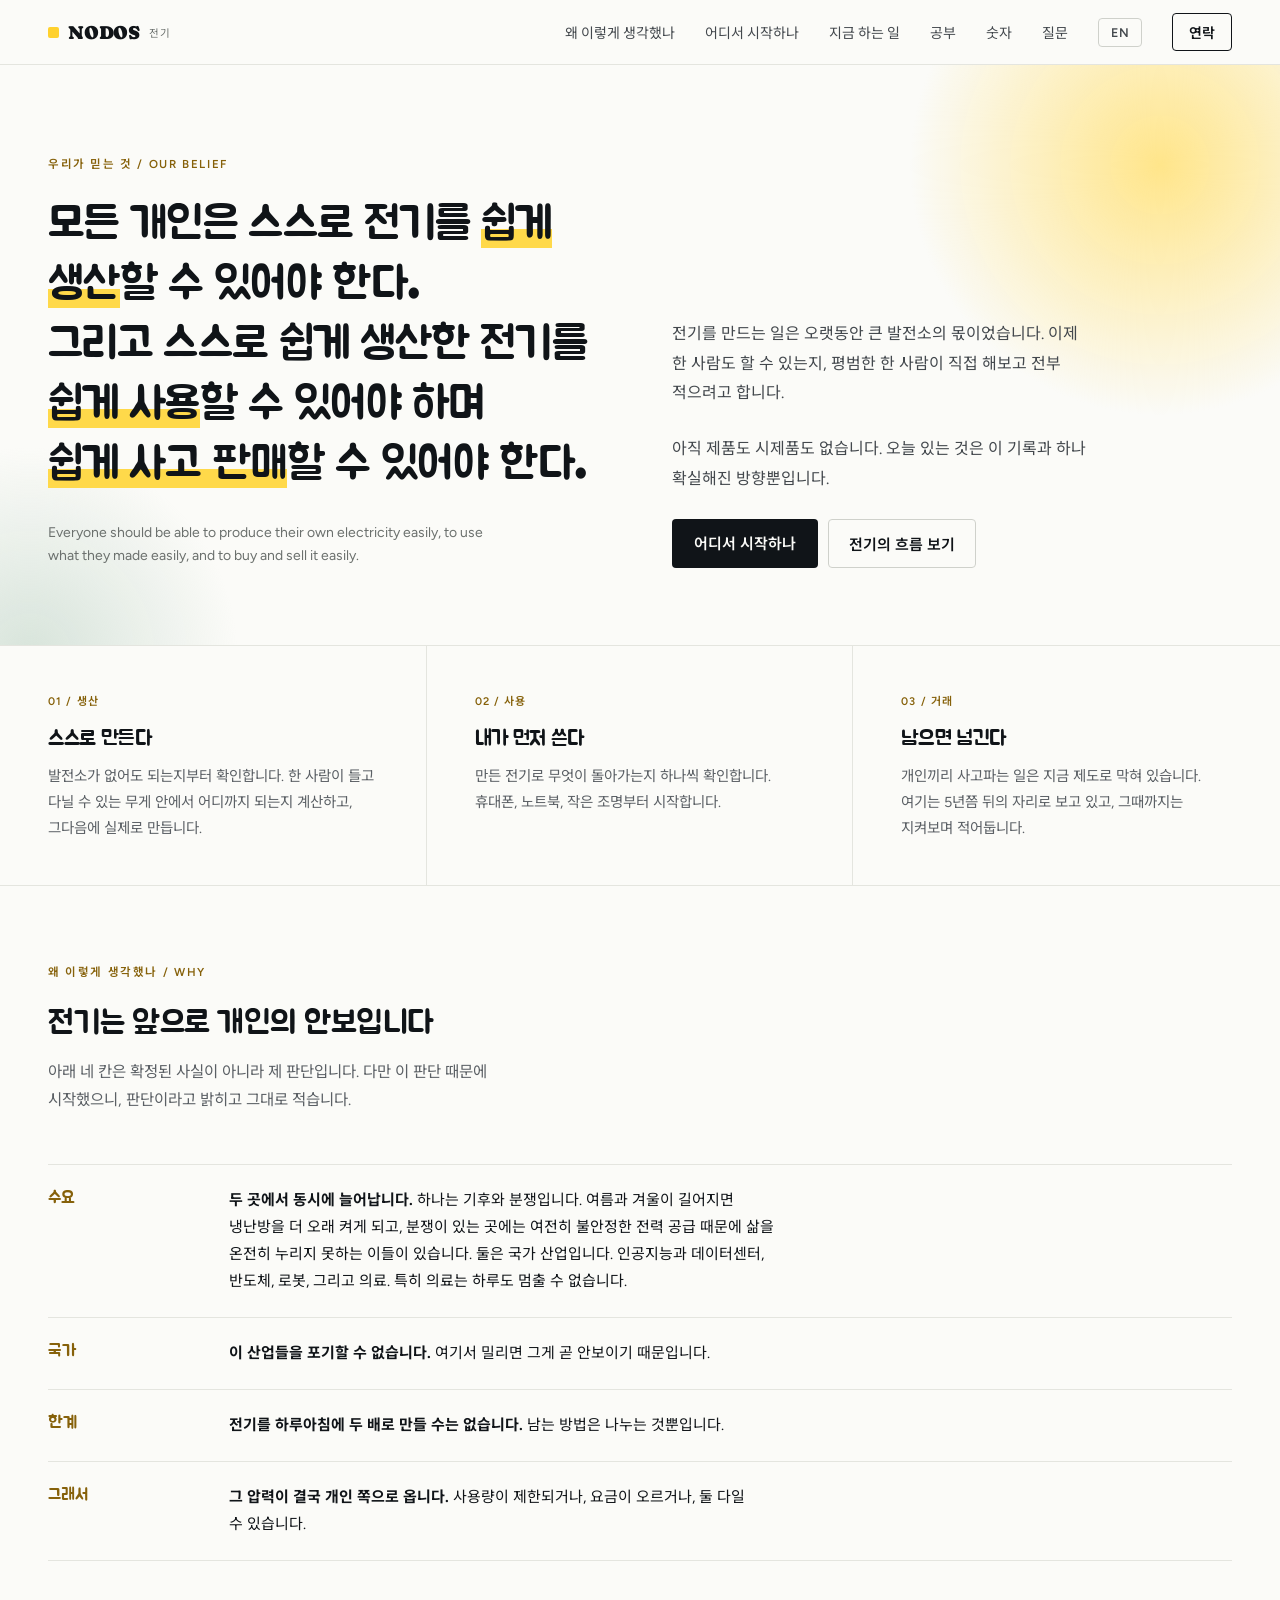
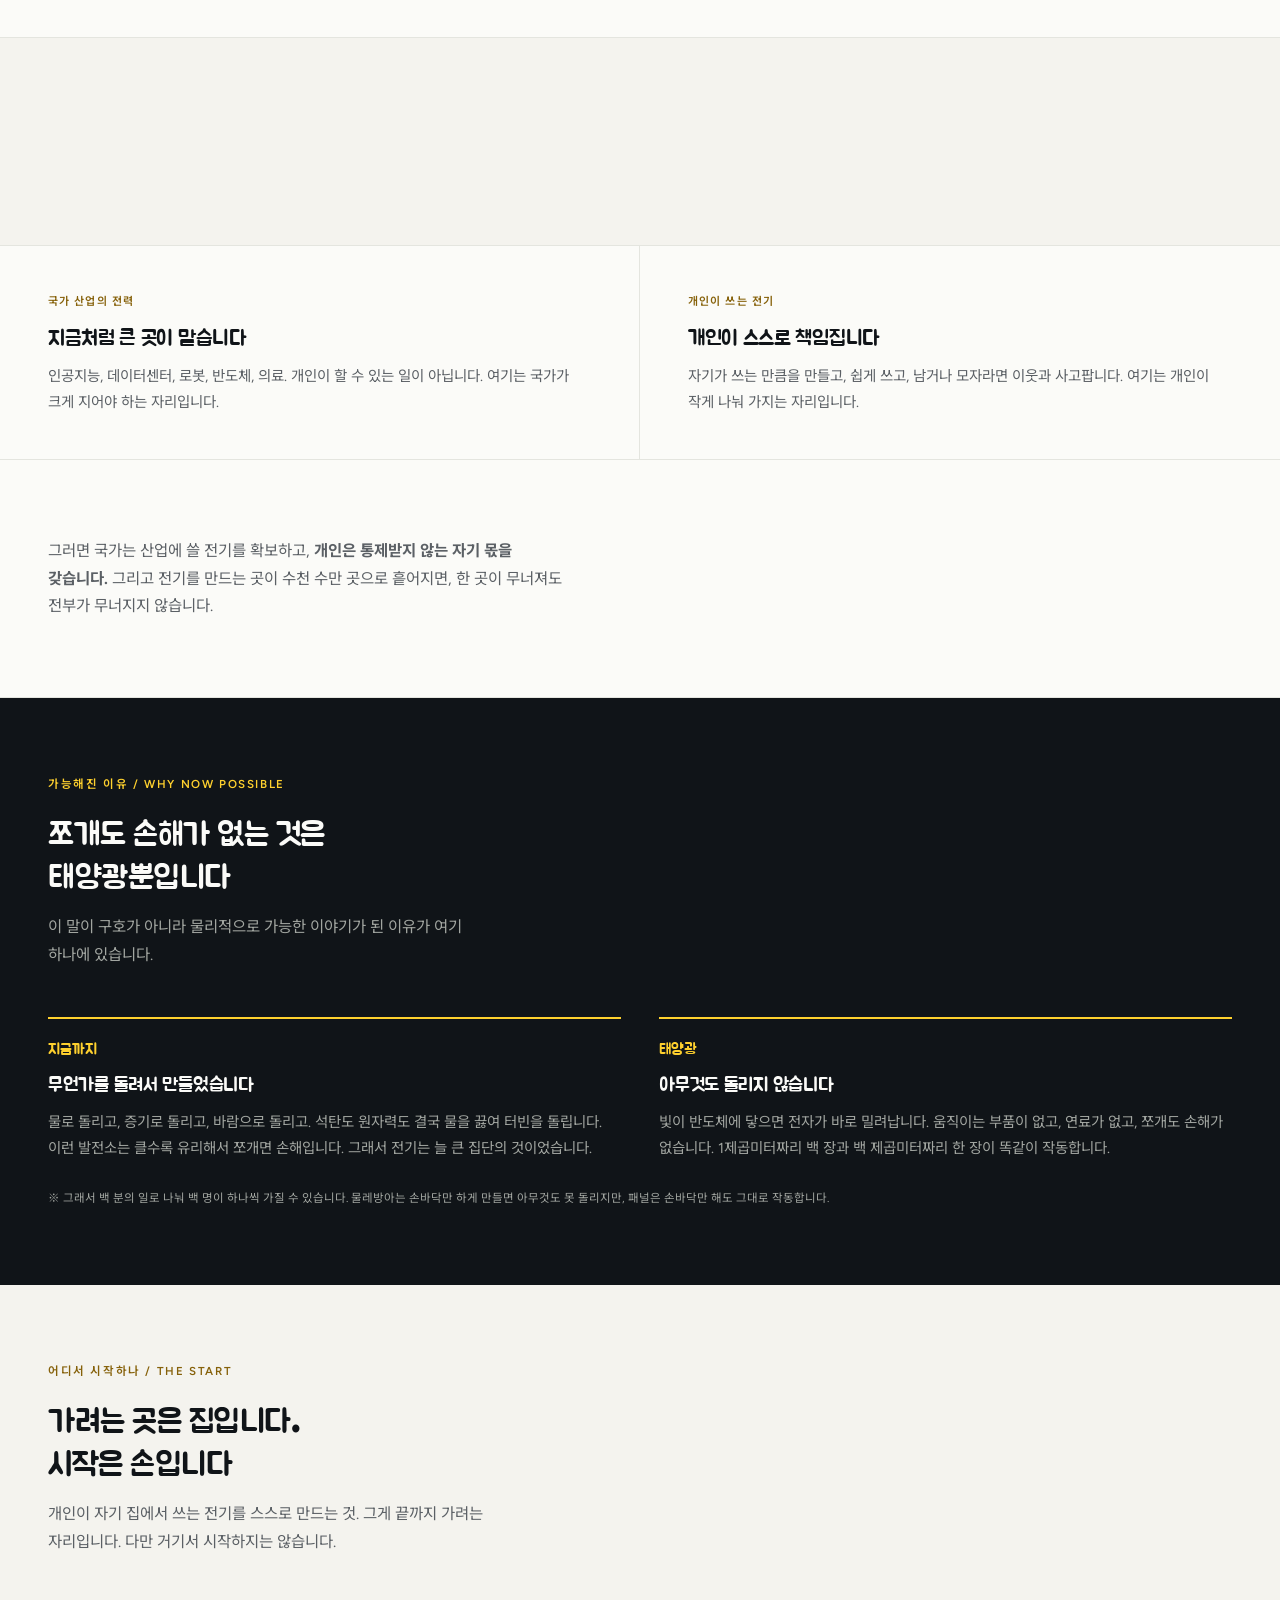
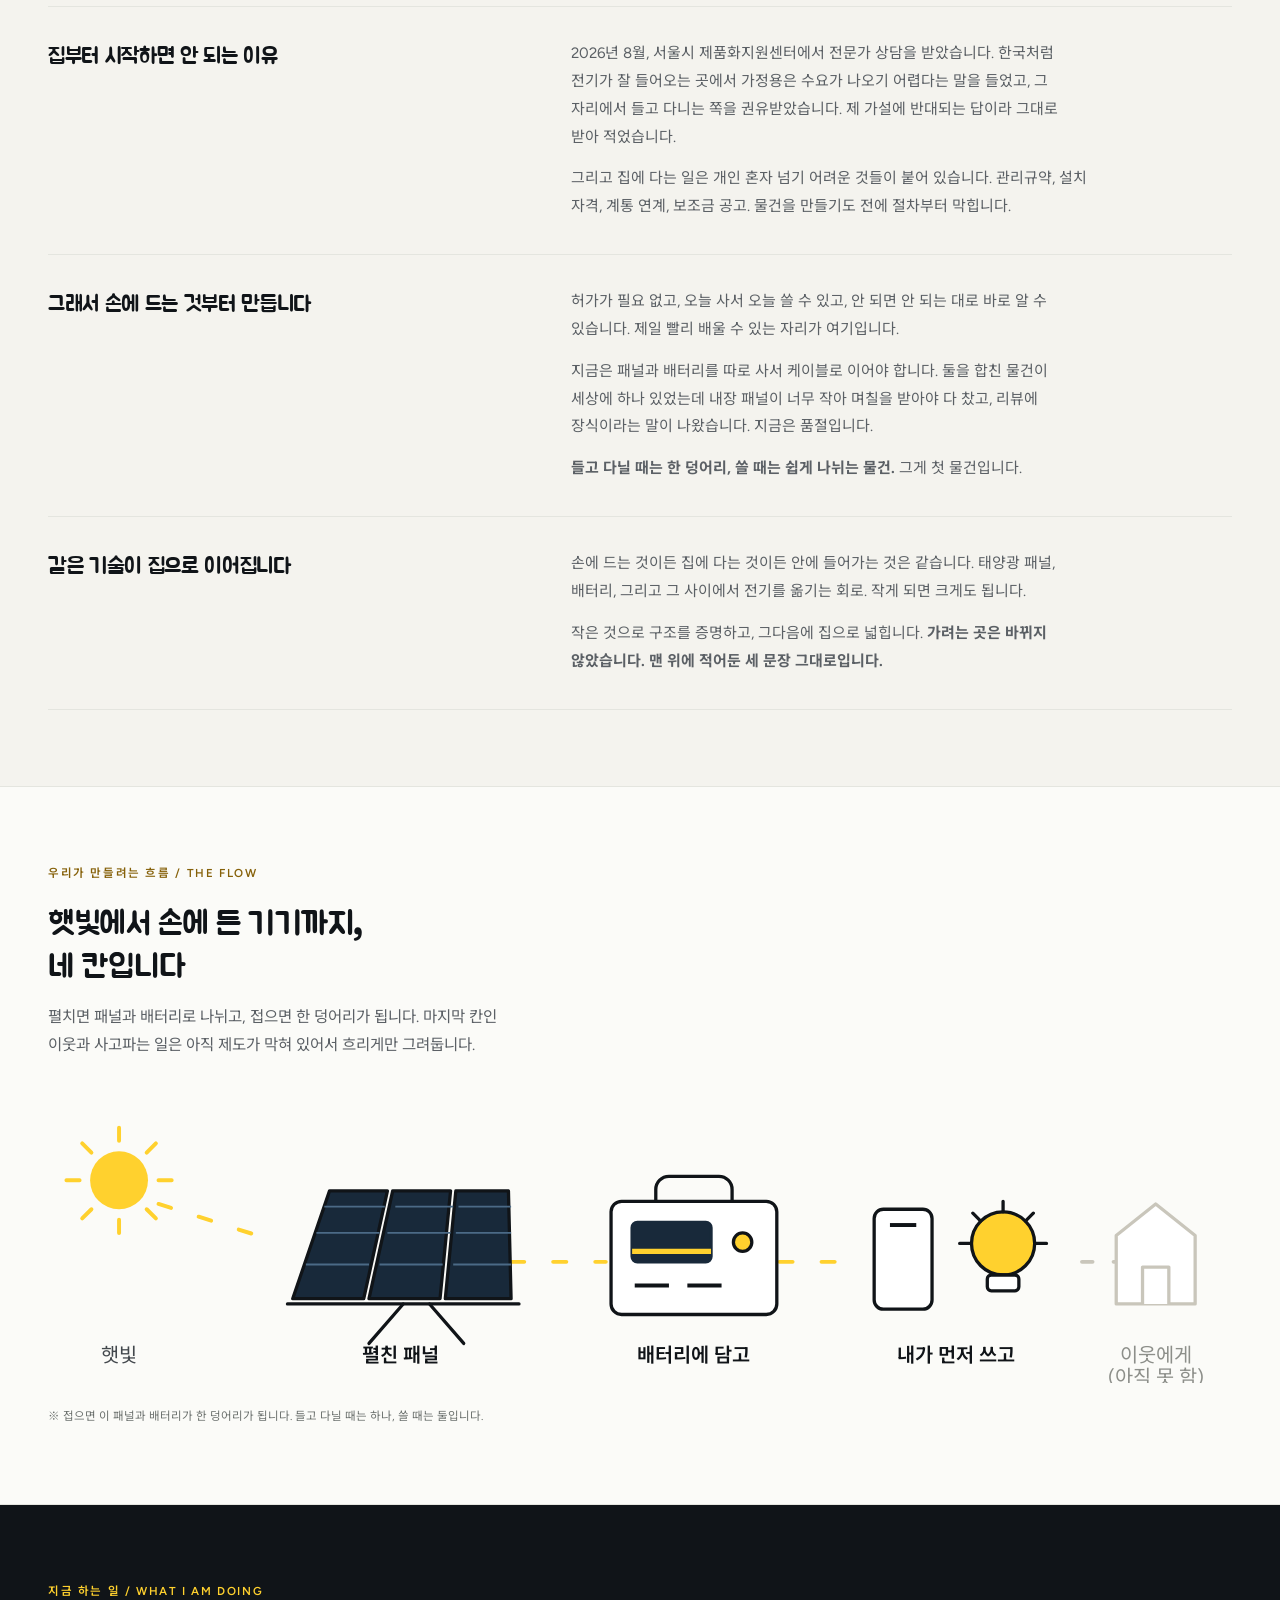
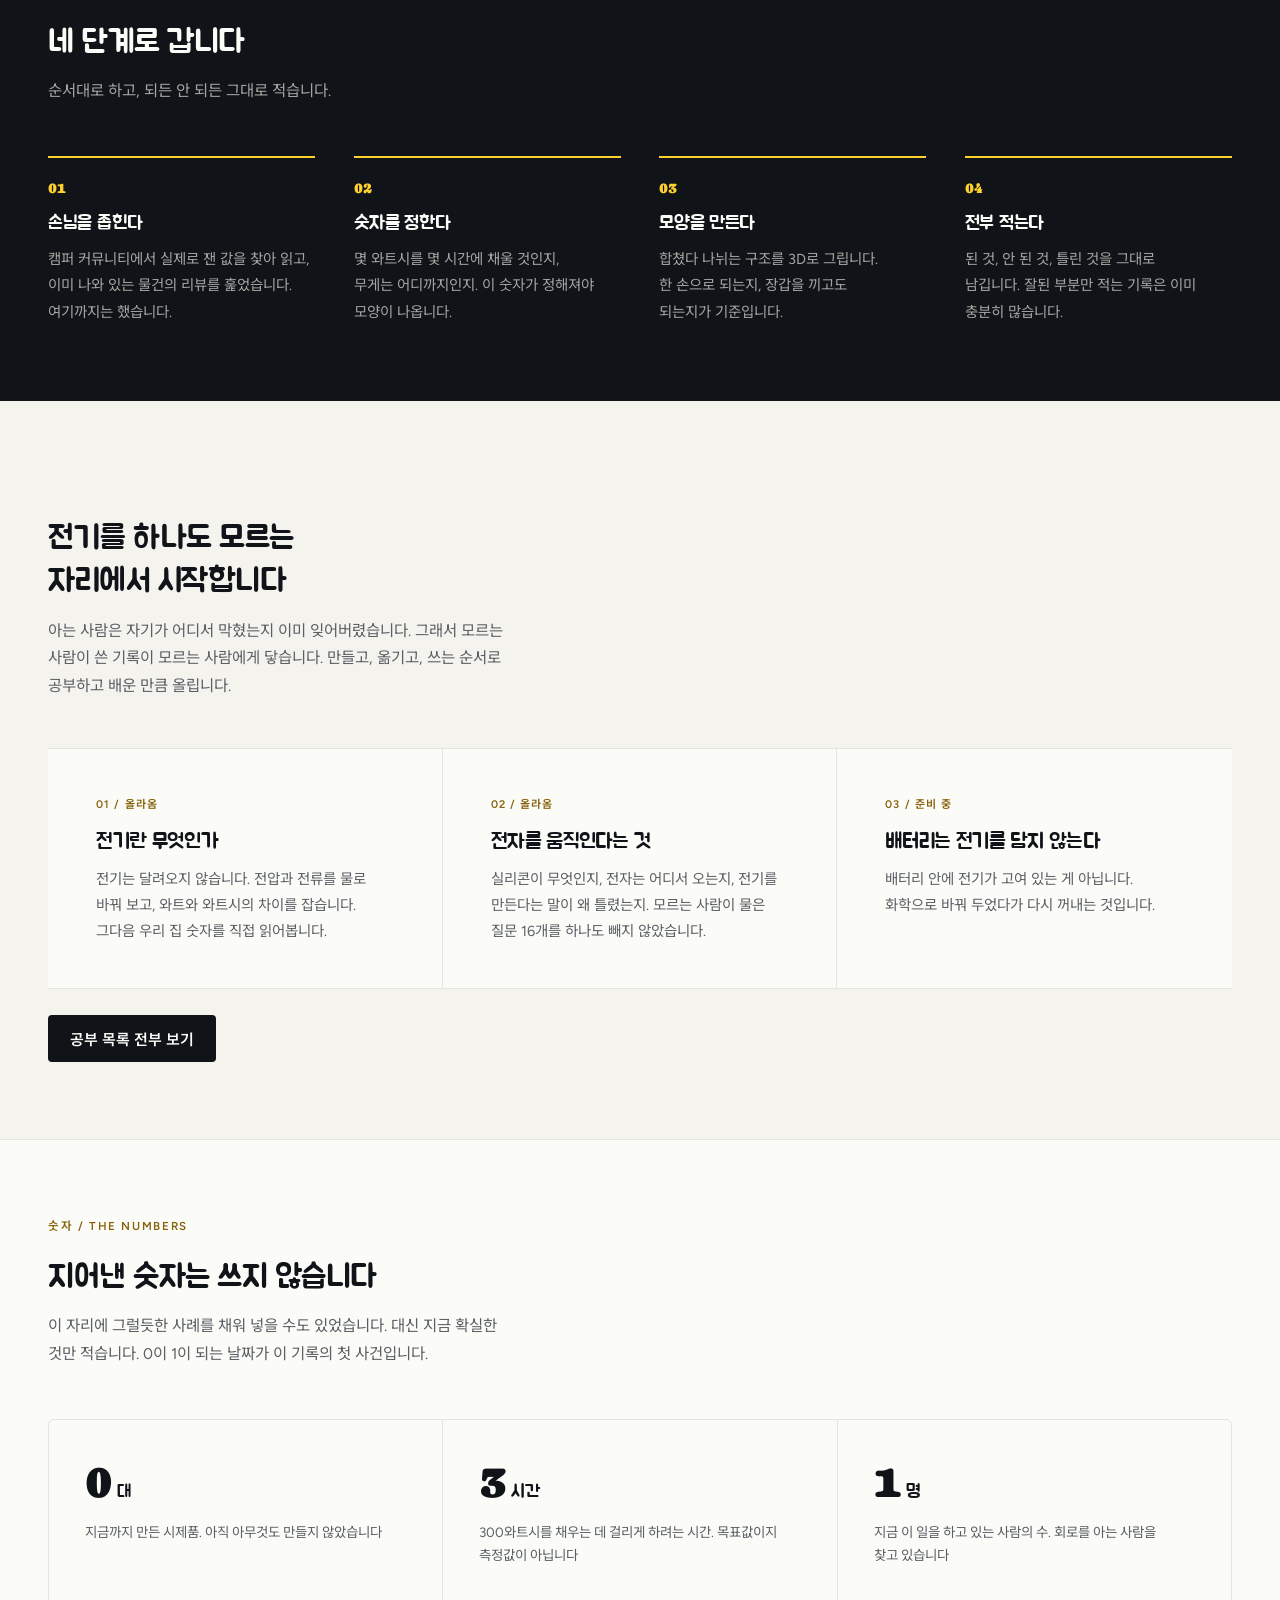
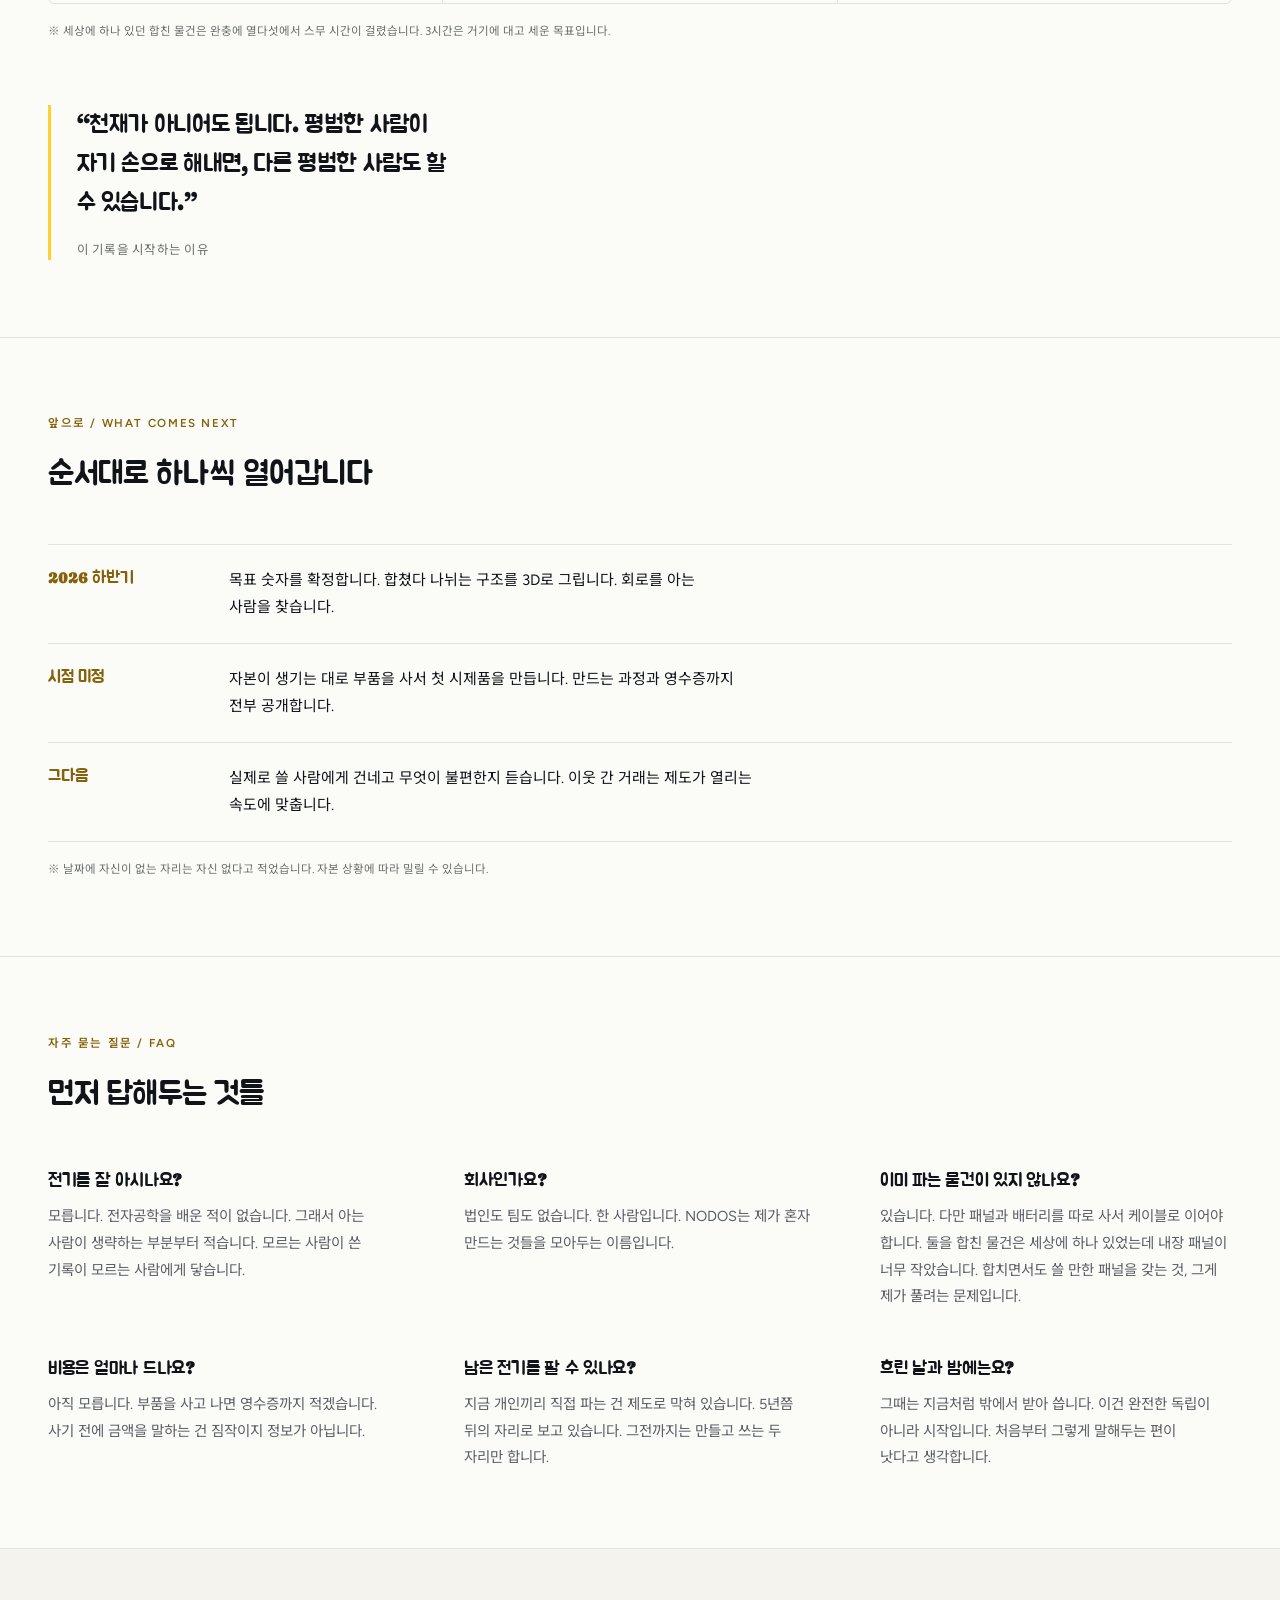
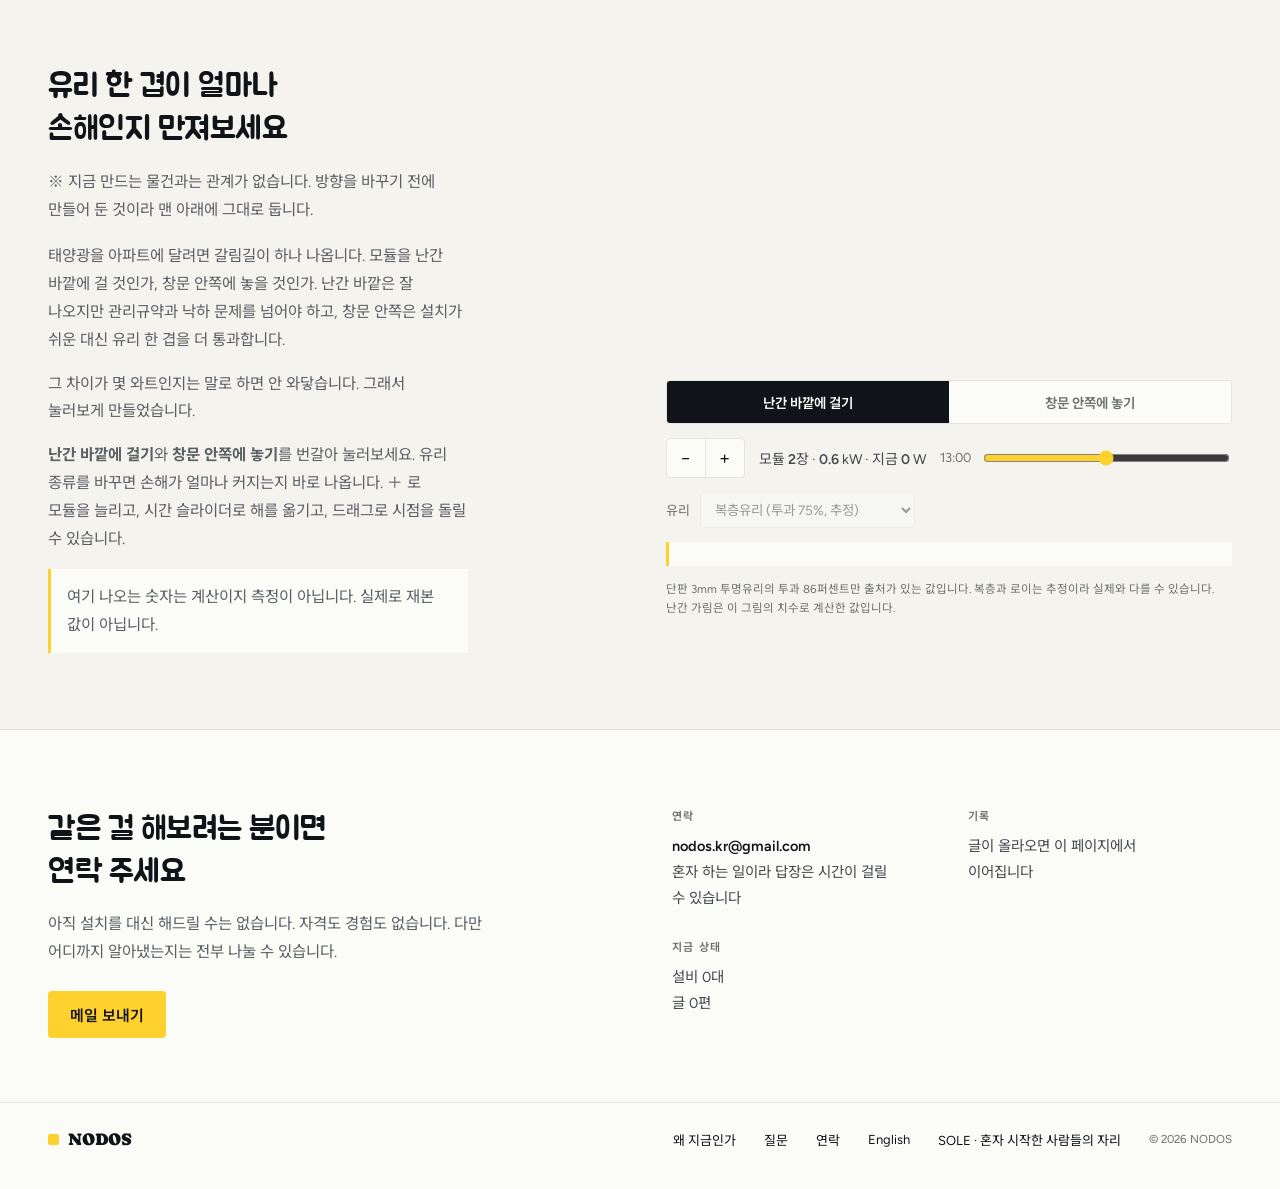
<file: index.html>
<!DOCTYPE html>
<html lang="ko">
<head>
<meta charset="utf-8">
<meta name="viewport" content="width=device-width, initial-scale=1">
<title>NODOS</title>
<meta name="description" content="모든 개인은 스스로 전기를 쉽게 만들 수 있어야 한다. 평범한 한 사람이 들고 다니는 발전기를 만들며 전부 적는 기록.">
<link rel="preconnect" href="https://fonts.googleapis.com">
<link rel="preconnect" href="https://fonts.gstatic.com" crossorigin>
<link rel="stylesheet" href="https://fonts.googleapis.com/css2?family=Caprasimo&family=Figtree:wght@400;600;700&family=Jua&family=Noto+Sans+KR:wght@400;500;700&display=swap">
<script src="./balcony-viewer.js"></script>
<style>
  :root{
    --bg:#fbfbf8;
    --ink:#101418;
    --ink-2:#43484d;
    --ink-3:#5b6065;
    --ink-4:#6b706d;
    --line:#e4e5df;
    --line-2:#cfd1cb;
    --gold:#86610a;
    --yellow:#ffd12e;
    --yellow-soft:#ffd94a;
    --dark:#101418;
    --on-dark:#fbfbf8;
    --on-dark-2:#a2a6a1;
    --tint:#f4f3ee;
    --display:'Caprasimo','Jua',system-ui,sans-serif;
    --sans:'Figtree','Noto Sans KR',system-ui,-apple-system,sans-serif;
    --pad:clamp(20px,4vw,48px);
    --w:1280px;
  }

  *{box-sizing:border-box}
  html{scroll-behavior:smooth;-webkit-text-size-adjust:100%}
  body{
    margin:0;background:var(--bg);color:var(--ink);
    font-family:var(--sans);
    text-wrap:pretty;word-break:keep-all;
    -webkit-font-smoothing:antialiased;overflow-x:clip;
  }
  h1,h2,h3,h4{font-family:var(--display);font-weight:400;letter-spacing:-.015em;margin:0}
  p{margin:0}
  a{color:var(--ink);text-decoration:none}
  a:hover{color:var(--gold)}
  :focus-visible{outline:2px solid var(--ink);outline-offset:3px}
  ::selection{background:var(--yellow-soft)}

  @keyframes flowdash{to{stroke-dashoffset:-32}}
  @keyframes sunpulse{0%,100%{opacity:.45;transform:scale(1)}50%{opacity:.8;transform:scale(1.06)}}
  @media (prefers-reduced-motion:reduce){*{animation:none !important;transition:none !important}}

  .inner{max-width:var(--w);margin:0 auto;padding:0 var(--pad)}
  .band{padding:clamp(52px,6vw,92px) 0}
  .band-sm{padding:clamp(48px,6vw,84px) 0}
  .rule{border-bottom:1px solid var(--line)}
  .tint{background:var(--tint)}

  .eyebrow{
    display:block;font-size:11.5px;font-weight:600;
    letter-spacing:.14em;text-transform:uppercase;
    color:var(--gold);margin-bottom:22px;
  }
  .h2{font-size:clamp(24px,2.5vw,36px);line-height:1.35}
  .lede{font-size:15.5px;line-height:1.8;color:var(--ink-3)}
  .hl{background:linear-gradient(to bottom,transparent 62%,var(--yellow-soft) 62%)}
  .note{margin-top:18px;font-size:11.5px;line-height:1.7;color:var(--ink-4)}

  /* 상단 */
  nav{position:sticky;top:0;z-index:20;background:rgba(251,251,248,.92);backdrop-filter:blur(10px);border-bottom:1px solid var(--line)}
  nav .inner{min-height:64px;padding-block:10px;display:flex;align-items:center;flex-wrap:wrap;row-gap:8px;column-gap:clamp(14px,2.4vw,30px)}
  .logo{display:flex;align-items:center;gap:9px;margin-right:auto;font-family:var(--display);font-size:19px;letter-spacing:-.01em;white-space:nowrap}
  .dot{width:11px;height:11px;background:var(--yellow);border-radius:2px}
  .latin{font-family:var(--sans);font-size:10.5px;letter-spacing:.1em;color:var(--ink-4)}
  nav a{font-size:14px;color:var(--ink-2);white-space:nowrap}
  nav a.lang{font-weight:600;padding:6px 12px;border:1px solid var(--line-2);border-radius:4px;font-size:12.5px;letter-spacing:.04em}
  nav a.lang:hover{border-color:var(--ink)}
  nav a.cta{font-weight:600;color:var(--ink);padding:8px 16px;border:1px solid var(--ink);border-radius:4px;transition:background .25s,color .25s,transform .25s}
  nav a.cta:hover{background:var(--ink);color:var(--bg);transform:translateY(-1px)}

  /* 첫 화면 */
  .hero{position:relative;overflow:hidden}
  .glow{position:absolute;pointer-events:none}
  .glow-sun{right:-140px;top:-160px;width:520px;height:520px}
  .glow-sun > div{width:100%;height:100%;border-radius:50%;background:radial-gradient(circle at 50% 50%,#ffe58a 0%,rgba(255,229,138,0) 68%);animation:sunpulse 9s ease-in-out infinite}
  .glow-green{left:-180px;bottom:-220px;width:420px;height:420px;border-radius:50%;background:radial-gradient(circle at 50% 50%,rgba(180,205,190,.5) 0%,rgba(180,205,190,0) 70%)}
  .hero .inner{
    position:relative;
    padding-top:clamp(52px,7vw,108px);padding-bottom:clamp(44px,6vw,84px);
    display:grid;grid-template-columns:repeat(auto-fit,minmax(300px,1fr));
    gap:clamp(32px,5vw,80px);align-items:end;
  }
  .hero h1{font-size:clamp(27px,3.5vw,50px);line-height:1.34;max-width:21ch}
  .hero h1 > span{display:block}
  .hero .en{margin-top:28px;font-size:14px;line-height:1.7;max-width:52ch;color:var(--ink-4)}
  .hero .side{display:flex;flex-direction:column;gap:26px}
  .hero .side p{font-size:16px;line-height:1.85;max-width:42ch;color:var(--ink-2)}
  .btns{display:flex;gap:10px;flex-wrap:wrap}
  .btn{font-size:15px;font-weight:600;padding:13px 22px;border-radius:4px;white-space:nowrap;transition:transform .25s,box-shadow .25s,border-color .25s,background .25s}
  .btn-dark{background:var(--ink);color:var(--bg)}
  .btn-dark:hover{color:var(--bg);transform:translateY(-2px);box-shadow:0 8px 20px rgba(16,20,24,.22)}
  .btn-line{padding:13px 20px;border:1px solid var(--line-2)}
  .btn-line:hover{transform:translateY(-2px);border-color:var(--ink);background:var(--yellow-soft);color:var(--ink)}
  .btn-yellow{background:var(--yellow);color:var(--ink)}
  .btn-yellow:hover{color:var(--ink);transform:translateY(-2px);box-shadow:0 8px 20px rgba(255,209,46,.45)}

  /* 세 자리 */
  .three{max-width:var(--w);margin:0 auto;display:grid;grid-template-columns:repeat(auto-fit,minmax(240px,1fr))}
  .three > div{padding:clamp(28px,3.4vw,44px) var(--pad);border-right:1px solid var(--line);transition:background .3s}
  .three > div:last-child{border-right:0}
  .three .num{font-size:11px;font-weight:600;letter-spacing:.1em;color:var(--gold)}
  .three h3{font-size:21px;line-height:1.45;margin:14px 0 10px}
  .three p{font-size:14.5px;line-height:1.8;color:var(--ink-3)}

  /* 전기의 흐름 */
  .flow-scroll{overflow-x:auto;padding-bottom:6px}
  .flow-scroll svg{display:block;width:100%;min-width:620px;height:auto}
  .flow-dash{animation:flowdash 1.6s linear infinite}

  /* 직접 해보기 */
  .try{display:grid;grid-template-columns:repeat(auto-fit,minmax(300px,1fr));gap:clamp(28px,4vw,56px);align-items:start}
  .try p{margin-bottom:16px;font-size:15.5px;line-height:1.8;max-width:42ch;color:var(--ink-3)}
  .try p:last-child{margin-bottom:0}
  .viewer-wrap{min-height:440px}
  .caveat{margin-top:16px;padding:14px 16px;border-left:3px solid var(--yellow);background:#fbfbf8;font-size:13.5px;line-height:1.75;color:var(--ink-2)}

  /* 참고 사진 두 장 */
  .photo{margin:0;border-bottom:1px solid var(--line);background:var(--tint);padding:clamp(40px,5vw,68px) 0}
  .photo-pair{
    max-width:var(--w);margin:0 auto;padding:0 var(--pad);
    display:grid;grid-template-columns:repeat(auto-fit,minmax(300px,1fr));gap:clamp(20px,3vw,34px);
  }
  .shot img{display:block;width:100%;height:auto;border-radius:4px;border:1px solid var(--line)}
  .shot .cap{margin-top:14px;font-size:14.5px;line-height:1.75;color:var(--ink-3)}
  .shot .cap b{color:var(--ink);font-weight:600}
  .photo figcaption{
    max-width:var(--w);margin:clamp(24px,3vw,34px) auto 0;padding:0 var(--pad);
    font-size:13px;line-height:1.8;color:var(--ink-4);
  }

  /* 왜 지금인가 */
  .row{display:grid;grid-template-columns:minmax(0,5fr) minmax(0,7fr);gap:12px clamp(24px,4vw,64px);padding:clamp(22px,2.6vw,34px) 0;border-top:1px solid var(--line)}
  .row:last-child{border-bottom:1px solid var(--line)}
  .row h3{font-size:clamp(19px,1.7vw,24px);line-height:1.45}
  .row p{font-size:15px;line-height:1.85;color:var(--ink-3);max-width:52ch}
  .row .body{display:flex;flex-direction:column;gap:14px}

  /* 네 단계 */
  .dark{background:var(--dark);color:#f4f4f0}
  .dark .eyebrow{color:var(--yellow)}
  .dark h2{color:var(--on-dark)}
  .dark .lede{color:var(--on-dark-2)}
  .steps{display:grid;grid-template-columns:repeat(auto-fit,minmax(215px,1fr));gap:clamp(28px,3vw,40px)}
  .steps > div{border-top:2px solid var(--yellow);padding-top:20px;transition:transform .3s}
  .steps .num{font-family:var(--display);font-size:15px;color:var(--yellow)}
  .steps h4{font-size:19px;line-height:1.45;margin:12px 0 10px;color:var(--on-dark)}
  .steps p{font-size:14.5px;line-height:1.8;color:var(--on-dark-2)}

  /* 숫자 */
  .stats{display:grid;grid-template-columns:repeat(auto-fit,minmax(190px,1fr));gap:1px;background:var(--line);border:1px solid var(--line);border-radius:6px;overflow:hidden}
  .stats > div{background:var(--bg);padding:clamp(24px,3vw,36px);transition:background .3s}
  .stats p{font-size:13.5px;line-height:1.7;color:var(--ink-3)}
  .stats p.stat{font-family:var(--display);font-size:clamp(34px,3.6vw,46px);line-height:1.15;margin-bottom:12px;letter-spacing:-.02em;color:var(--ink)}
  .stats p.stat .unit{font-size:.4em;letter-spacing:0}
  blockquote{
    margin:clamp(40px,5vw,64px) 0 0;padding-left:clamp(18px,2vw,26px);
    border-left:3px solid var(--yellow);
    font-family:var(--display);
    font-size:clamp(19px,1.9vw,26px);line-height:1.6;letter-spacing:-.015em;max-width:34ch;
  }
  blockquote .who{display:block;margin-top:18px;font-family:var(--sans);font-size:12.5px;letter-spacing:.02em;color:var(--ink-4)}

  /* 앞으로 */
  .stage-row{display:grid;grid-template-columns:130px minmax(0,1fr);gap:8px clamp(24px,4vw,56px);padding:22px 0;border-top:1px solid var(--line)}
  .stage-row:last-of-type{border-bottom:1px solid var(--line)}
  .stage-row .when{font-family:var(--display);font-size:17px;white-space:nowrap;color:var(--gold)}
  .stage-row p{font-size:15px;line-height:1.8;max-width:56ch}

  /* 질문 */
  .qa{display:grid;grid-template-columns:repeat(auto-fit,minmax(300px,1fr));gap:clamp(28px,3.4vw,44px) clamp(32px,5vw,72px)}
  .qa h4{font-size:18px;line-height:1.5;margin-bottom:10px}
  .qa p{font-size:14.5px;line-height:1.85;color:var(--ink-3)}

  /* 문의 */
  .contact .inner{
    padding-top:clamp(52px,6vw,92px);padding-bottom:clamp(44px,5vw,72px);
    display:grid;grid-template-columns:repeat(auto-fit,minmax(280px,1fr));gap:clamp(32px,5vw,72px);
  }
  .contact h2{margin-bottom:16px;max-width:20ch}
  .contact .lede{max-width:44ch}
  .meta{display:grid;grid-template-columns:repeat(auto-fit,minmax(180px,1fr));gap:26px 32px;align-content:start}
  .meta .k{display:block;font-size:11px;font-weight:600;letter-spacing:.12em;text-transform:uppercase;color:var(--ink-4);margin-bottom:10px}
  .meta p{font-size:14.5px;line-height:1.8;color:var(--ink-2)}
  .fill{background:var(--yellow-soft);padding:1px 5px;border-radius:2px}

  footer{border-top:1px solid var(--line)}
  footer .inner{padding-top:26px;padding-bottom:40px;display:flex;flex-wrap:wrap;gap:14px 28px;align-items:center;font-size:13px;color:var(--ink-4)}
  footer .logo{font-size:17px;color:var(--ink)}
  footer .stamp{font-size:11.5px}

  @media (max-width:720px){
    .row{grid-template-columns:1fr}
    .stage-row{grid-template-columns:1fr}
  }
</style>
</head>
<body>

<nav>
  <div class="inner">
    <span class="logo"><span class="dot"></span>NODOS<span class="latin">전기</span></span>
    <a href="#why">왜 이렇게 생각했나</a>
    <a href="#start">어디서 시작하나</a>
    <a href="#steps">지금 하는 일</a>
    <a href="study/index.html">공부</a>
    <a href="#numbers">숫자</a>
    <a href="#faq">질문</a>
    <a href="en/index.html" class="lang">EN</a>
    <a href="#contact" class="cta">연락</a>
  </div>
</nav>

<!-- 첫 화면. h1 은 사용자 본인 비전 원문이라 사실 주장이 아님 -->
<section class="hero rule">
  <div class="glow glow-sun" data-parallax="0.14"><div></div></div>
  <div class="glow glow-green" data-parallax="-0.07"></div>
  <div class="inner">
    <div>
      <span class="eyebrow" data-hero="0">우리가 믿는 것 / OUR BELIEF</span>
      <h1>
        <span data-hero="1">모든 개인은 스스로 전기를 <span class="hl">쉽게 생산</span>할 수 있어야 한다.</span>
        <span data-hero="2">그리고 스스로 쉽게 생산한 전기를 <span class="hl">쉽게 사용</span>할 수 있어야 하며</span>
        <span data-hero="3"><span class="hl">쉽게 사고 판매</span>할 수 있어야 한다.</span>
      </h1>
      <p class="en" data-hero="4">Everyone should be able to produce their own electricity easily, to use what they made easily, and to buy and sell it easily.</p>
    </div>
    <div class="side" data-hero="5">
      <p>전기를 만드는 일은 오랫동안 큰 발전소의 몫이었습니다. 이제 한 사람도 할 수 있는지, 평범한 한 사람이 직접 해보고 전부 적으려고 합니다.</p>
      <p>아직 제품도 시제품도 없습니다. 오늘 있는 것은 이 기록과 하나 확실해진 방향뿐입니다.</p>
      <div class="btns">
        <a href="#start" class="btn btn-dark">어디서 시작하나</a>
        <a href="#flow" class="btn btn-line">전기의 흐름 보기</a>
      </div>
    </div>
  </div>
</section>

<!-- 세 자리. 사용자 비전의 생산 / 소비 / 거래 구조 -->
<div class="rule">
  <div class="three" data-reveal-group>
    <div data-tilt>
      <span class="num">01 / 생산</span>
      <h3>스스로 만든다</h3>
      <p>발전소가 없어도 되는지부터 확인합니다. 한 사람이 들고 다닐 수 있는 무게 안에서 어디까지 되는지 계산하고, 그다음에 실제로 만듭니다.</p>
    </div>
    <div data-tilt>
      <span class="num">02 / 사용</span>
      <h3>내가 먼저 쓴다</h3>
      <p>만든 전기로 무엇이 돌아가는지 하나씩 확인합니다. 휴대폰, 노트북, 작은 조명부터 시작합니다.</p>
    </div>
    <div data-tilt>
      <span class="num">03 / 거래</span>
      <h3>남으면 넘긴다</h3>
      <p>개인끼리 사고파는 일은 지금 제도로 막혀 있습니다. 여기는 5년쯤 뒤의 자리로 보고 있고, 그때까지는 지켜보며 적어둡니다.</p>
    </div>
  </div>
</div>



<section id="why" class="band rule">
  <div class="inner">
    <span class="eyebrow" data-reveal>왜 이렇게 생각했나 / WHY</span>
    <h2 class="h2" data-reveal style="margin-bottom:14px;max-width:22ch">전기는 앞으로 개인의 안보입니다</h2>
    <p class="lede" data-reveal style="margin-bottom:clamp(34px,4vw,50px);max-width:48ch">아래 네 칸은 확정된 사실이 아니라 제 판단입니다. 다만 이 판단 때문에 시작했으니, 판단이라고 밝히고 그대로 적습니다.</p>

    <div class="stage-row" data-reveal>
      <span class="when">수요</span>
      <p><b>두 곳에서 동시에 늘어납니다.</b> 하나는 기후와 분쟁입니다. 여름과 겨울이 길어지면 냉난방을 더 오래 켜게 되고, 분쟁이 있는 곳에는 여전히 불안정한 전력 공급 때문에 삶을 온전히 누리지 못하는 이들이 있습니다. 둘은 국가 산업입니다. 인공지능과 데이터센터, 반도체, 로봇, 그리고 의료. 특히 의료는 하루도 멈출 수 없습니다.</p>
    </div>
    <div class="stage-row" data-reveal>
      <span class="when">국가</span>
      <p><b>이 산업들을 포기할 수 없습니다.</b> 여기서 밀리면 그게 곧 안보이기 때문입니다.</p>
    </div>
    <div class="stage-row" data-reveal>
      <span class="when">한계</span>
      <p><b>전기를 하루아침에 두 배로 만들 수는 없습니다.</b> 남는 방법은 나누는 것뿐입니다.</p>
    </div>
    <div class="stage-row" data-reveal>
      <span class="when">그래서</span>
      <p><b>그 압력이 결국 개인 쪽으로 옵니다.</b> 사용량이 제한되거나, 요금이 오르거나, 둘 다일 수 있습니다.</p>
    </div>
  </div>
</section>

<section class="band-sm rule tint">
  <div class="inner">
    <h2 class="h2" data-reveal style="margin-bottom:10px;max-width:16ch">그러니 역할을 나눕시다</h2>
  </div>
</section>
<div class="rule">
  <div class="three" data-reveal-group style="grid-template-columns:repeat(auto-fit,minmax(300px,1fr))">
    <div data-tilt>
      <span class="num">국가 산업의 전력</span>
      <h3>지금처럼 큰 곳이 맡습니다</h3>
      <p>인공지능, 데이터센터, 로봇, 반도체, 의료. 개인이 할 수 있는 일이 아닙니다. 여기는 국가가 크게 지어야 하는 자리입니다.</p>
    </div>
    <div data-tilt>
      <span class="num">개인이 쓰는 전기</span>
      <h3>개인이 스스로 책임집니다</h3>
      <p>자기가 쓰는 만큼을 만들고, 쉽게 쓰고, 남거나 모자라면 이웃과 사고팝니다. 여기는 개인이 작게 나눠 가지는 자리입니다.</p>
    </div>
  </div>
</div>
<section class="band-sm rule">
  <div class="inner">
    <p class="lede" data-reveal style="max-width:52ch">그러면 국가는 산업에 쓸 전기를 확보하고, <b>개인은 통제받지 않는 자기 몫을 갖습니다.</b> 그리고 전기를 만드는 곳이 수천 수만 곳으로 흩어지면, 한 곳이 무너져도 전부가 무너지지 않습니다.</p>
  </div>
</section>

<section class="dark band">
  <div class="inner">
    <span class="eyebrow" data-reveal>가능해진 이유 / WHY NOW POSSIBLE</span>
    <h2 class="h2" data-reveal style="margin-bottom:14px;max-width:22ch">쪼개도 손해가 없는 것은 태양광뿐입니다</h2>
    <p class="lede" data-reveal style="margin-bottom:clamp(34px,4vw,48px);max-width:48ch">이 말이 구호가 아니라 물리적으로 가능한 이야기가 된 이유가 여기 하나에 있습니다.</p>
    <div class="steps" data-reveal-group style="grid-template-columns:repeat(auto-fit,minmax(280px,1fr))">
      <div data-tilt>
        <span class="num">지금까지</span>
        <h4>무언가를 돌려서 만들었습니다</h4>
        <p>물로 돌리고, 증기로 돌리고, 바람으로 돌리고. 석탄도 원자력도 결국 물을 끓여 터빈을 돌립니다. 이런 발전소는 클수록 유리해서 쪼개면 손해입니다. 그래서 전기는 늘 큰 집단의 것이었습니다.</p>
      </div>
      <div data-tilt>
        <span class="num">태양광</span>
        <h4>아무것도 돌리지 않습니다</h4>
        <p>빛이 반도체에 닿으면 전자가 바로 밀려납니다. 움직이는 부품이 없고, 연료가 없고, 쪼개도 손해가 없습니다. 1제곱미터짜리 백 장과 백 제곱미터짜리 한 장이 똑같이 작동합니다.</p>
      </div>
    </div>
    <p class="note" style="margin-top:28px;color:var(--on-dark-2)">※ 그래서 백 분의 일로 나눠 백 명이 하나씩 가질 수 있습니다. 물레방아는 손바닥만 하게 만들면 아무것도 못 돌리지만, 패널은 손바닥만 해도 그대로 작동합니다.</p>
  </div>
</section>

<section id="start" class="band rule tint">
  <div class="inner">
    <span class="eyebrow" data-reveal>어디서 시작하나 / THE START</span>
    <h2 class="h2" data-reveal style="margin-bottom:14px;max-width:22ch">가려는 곳은 집입니다. 시작은 손입니다</h2>
    <p class="lede" data-reveal style="margin-bottom:clamp(34px,4vw,50px);max-width:50ch">개인이 자기 집에서 쓰는 전기를 스스로 만드는 것. 그게 끝까지 가려는 자리입니다. 다만 거기서 시작하지는 않습니다.</p>

    <div class="row" data-reveal>
      <h3>집부터 시작하면 안 되는 이유</h3>
      <div class="body">
        <p>2026년 8월, 서울시 제품화지원센터에서 전문가 상담을 받았습니다. 한국처럼 전기가 잘 들어오는 곳에서 가정용은 수요가 나오기 어렵다는 말을 들었고, 그 자리에서 들고 다니는 쪽을 권유받았습니다. 제 가설에 반대되는 답이라 그대로 받아 적었습니다.</p>
        <p>그리고 집에 다는 일은 개인 혼자 넘기 어려운 것들이 붙어 있습니다. 관리규약, 설치 자격, 계통 연계, 보조금 공고. 물건을 만들기도 전에 절차부터 막힙니다.</p>
      </div>
    </div>
    <div class="row" data-reveal>
      <h3>그래서 손에 드는 것부터 만듭니다</h3>
      <div class="body">
        <p>허가가 필요 없고, 오늘 사서 오늘 쓸 수 있고, 안 되면 안 되는 대로 바로 알 수 있습니다. 제일 빨리 배울 수 있는 자리가 여기입니다.</p>
        <p>지금은 패널과 배터리를 따로 사서 케이블로 이어야 합니다. 둘을 합친 물건이 세상에 하나 있었는데 내장 패널이 너무 작아 며칠을 받아야 다 찼고, 리뷰에 장식이라는 말이 나왔습니다. 지금은 품절입니다.</p>
        <p><b>들고 다닐 때는 한 덩어리, 쓸 때는 쉽게 나뉘는 물건.</b> 그게 첫 물건입니다.</p>
      </div>
    </div>
    <div class="row" data-reveal>
      <h3>같은 기술이 집으로 이어집니다</h3>
      <div class="body">
        <p>손에 드는 것이든 집에 다는 것이든 안에 들어가는 것은 같습니다. 태양광 패널, 배터리, 그리고 그 사이에서 전기를 옮기는 회로. 작게 되면 크게도 됩니다.</p>
        <p>작은 것으로 구조를 증명하고, 그다음에 집으로 넓힙니다. <b>가려는 곳은 바뀌지 않았습니다. 맨 위에 적어둔 세 문장 그대로입니다.</b></p>
      </div>
    </div>  </div>
</section>

<section id="flow" class="band-sm rule">
  <div class="inner">
    <span class="eyebrow" data-reveal>우리가 만들려는 흐름 / THE FLOW</span>
    <h2 class="h2" data-reveal style="margin-bottom:14px;max-width:24ch">햇빛에서 손에 든 기기까지, 네 칸입니다</h2>
    <p class="lede" data-reveal style="margin-bottom:clamp(30px,3.6vw,48px);max-width:48ch">펼치면 패널과 배터리로 나뉘고, 접으면 한 덩어리가 됩니다. 마지막 칸인 이웃과 사고파는 일은 아직 제도가 막혀 있어서 흐리게만 그려둡니다.</p>
    <div class="flow-scroll" data-reveal>
      <svg viewBox="0 0 900 212" role="img" aria-label="햇빛이 펼친 태양광 패널로 들어와 배터리에 담기고, 그 전기로 기기를 쓰고, 남으면 이웃에게 흐르는 그림">

        <g class="flow-dash" stroke="#ffd12e" stroke-width="3" fill="none" stroke-linecap="round" stroke-dasharray="10 22">
          <path d="M84 76L172 104" />
          <path d="M352 120h72" />
          <path d="M556 120h64" />
        </g>
        <g stroke="#c9c6bb" stroke-width="3" fill="none" stroke-linecap="round" stroke-dasharray="8 16">
          <path d="M786 120h74" />
        </g>

        <circle cx="54" cy="58" r="22" fill="#ffd12e" />
        <g stroke="#ffd12e" stroke-width="3" stroke-linecap="round" fill="none">
          <path d="M54 18v10M54 88v10M14 58h10M84 58h10M26 30l7 7M75 80l7 7M82 30l-7 7M33 80l-7 7" />
        </g>

        <g stroke="#101418" stroke-width="2.5" stroke-linejoin="round" fill="#18293a">
          <path d="M186 148L214 66l44 0-18 82z" />
          <path d="M244 148L262 66l44 0-8 82z" />
          <path d="M302 148L310 66l40 0 2 82z" />
        </g>
        <g stroke="#4b6a86" stroke-width="1.4" fill="none">
          <path d="M196 122h48M204 98h48M210 78h46" />
          <path d="M252 122h48M258 98h48M264 78h44" />
          <path d="M308 122h44M310 98h42M312 78h40" />
        </g>
        <g stroke="#101418" stroke-width="2.5" stroke-linecap="round">
          <path d="M182 152h176" />
          <path d="M270 152l-26 30M290 152l26 30" />
        </g>

        <g stroke="#101418" stroke-width="2.5" stroke-linejoin="round">
          <rect x="428" y="74" width="126" height="86" rx="8" fill="#ffffff" />
          <path d="M462 74v-9a10 10 0 0 1 10-10h38a10 10 0 0 1 10 10v9" fill="none" />
          <rect x="444" y="90" width="60" height="30" rx="4" fill="#18293a" stroke="#18293a" />
          <path d="M444 112h60" stroke="#ffd12e" stroke-width="4" />
          <circle cx="528" cy="105" r="7" fill="#ffd12e" />
          <path d="M446 138h26M486 138h26" stroke-width="3" />
        </g>

        <g stroke="#101418" stroke-width="2.5" stroke-linejoin="round">
          <rect x="628" y="80" width="44" height="76" rx="7" fill="#ffffff" />
          <path d="M640 92h20" stroke-width="3" />
          <circle cx="726" cy="106" r="24" fill="#ffd12e" />
          <path d="M726 82v-8M702 106h-9M750 106h9M709 89l-6-6M743 89l6-6" fill="none" stroke-width="2.5" stroke-linecap="round" />
          <rect x="714" y="130" width="24" height="12" rx="3" fill="#ffffff" />
        </g>

        <g stroke="#c9c6bb" stroke-width="2.5" stroke-linejoin="round" fill="#ffffff">
          <path d="M812 152v-52l30-24 30 24v52z" />
          <path d="M832 152v-28h20v28" />
        </g>

        <g font-family="Figtree, 'Noto Sans KR', sans-serif" font-size="15" fill="#43484d">
          <text x="54" y="196" text-anchor="middle">햇빛</text>
          <text x="268" y="196" text-anchor="middle" fill="#101418" font-weight="600">펼친 패널</text>
          <text x="491" y="196" text-anchor="middle" fill="#101418" font-weight="600">배터리에 담고</text>
          <text x="690" y="196" text-anchor="middle" fill="#101418" font-weight="600">내가 먼저 쓰고</text>
          <text x="842" y="196" text-anchor="middle" fill="#8d8f8a">이웃에게<tspan x="842" dy="17">(아직 못 함)</tspan></text>
        </g>
      </svg>
    </div>
    <p class="note" style="margin-top:18px">※ 접으면 이 패널과 배터리가 한 덩어리가 됩니다. 들고 다닐 때는 하나, 쓸 때는 둘입니다.</p>
  </div>
</section>

<!-- 작동 방식 자리를 실제로 할 일 네 단계로. 서비스 절차 아님 -->
<section id="steps" class="dark band">
  <div class="inner">
    <span class="eyebrow" data-reveal>지금 하는 일 / WHAT I AM DOING</span>
    <h2 class="h2" data-reveal style="margin-bottom:14px;max-width:24ch">네 단계로 갑니다</h2>
    <p class="lede" data-reveal style="margin-bottom:clamp(36px,4vw,56px);max-width:46ch">순서대로 하고, 되든 안 되든 그대로 적습니다.</p>
    <div class="steps" data-reveal-group>
      <div data-tilt>
        <span class="num">01</span>
        <h4>손님을 좁힌다</h4>
        <p>캠퍼 커뮤니티에서 실제로 잰 값을 찾아 읽고, 이미 나와 있는 물건의 리뷰를 훑었습니다. 여기까지는 했습니다.</p>
      </div>
      <div data-tilt>
        <span class="num">02</span>
        <h4>숫자를 정한다</h4>
        <p>몇 와트시를 몇 시간에 채울 것인지, 무게는 어디까지인지. 이 숫자가 정해져야 모양이 나옵니다.</p>
      </div>
      <div data-tilt>
        <span class="num">03</span>
        <h4>모양을 만든다</h4>
        <p>합쳤다 나뉘는 구조를 3D로 그립니다. 한 손으로 되는지, 장갑을 끼고도 되는지가 기준입니다.</p>
      </div>
      <div data-tilt>
        <span class="num">04</span>
        <h4>전부 적는다</h4>
        <p>된 것, 안 된 것, 틀린 것을 그대로 남깁니다. 잘된 부분만 적는 기록은 이미 충분히 많습니다.</p>
      </div>
    </div>
  </div>
</section>

<section id="study" class="band rule tint">
  <div class="inner">
    <span class="eyebrow" data-reveal>공부 / STUDY</span>
    <h2 class="h2" data-reveal style="margin-bottom:14px;max-width:24ch">전기를 하나도 모르는 자리에서 시작합니다</h2>
    <p class="lede" data-reveal style="margin-bottom:clamp(32px,4vw,48px);max-width:48ch">아는 사람은 자기가 어디서 막혔는지 이미 잊어버렸습니다. 그래서 모르는 사람이 쓴 기록이 모르는 사람에게 닿습니다. 만들고, 옮기고, 쓰는 순서로 공부하고 배운 만큼 올립니다.</p>

    <div class="three" style="border-top:1px solid var(--line);border-bottom:1px solid var(--line);background:var(--bg)" data-reveal-group>
      <div data-tilt>
        <span class="num">01 / 올라옴</span>
        <h3><a href="study/01.html" style="text-decoration:none">전기란 무엇인가</a></h3>
        <p>전기는 달려오지 않습니다. 전압과 전류를 물로 바꿔 보고, 와트와 와트시의 차이를 잡습니다. 그다음 우리 집 숫자를 직접 읽어봅니다.</p>
      </div>
      <div data-tilt>
        <span class="num">02 / 올라옴</span>
        <h3><a href="study/02.html" style="text-decoration:none">전자를 움직인다는 것</a></h3>
        <p>실리콘이 무엇인지, 전자는 어디서 오는지, 전기를 만든다는 말이 왜 틀렸는지. 모르는 사람이 물은 질문 16개를 하나도 빼지 않았습니다.</p>
      </div>
      <div data-tilt>
        <span class="num">03 / 준비 중</span>
        <h3>배터리는 전기를 담지 않는다</h3>
        <p>배터리 안에 전기가 고여 있는 게 아닙니다. 화학으로 바꿔 두었다가 다시 꺼내는 것입니다.</p>
      </div>
    </div>

    <p style="margin-top:26px" data-reveal><a href="study/index.html" class="btn btn-dark" style="display:inline-block">공부 목록 전부 보기</a></p>
  </div>
</section>

<section id="numbers" class="band rule">
  <div class="inner">
    <span class="eyebrow" data-reveal>숫자 / THE NUMBERS</span>
    <h2 class="h2" data-reveal style="margin-bottom:14px;max-width:22ch">지어낸 숫자는 쓰지 않습니다</h2>
    <p class="lede" data-reveal style="margin-bottom:clamp(36px,4vw,52px);max-width:48ch">이 자리에 그럴듯한 사례를 채워 넣을 수도 있었습니다. 대신 지금 확실한 것만 적습니다. 0이 1이 되는 날짜가 이 기록의 첫 사건입니다.</p>

    <div class="stats" data-reveal-group>
      <div data-tilt>
        <p class="stat"><span data-count="0" data-decimals="0">0</span><span class="unit"> 대</span></p>
        <p>지금까지 만든 시제품. 아직 아무것도 만들지 않았습니다</p>
      </div>
      <div data-tilt>
        <p class="stat"><span data-count="3" data-decimals="0">3</span><span class="unit"> 시간</span></p>
        <p>300와트시를 채우는 데 걸리게 하려는 시간. 목표값이지 측정값이 아닙니다</p>
      </div>
      <div data-tilt>
        <p class="stat"><span data-count="1" data-decimals="0">1</span><span class="unit"> 명</span></p>
        <p>지금 이 일을 하고 있는 사람의 수. 회로를 아는 사람을 찾고 있습니다</p>
      </div>
    </div>
    <p class="note">※ 세상에 하나 있던 합친 물건은 완충에 열다섯에서 스무 시간이 걸렸습니다. 3시간은 거기에 대고 세운 목표입니다.</p>

    <blockquote data-reveal>“천재가 아니어도 됩니다. 평범한 사람이 자기 손으로 해내면, 다른 평범한 사람도 할 수 있습니다.”<span class="who">이 기록을 시작하는 이유</span></blockquote>
  </div>
</section>

<section id="plan" class="band rule">
  <div class="inner">
    <span class="eyebrow" data-reveal>앞으로 / WHAT COMES NEXT</span>
    <h2 class="h2" data-reveal style="margin-bottom:clamp(32px,4vw,48px);max-width:22ch">순서대로 하나씩 열어갑니다</h2>

    <div class="stage-row" data-reveal>
      <span class="when">2026 하반기</span>
      <p>목표 숫자를 확정합니다. 합쳤다 나뉘는 구조를 3D로 그립니다. 회로를 아는 사람을 찾습니다.</p>
    </div>
    <div class="stage-row" data-reveal>
      <span class="when">시점 미정</span>
      <p>자본이 생기는 대로 부품을 사서 첫 시제품을 만듭니다. 만드는 과정과 영수증까지 전부 공개합니다.</p>
    </div>
    <div class="stage-row" data-reveal>
      <span class="when">그다음</span>
      <p>실제로 쓸 사람에게 건네고 무엇이 불편한지 듣습니다. 이웃 간 거래는 제도가 열리는 속도에 맞춥니다.</p>
    </div>

    <p class="note">※ 날짜에 자신이 없는 자리는 자신 없다고 적었습니다. 자본 상황에 따라 밀릴 수 있습니다.</p>
  </div>
</section>

<section id="faq" class="band rule">
  <div class="inner">
    <span class="eyebrow" data-reveal>자주 묻는 질문 / FAQ</span>
    <h2 class="h2" data-reveal style="margin-bottom:clamp(34px,4vw,52px);max-width:22ch">먼저 답해두는 것들</h2>
    <div class="qa" data-reveal-group>
      <div>
        <h4>전기를 잘 아시나요?</h4>
        <p>모릅니다. 전자공학을 배운 적이 없습니다. 그래서 아는 사람이 생략하는 부분부터 적습니다. 모르는 사람이 쓴 기록이 모르는 사람에게 닿습니다.</p>
      </div>
      <div>
        <h4>회사인가요?</h4>
        <p>법인도 팀도 없습니다. 한 사람입니다. NODOS는 제가 혼자 만드는 것들을 모아두는 이름입니다.</p>
      </div>
      <div>
        <h4>이미 파는 물건이 있지 않나요?</h4>
        <p>있습니다. 다만 패널과 배터리를 따로 사서 케이블로 이어야 합니다. 둘을 합친 물건은 세상에 하나 있었는데 내장 패널이 너무 작았습니다. 합치면서도 쓸 만한 패널을 갖는 것, 그게 제가 풀려는 문제입니다.</p>
      </div>
      <div>
        <h4>비용은 얼마나 드나요?</h4>
        <p>아직 모릅니다. 부품을 사고 나면 영수증까지 적겠습니다. 사기 전에 금액을 말하는 건 짐작이지 정보가 아닙니다.</p>
      </div>
      <div>
        <h4>남은 전기를 팔 수 있나요?</h4>
        <p>지금 개인끼리 직접 파는 건 제도로 막혀 있습니다. 5년쯤 뒤의 자리로 보고 있습니다. 그전까지는 만들고 쓰는 두 자리만 합니다.</p>
      </div>
      <div>
        <h4>흐린 날과 밤에는요?</h4>
        <p>그때는 지금처럼 밖에서 받아 씁니다. 이건 완전한 독립이 아니라 시작입니다. 처음부터 그렇게 말해두는 편이 낫다고 생각합니다.</p>
      </div>
    </div>
  </div>
</section>

<section id="game" class="band rule tint">
  <div class="inner">
    <div class="try">
      <div>
        <span class="eyebrow" data-reveal>재미로 / JUST FOR FUN</span>
        <h2 class="h2" data-reveal style="margin-bottom:14px;max-width:22ch">유리 한 겹이 얼마나 손해인지 만져보세요</h2>
        <p class="note" data-reveal style="margin-bottom:18px">※ 지금 만드는 물건과는 관계가 없습니다. 방향을 바꾸기 전에 만들어 둔 것이라 맨 아래에 그대로 둡니다.</p>
        <p data-reveal>태양광을 아파트에 달려면 갈림길이 하나 나옵니다. 모듈을 난간 바깥에 걸 것인가, 창문 안쪽에 놓을 것인가. 난간 바깥은 잘 나오지만 관리규약과 낙하 문제를 넘어야 하고, 창문 안쪽은 설치가 쉬운 대신 유리 한 겹을 더 통과합니다.</p>
        <p data-reveal>그 차이가 몇 와트인지는 말로 하면 안 와닿습니다. 그래서 눌러보게 만들었습니다.</p>
        <p data-reveal><b>난간 바깥에 걸기</b>와 <b>창문 안쪽에 놓기</b>를 번갈아 눌러보세요. 유리 종류를 바꾸면 손해가 얼마나 커지는지 바로 나옵니다. ＋ 로 모듈을 늘리고, 시간 슬라이더로 해를 옮기고, 드래그로 시점을 돌릴 수 있습니다.</p>
        <p class="caveat" data-reveal>여기 나오는 숫자는 계산이지 측정이 아닙니다. 실제로 재본 값이 아닙니다.</p>
      </div>
      <div class="viewer-wrap" data-reveal>
        <balcony-viewer style="width:100%"></balcony-viewer>
      </div>
    </div>
  </div>
</section>

<section id="contact" class="contact">
  <div class="inner">
    <div data-reveal>
      <h2 class="h2">같은 걸 해보려는 분이면 연락 주세요</h2>
      <p class="lede">아직 설치를 대신 해드릴 수는 없습니다. 자격도 경험도 없습니다. 다만 어디까지 알아냈는지는 전부 나눌 수 있습니다.</p>
      <a href="mailto:nodos.kr@gmail.com" class="btn btn-yellow" style="display:inline-block;margin-top:26px">메일 보내기</a>
    </div>
    <div class="meta" data-reveal>
      <div>
        <span class="k">연락</span>
        <p><a href="mailto:nodos.kr@gmail.com" style="font-weight:600">nodos.kr@gmail.com</a><br>혼자 하는 일이라 답장은 시간이 걸릴 수 있습니다</p>
      </div>
      <div>
        <span class="k">기록</span>
        <p>글이 올라오면 이 페이지에서<br>이어집니다</p>
      </div>
      <div>
        <span class="k">지금 상태</span>
        <p>설비 0대<br>글 0편</p>
      </div>
    </div>
  </div>
</section>

<footer>
  <div class="inner">
    <span class="logo"><span class="dot"></span>NODOS</span>
    <a href="#now">왜 지금인가</a>
    <a href="#faq">질문</a>
    <a href="#contact">연락</a>
    <a href="en/index.html">English</a>
    <a href="https://sole.nodos.kr">SOLE · 혼자 시작한 사람들의 자리</a>
    <span class="stamp">© 2026 NODOS</span>
  </div>
</footer>

<script>
(() => {
  const reduce = matchMedia('(prefers-reduced-motion: reduce)').matches;
  if (reduce) return;
  const EASE = 'opacity .75s cubic-bezier(.2,.65,.2,1), transform .75s cubic-bezier(.2,.65,.2,1)';

  // 첫 화면 순차 등장
  [...document.querySelectorAll('[data-hero]')]
    .sort((a, b) => +a.dataset.hero - +b.dataset.hero)
    .forEach((el, i) => {
      el.style.opacity = '0';
      el.style.transform = 'translateY(16px)';
      el.style.transition = EASE;
      setTimeout(() => { el.style.opacity = '1'; el.style.transform = 'none'; }, 90 + i * 110);
    });

  // 스크롤 등장 (개별 + 그룹 시차)
  const targets = [];
  document.querySelectorAll('[data-reveal]').forEach((el) => targets.push([el, 0]));
  document.querySelectorAll('[data-reveal-group]').forEach((g) => {
    [...g.children].forEach((el, i) => targets.push([el, i * 90]));
  });
  targets.forEach(([el]) => {
    el.style.opacity = '0';
    el.style.transform = 'translateY(18px)';
    el.style.transition = EASE;
  });
  const io = new IntersectionObserver((entries) => {
    entries.forEach((e) => {
      if (!e.isIntersecting) return;
      const delay = +(e.target.dataset.revealDelay || 0);
      setTimeout(() => { e.target.style.opacity = '1'; e.target.style.transform = 'none'; }, delay);
      io.unobserve(e.target);
    });
  }, { rootMargin: '0px 0px -12% 0px', threshold: 0.12 });
  targets.forEach(([el, delay]) => { el.dataset.revealDelay = String(delay); io.observe(el); });

  // 숫자 올라가기
  const cio = new IntersectionObserver((entries) => {
    entries.forEach((e) => {
      if (!e.isIntersecting) return;
      const el = e.target;
      cio.unobserve(el);
      const to = parseFloat(el.dataset.count);
      const dec = +(el.dataset.decimals || 0);
      const start = performance.now();
      const step = (now) => {
        const p = Math.min(1, (now - start) / 1100);
        const eased = 1 - Math.pow(1 - p, 3);
        el.textContent = (to * eased).toFixed(dec);
        if (p < 1) requestAnimationFrame(step);
      };
      requestAnimationFrame(step);
    });
  }, { threshold: 0.5 });
  document.querySelectorAll('[data-count]').forEach((el) => cio.observe(el));

  // 옅은 3D 기울기
  document.querySelectorAll('[data-tilt]').forEach((el) => {
    el.addEventListener('pointerenter', () => { el.style.transformStyle = 'preserve-3d'; el.style.willChange = 'transform'; });
    el.addEventListener('pointermove', (ev) => {
      const r = el.getBoundingClientRect();
      const px = (ev.clientX - r.left) / r.width - 0.5;
      const py = (ev.clientY - r.top) / r.height - 0.5;
      el.style.transform = `perspective(900px) rotateY(${px * 5}deg) rotateX(${-py * 4}deg) translateZ(6px)`;
    });
    el.addEventListener('pointerleave', () => { el.style.transform = 'none'; el.style.willChange = 'auto'; });
  });

  // 시차 배경
  const layers = [...document.querySelectorAll('[data-parallax]')];
  if (layers.length) {
    let raf = 0;
    const onScroll = () => {
      if (raf) return;
      raf = requestAnimationFrame(() => {
        raf = 0;
        const y = scrollY;
        layers.forEach((el) => {
          el.style.transform = `translate3d(0, ${(y * parseFloat(el.dataset.parallax)).toFixed(1)}px, 0)`;
        });
      });
    };
    addEventListener('scroll', onScroll, { passive: true });
    onScroll();
  }
})();
</script>

</body>
</html>
</file>
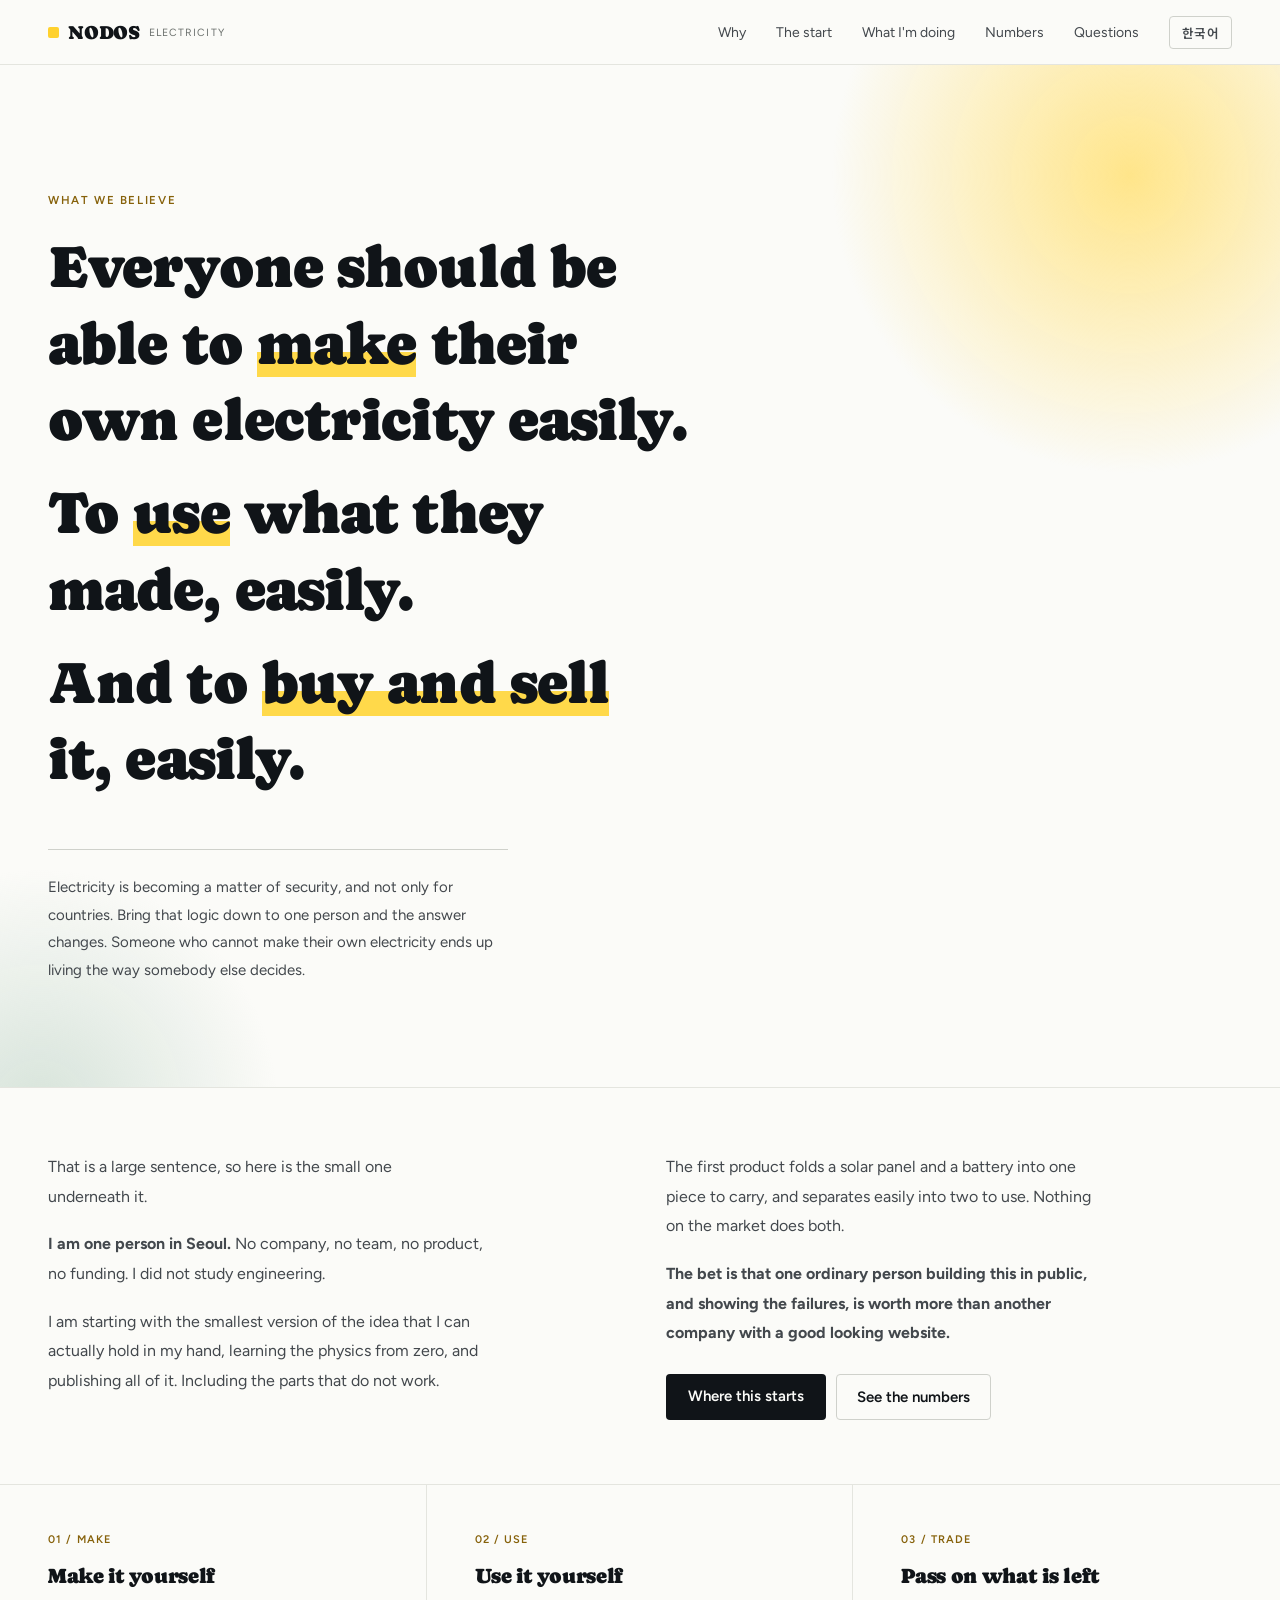
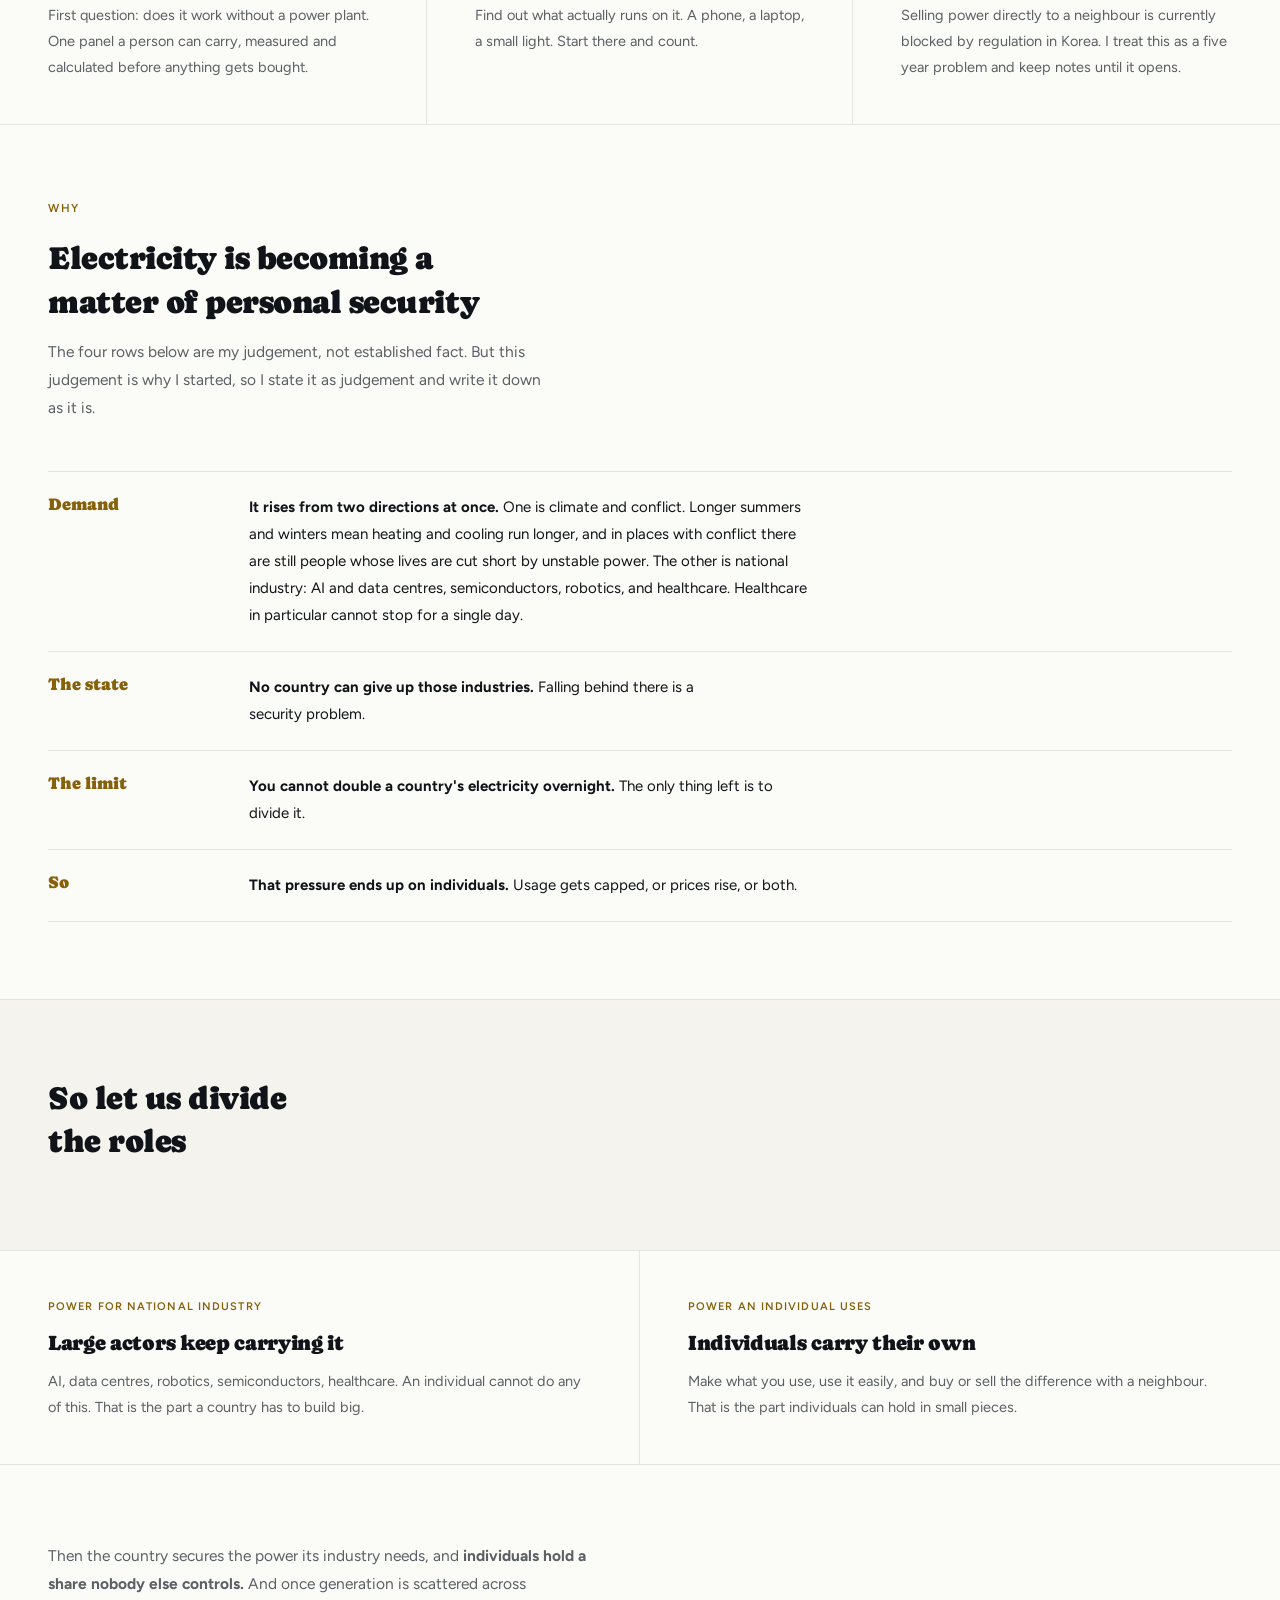
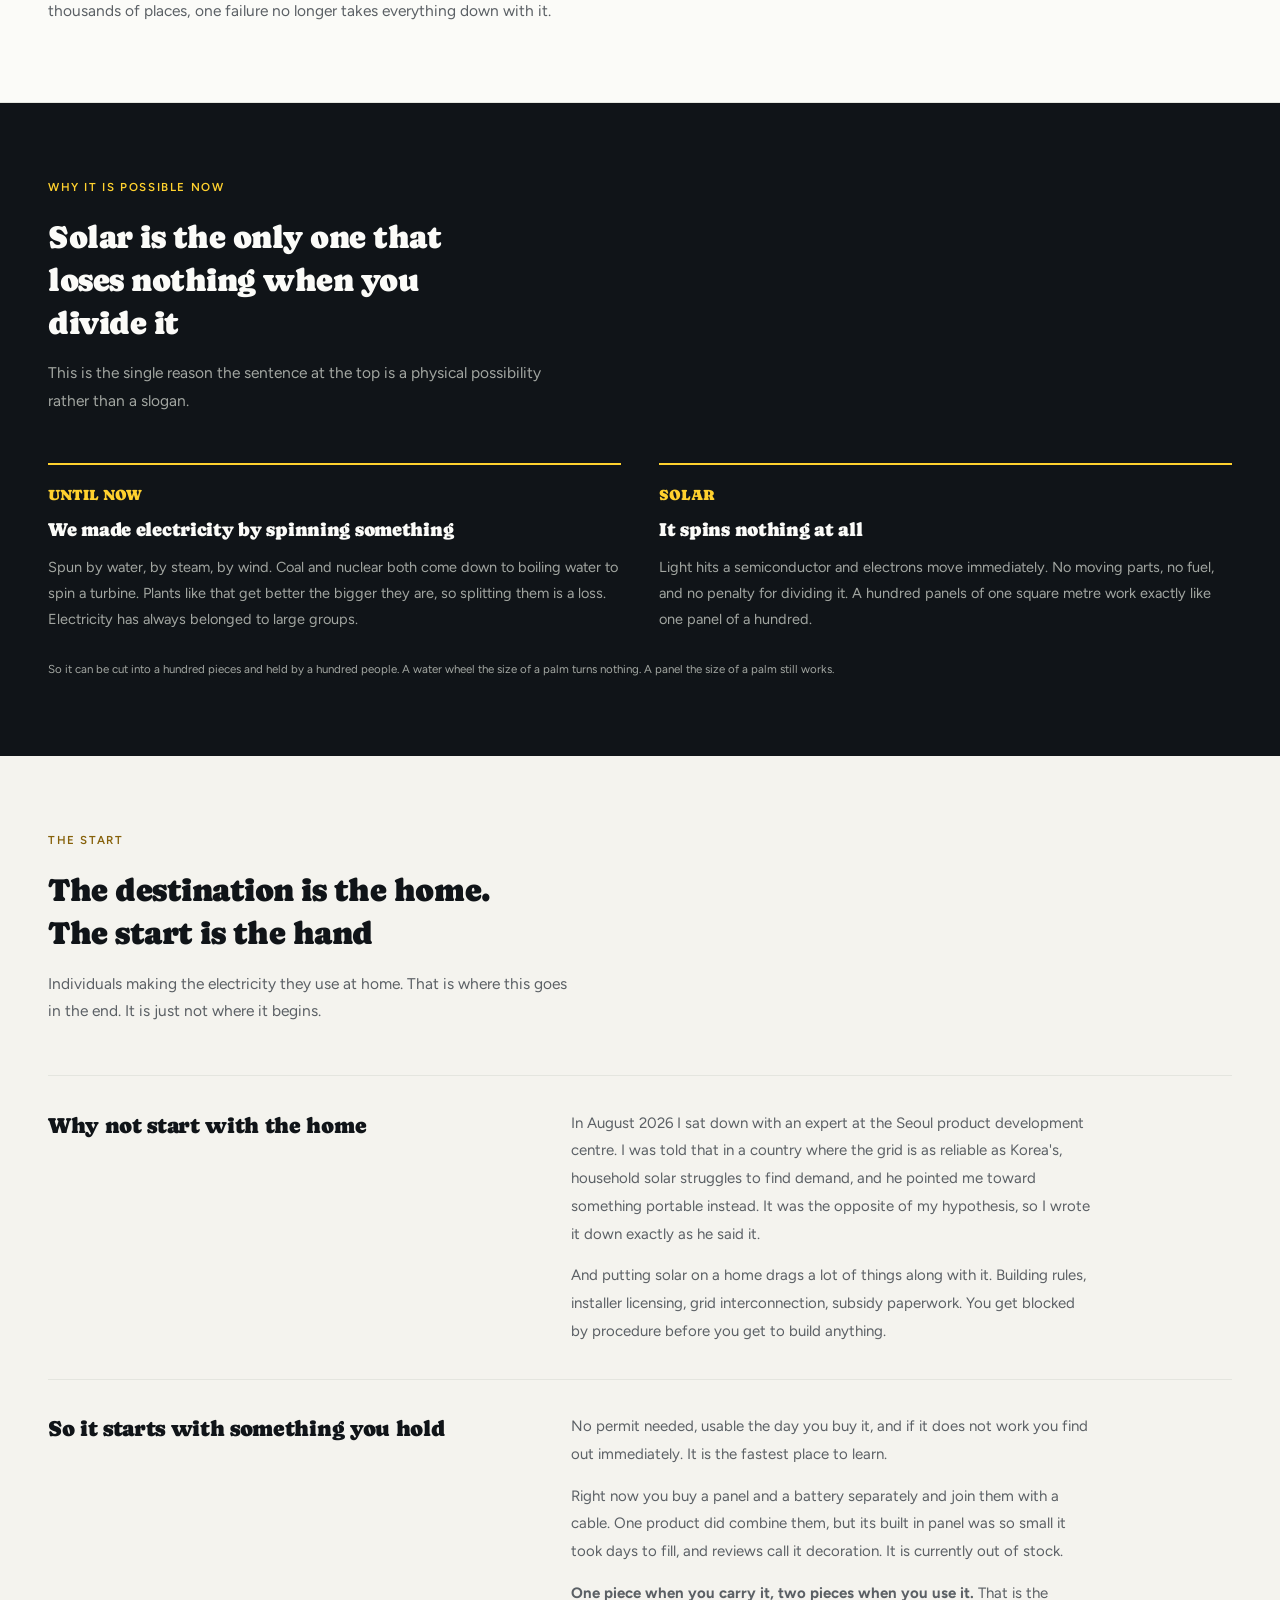
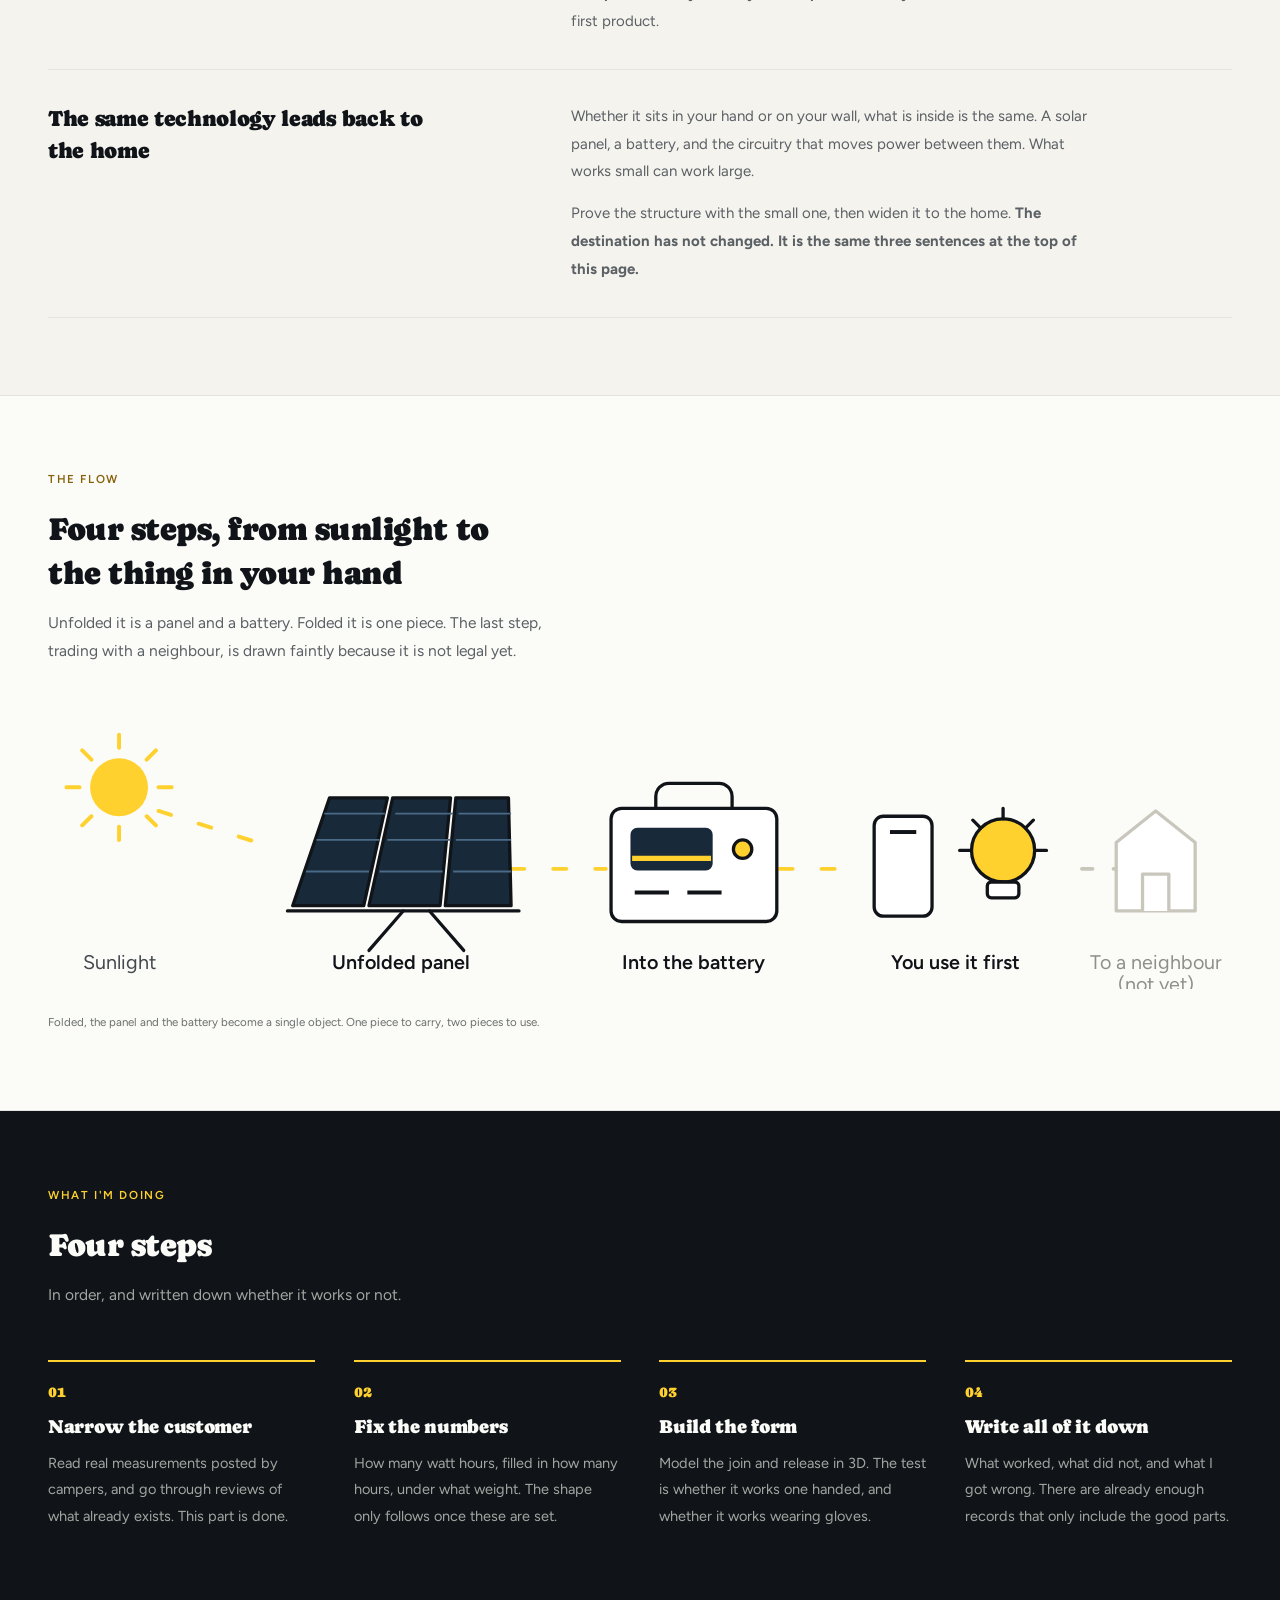
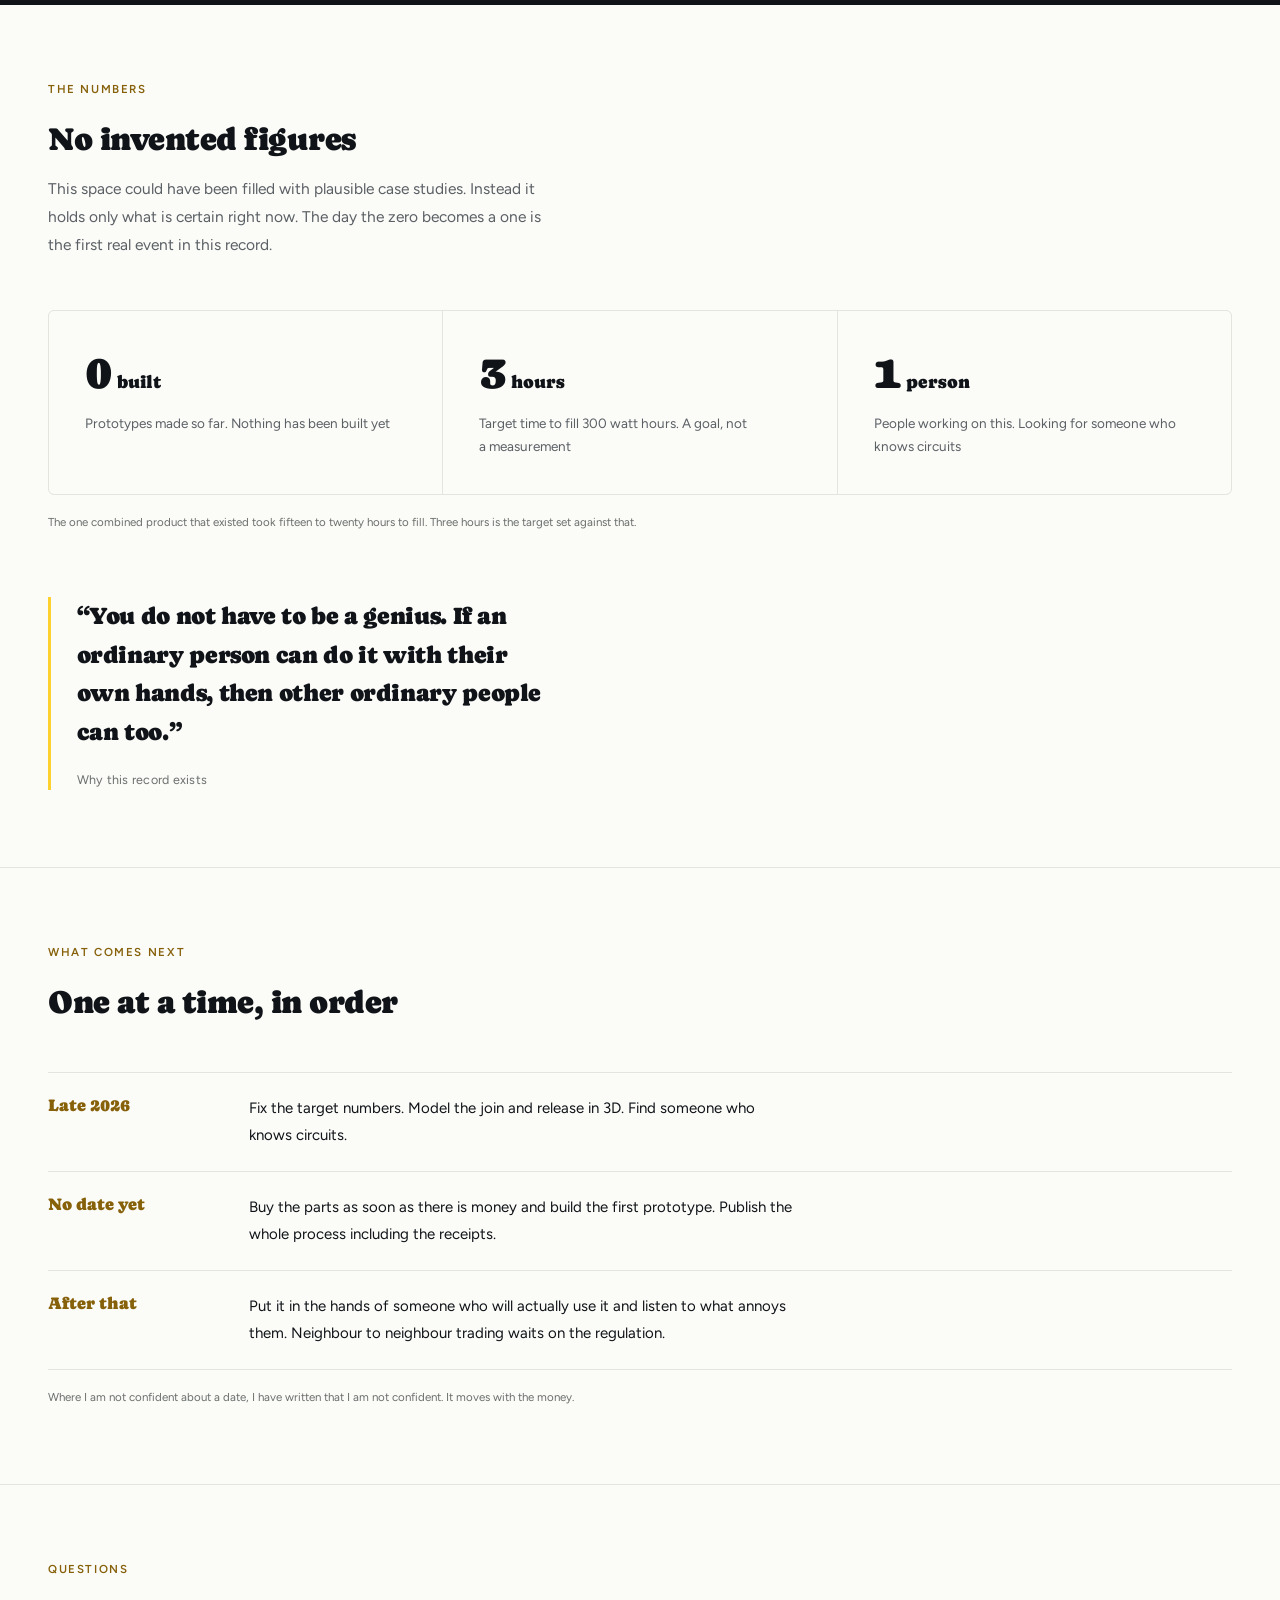
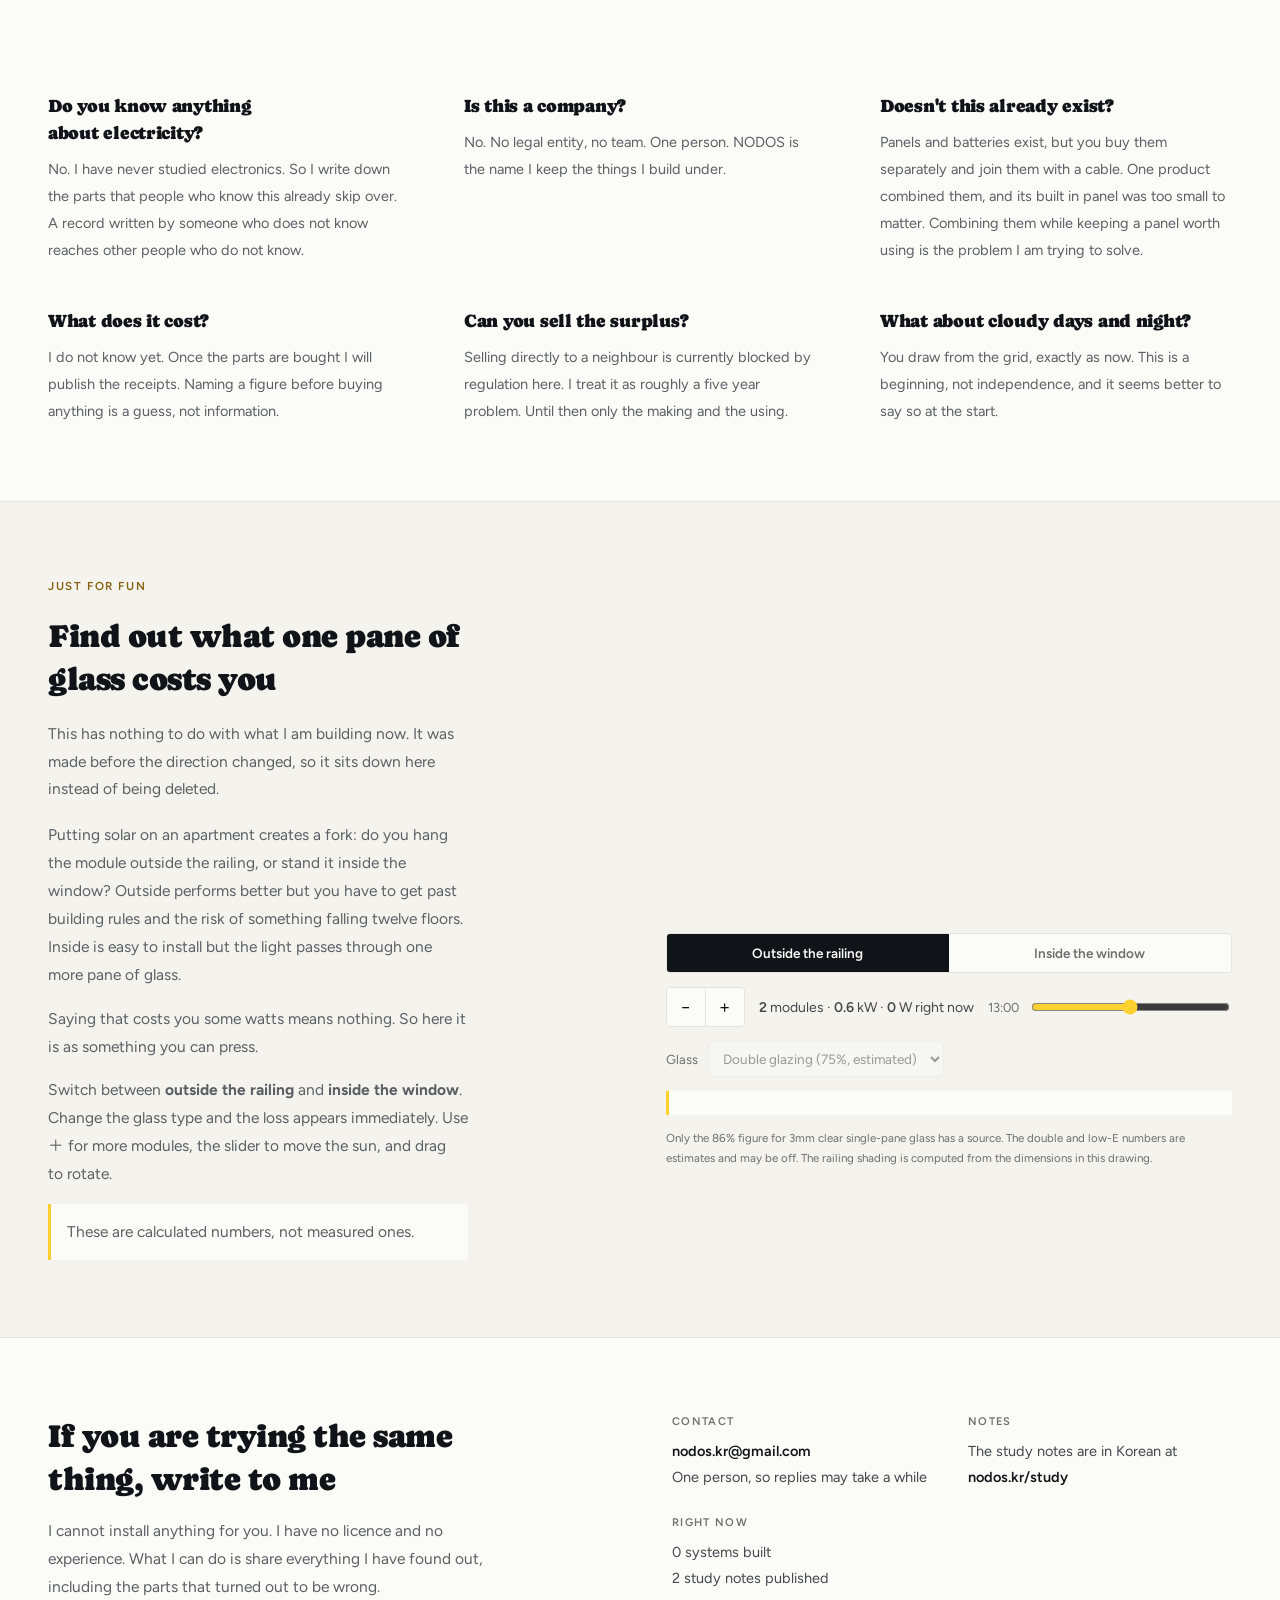
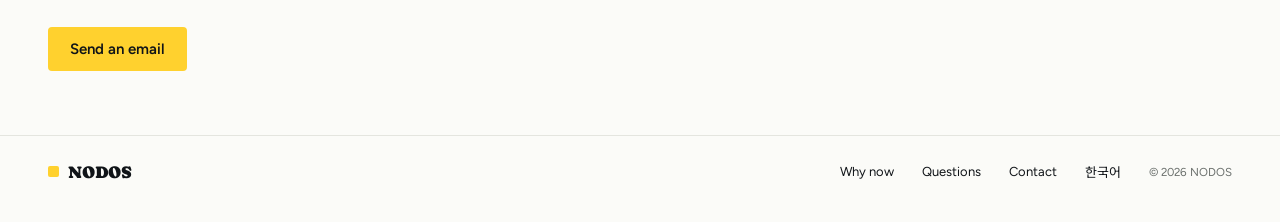
<file: en/index.html>
<!DOCTYPE html>
<html lang="en">
<head>
<meta charset="utf-8">
<meta name="viewport" content="width=device-width, initial-scale=1">
<title>NODOS</title>
<meta name="description" content="Everyone should be able to make their own electricity easily, use it easily, and trade it easily. One ordinary person in Seoul, starting from a single balcony, publishing everything including what does not work.">
<link rel="preconnect" href="https://fonts.googleapis.com">
<link rel="preconnect" href="https://fonts.gstatic.com" crossorigin>
<link rel="stylesheet" href="https://fonts.googleapis.com/css2?family=Caprasimo&family=Figtree:wght@400;600;700&family=Jua&family=Noto+Sans+KR:wght@400;500;700&display=swap">
<script src="../balcony-viewer.js"></script>
<style>
  :root{
    --bg:#fbfbf8; --ink:#101418; --ink-2:#43484d; --ink-3:#5b6065; --ink-4:#6b706d;
    --line:#e4e5df; --line-2:#cfd1cb; --gold:#86610a;
    --yellow:#ffd12e; --yellow-soft:#ffd94a;
    --dark:#101418; --on-dark:#fbfbf8; --on-dark-2:#a2a6a1; --tint:#f4f3ee;
    --display:'Caprasimo','Jua',system-ui,sans-serif;
    --sans:'Figtree','Noto Sans KR',system-ui,-apple-system,sans-serif;
    --pad:clamp(20px,4vw,48px); --w:1280px;
  }
  *{box-sizing:border-box}
  html{scroll-behavior:smooth;-webkit-text-size-adjust:100%}
  body{margin:0;background:var(--bg);color:var(--ink);font-family:var(--sans);text-wrap:pretty;-webkit-font-smoothing:antialiased;overflow-x:clip}
  h1,h2,h3,h4{font-family:var(--display);font-weight:400;letter-spacing:-.015em;margin:0}
  p{margin:0}
  a{color:var(--ink);text-decoration:none}
  a:hover{color:var(--gold)}
  :focus-visible{outline:2px solid var(--ink);outline-offset:3px}
  ::selection{background:var(--yellow-soft)}

  @keyframes flowdash{to{stroke-dashoffset:-32}}
  @keyframes sunpulse{0%,100%{opacity:.45;transform:scale(1)}50%{opacity:.8;transform:scale(1.06)}}
  @media (prefers-reduced-motion:reduce){*{animation:none !important;transition:none !important}}

  .inner{max-width:var(--w);margin:0 auto;padding:0 var(--pad)}
  .band{padding:clamp(52px,6vw,92px) 0}
  .band-sm{padding:clamp(48px,6vw,84px) 0}
  .rule{border-bottom:1px solid var(--line)}
  .tint{background:var(--tint)}
  .eyebrow{display:block;font-size:11.5px;font-weight:600;letter-spacing:.14em;text-transform:uppercase;color:var(--gold);margin-bottom:22px}
  .h2{font-size:clamp(24px,2.5vw,36px);line-height:1.35}
  .lede{font-size:15.5px;line-height:1.8;color:var(--ink-3)}
  .hl{background:linear-gradient(to bottom,transparent 62%,var(--yellow-soft) 62%)}
  .note{margin-top:18px;font-size:11.5px;line-height:1.7;color:var(--ink-4)}

  nav{position:sticky;top:0;z-index:20;background:rgba(251,251,248,.92);backdrop-filter:blur(10px);border-bottom:1px solid var(--line)}
  nav .inner{min-height:64px;padding-block:10px;display:flex;align-items:center;flex-wrap:wrap;row-gap:8px;column-gap:clamp(14px,2.4vw,30px)}
  .logo{display:flex;align-items:center;gap:9px;margin-right:auto;font-family:var(--display);font-size:19px;letter-spacing:-.01em;white-space:nowrap}
  .dot{width:11px;height:11px;background:var(--yellow);border-radius:2px}
  .latin{font-family:var(--sans);font-size:10.5px;letter-spacing:.1em;color:var(--ink-4)}
  nav a{font-size:14px;color:var(--ink-2);white-space:nowrap}
  .lang{font-weight:600;padding:6px 12px;border:1px solid var(--line-2);border-radius:4px;font-size:12.5px;letter-spacing:.04em}
  .lang:hover{border-color:var(--ink)}

  /* 비전 첫 화면. 이 페이지에서는 비전이 화면 전체를 차지한다 */
  .creed{position:relative;overflow:hidden;border-bottom:1px solid var(--line)}
  .glow{position:absolute;pointer-events:none}
  .glow-sun{right:-160px;top:-200px;width:620px;height:620px}
  .glow-sun>div{width:100%;height:100%;border-radius:50%;background:radial-gradient(circle at 50% 50%,#ffe58a 0%,rgba(255,229,138,0) 68%);animation:sunpulse 9s ease-in-out infinite}
  .glow-green{left:-200px;bottom:-260px;width:480px;height:480px;border-radius:50%;background:radial-gradient(circle at 50% 50%,rgba(180,205,190,.5) 0%,rgba(180,205,190,0) 70%)}
  .creed .inner{position:relative;padding-top:clamp(64px,10vw,140px);padding-bottom:clamp(56px,8vw,116px)}
  .creed h1{font-size:clamp(30px,4.6vw,62px);line-height:1.3;max-width:19ch}
  .creed h1 span.l{display:block;margin-bottom:.28em}
  .creed h1 span.l:last-child{margin-bottom:0}
  .creed .sig{margin-top:clamp(32px,4vw,52px);padding-top:24px;border-top:1px solid var(--line-2);font-size:15px;line-height:1.85;color:var(--ink-2);max-width:46ch}

  /* 지금 서 있는 자리 */
  .stand .inner{padding-top:clamp(44px,5vw,72px);padding-bottom:clamp(44px,5vw,72px);display:grid;grid-template-columns:repeat(auto-fit,minmax(300px,1fr));gap:clamp(28px,4vw,64px);align-items:start}
  .stand p{font-size:16px;line-height:1.85;color:var(--ink-2);margin-bottom:18px;max-width:44ch}
  .stand p:last-child{margin-bottom:0}
  .btns{display:flex;gap:10px;flex-wrap:wrap;margin-top:26px}
  .btn{font-size:15px;font-weight:600;padding:13px 22px;border-radius:4px;white-space:nowrap;transition:transform .25s,box-shadow .25s,border-color .25s,background .25s}
  .btn-dark{background:var(--ink);color:var(--bg)}
  .btn-dark:hover{color:var(--bg);transform:translateY(-2px);box-shadow:0 8px 20px rgba(16,20,24,.22)}
  .btn-line{padding:13px 20px;border:1px solid var(--line-2)}
  .btn-line:hover{transform:translateY(-2px);border-color:var(--ink);background:var(--yellow-soft);color:var(--ink)}
  .btn-yellow{background:var(--yellow);color:var(--ink)}
  .btn-yellow:hover{color:var(--ink);transform:translateY(-2px);box-shadow:0 8px 20px rgba(255,209,46,.45)}

  .three{max-width:var(--w);margin:0 auto;display:grid;grid-template-columns:repeat(auto-fit,minmax(240px,1fr))}
  .three>div{padding:clamp(28px,3.4vw,44px) var(--pad);border-right:1px solid var(--line);transition:background .3s}
  .three>div:last-child{border-right:0}
  .three .num{font-size:11px;font-weight:600;letter-spacing:.1em;color:var(--gold)}
  .three h3{font-size:21px;line-height:1.45;margin:14px 0 10px}
  .three p{font-size:14.5px;line-height:1.8;color:var(--ink-3)}

  .flow-scroll{overflow-x:auto;padding-bottom:6px}
  .flow-scroll svg{display:block;width:100%;min-width:620px;height:auto}
  .flow-dash{animation:flowdash 1.6s linear infinite}

  .try{display:grid;grid-template-columns:repeat(auto-fit,minmax(300px,1fr));gap:clamp(28px,4vw,56px);align-items:start}
  .try p{margin-bottom:16px;font-size:15.5px;line-height:1.8;max-width:42ch;color:var(--ink-3)}
  .try p:last-child{margin-bottom:0}
  .viewer-wrap{min-height:440px}
  .caveat{margin-top:16px;padding:14px 16px;border-left:3px solid var(--yellow);background:#fbfbf8;font-size:13.5px;line-height:1.75;color:var(--ink-2)}

  .photo{margin:0;border-bottom:1px solid var(--line);background:var(--tint);padding:clamp(40px,5vw,68px) 0}
  .photo-pair{max-width:var(--w);margin:0 auto;padding:0 var(--pad);display:grid;grid-template-columns:repeat(auto-fit,minmax(300px,1fr));gap:clamp(20px,3vw,34px)}
  .shot img{display:block;width:100%;height:auto;border-radius:4px;border:1px solid var(--line)}
  .shot .cap{margin-top:14px;font-size:14.5px;line-height:1.75;color:var(--ink-3)}
  .shot .cap b{color:var(--ink);font-weight:600}
  .photo figcaption{max-width:var(--w);margin:clamp(24px,3vw,34px) auto 0;padding:0 var(--pad);font-size:13px;line-height:1.8;color:var(--ink-4)}

  .row{display:grid;grid-template-columns:minmax(0,5fr) minmax(0,7fr);gap:12px clamp(24px,4vw,64px);padding:clamp(22px,2.6vw,34px) 0;border-top:1px solid var(--line)}
  .row:last-child{border-bottom:1px solid var(--line)}
  .row h3{font-size:clamp(19px,1.7vw,24px);line-height:1.45}
  .row .body{display:flex;flex-direction:column;gap:14px}
  .row p{font-size:15px;line-height:1.85;color:var(--ink-3);max-width:52ch}

  .dark{background:var(--dark);color:#f4f4f0}
  .dark .eyebrow{color:var(--yellow)}
  .dark h2{color:var(--on-dark)}
  .dark .lede{color:var(--on-dark-2)}
  .steps{display:grid;grid-template-columns:repeat(auto-fit,minmax(215px,1fr));gap:clamp(28px,3vw,40px)}
  .steps>div{border-top:2px solid var(--yellow);padding-top:20px;transition:transform .3s}
  .steps .num{font-family:var(--display);font-size:15px;color:var(--yellow)}
  .steps h4{font-size:19px;line-height:1.45;margin:12px 0 10px;color:var(--on-dark)}
  .steps p{font-size:14.5px;line-height:1.8;color:var(--on-dark-2)}

  .stats{display:grid;grid-template-columns:repeat(auto-fit,minmax(190px,1fr));gap:1px;background:var(--line);border:1px solid var(--line);border-radius:6px;overflow:hidden}
  .stats>div{background:var(--bg);padding:clamp(24px,3vw,36px);transition:background .3s}
  .stats p{font-size:13.5px;line-height:1.7;color:var(--ink-3)}
  .stats p.stat{font-family:var(--display);font-size:clamp(34px,3.6vw,46px);line-height:1.15;margin-bottom:12px;letter-spacing:-.02em;color:var(--ink)}
  .stats p.stat .unit{font-size:.4em;letter-spacing:0}
  blockquote{margin:clamp(40px,5vw,64px) 0 0;padding-left:clamp(18px,2vw,26px);border-left:3px solid var(--yellow);font-family:var(--display);font-size:clamp(19px,1.9vw,26px);line-height:1.6;letter-spacing:-.015em;max-width:36ch}
  blockquote .who{display:block;margin-top:18px;font-family:var(--sans);font-size:12.5px;letter-spacing:.02em;color:var(--ink-4)}

  .stage-row{display:grid;grid-template-columns:150px minmax(0,1fr);gap:8px clamp(24px,4vw,56px);padding:22px 0;border-top:1px solid var(--line)}
  .stage-row:last-of-type{border-bottom:1px solid var(--line)}
  .stage-row .when{font-family:var(--display);font-size:17px;white-space:nowrap;color:var(--gold)}
  .stage-row p{font-size:15px;line-height:1.8;max-width:56ch}

  .qa{display:grid;grid-template-columns:repeat(auto-fit,minmax(300px,1fr));gap:clamp(28px,3.4vw,44px) clamp(32px,5vw,72px)}
  .qa h4{font-size:18px;line-height:1.5;margin-bottom:10px}
  .qa p{font-size:14.5px;line-height:1.85;color:var(--ink-3)}

  .contact .inner{padding-top:clamp(52px,6vw,92px);padding-bottom:clamp(44px,5vw,72px);display:grid;grid-template-columns:repeat(auto-fit,minmax(280px,1fr));gap:clamp(32px,5vw,72px)}
  .contact h2{margin-bottom:16px;max-width:22ch}
  .contact .lede{max-width:44ch}
  .meta{display:grid;grid-template-columns:repeat(auto-fit,minmax(180px,1fr));gap:26px 32px;align-content:start}
  .meta .k{display:block;font-size:11px;font-weight:600;letter-spacing:.12em;text-transform:uppercase;color:var(--ink-4);margin-bottom:10px}
  .meta p{font-size:14.5px;line-height:1.8;color:var(--ink-2)}

  footer{border-top:1px solid var(--line)}
  footer .inner{padding-top:26px;padding-bottom:40px;display:flex;flex-wrap:wrap;gap:14px 28px;align-items:center;font-size:13px;color:var(--ink-4)}
  footer .logo{font-size:17px;color:var(--ink)}
  footer .stamp{font-size:11.5px}

  @media (max-width:720px){.row{grid-template-columns:1fr}.stage-row{grid-template-columns:1fr}}
</style>
</head>
<body>

<nav>
  <div class="inner">
    <span class="logo"><span class="dot"></span>NODOS<span class="latin">ELECTRICITY</span></span>
    <a href="#why">Why</a>
    <a href="#start">The start</a>
    <a href="#doing">What I'm doing</a>
    <a href="#numbers">Numbers</a>
    <a href="#faq">Questions</a>
    <a href="../index.html" class="lang">한국어</a>
  </div>
</nav>

<!-- 비전. 이 페이지에서는 첫 화면을 통째로 쓴다 -->
<section class="creed">
  <div class="glow glow-sun" data-parallax="0.14"><div></div></div>
  <div class="glow glow-green" data-parallax="-0.07"></div>
  <div class="inner">
    <span class="eyebrow" data-hero="0">What we believe</span>
    <h1>
      <span class="l" data-hero="1">Everyone should be able to <span class="hl">make</span> their own electricity easily.</span>
      <span class="l" data-hero="2">To <span class="hl">use</span> what they made, easily.</span>
      <span class="l" data-hero="3">And to <span class="hl">buy and sell</span> it, easily.</span>
    </h1>
    <p class="sig" data-hero="4">Electricity is becoming a matter of security, and not only for countries. Bring that logic down to one person and the answer changes. Someone who cannot make their own electricity ends up living the way somebody else decides.</p>
  </div>
</section>

<!-- 지금 서 있는 자리 -->
<section class="stand rule">
  <div class="inner">
    <div>
      <p>That is a large sentence, so here is the small one underneath it.</p>
      <p><strong>I am one person in Seoul.</strong> No company, no team, no product, no funding. I did not study engineering.</p>
      <p>I am starting with the smallest version of the idea that I can actually hold in my hand, learning the physics from zero, and publishing all of it. Including the parts that do not work.</p>
    </div>
    <div>
      <p>The first product folds a solar panel and a battery into one piece to carry, and separates easily into two to use. Nothing on the market does both.</p>
      <p><strong>The bet is that one ordinary person building this in public, and showing the failures, is worth more than another company with a good looking website.</strong></p>
      <div class="btns">
        <a href="#start" class="btn btn-dark">Where this starts</a>
        <a href="#numbers" class="btn btn-line">See the numbers</a>
      </div>
    </div>
  </div>
</section>

<!-- 세 자리 -->
<div class="rule">
  <div class="three" data-reveal-group>
    <div data-tilt>
      <span class="num">01 / MAKE</span>
      <h3>Make it yourself</h3>
      <p>First question: does it work without a power plant. One panel a person can carry, measured and calculated before anything gets bought.</p>
    </div>
    <div data-tilt>
      <span class="num">02 / USE</span>
      <h3>Use it yourself</h3>
      <p>Find out what actually runs on it. A phone, a laptop, a small light. Start there and count.</p>
    </div>
    <div data-tilt>
      <span class="num">03 / TRADE</span>
      <h3>Pass on what is left</h3>
      <p>Selling power directly to a neighbour is currently blocked by regulation in Korea. I treat this as a five year problem and keep notes until it opens.</p>
    </div>
  </div>
</div>

<section id="why" class="band rule">
  <div class="inner">
    <span class="eyebrow" data-reveal>Why</span>
    <h2 class="h2" data-reveal style="margin-bottom:14px;max-width:24ch">Electricity is becoming a matter of personal security</h2>
    <p class="lede" data-reveal style="margin-bottom:clamp(34px,4vw,50px);max-width:50ch">The four rows below are my judgement, not established fact. But this judgement is why I started, so I state it as judgement and write it down as it is.</p>

    <div class="stage-row" data-reveal>
      <span class="when">Demand</span>
      <p><b>It rises from two directions at once.</b> One is climate and conflict. Longer summers and winters mean heating and cooling run longer, and in places with conflict there are still people whose lives are cut short by unstable power. The other is national industry: AI and data centres, semiconductors, robotics, and healthcare. Healthcare in particular cannot stop for a single day.</p>
    </div>
    <div class="stage-row" data-reveal>
      <span class="when">The state</span>
      <p><b>No country can give up those industries.</b> Falling behind there is a security problem.</p>
    </div>
    <div class="stage-row" data-reveal>
      <span class="when">The limit</span>
      <p><b>You cannot double a country's electricity overnight.</b> The only thing left is to divide it.</p>
    </div>
    <div class="stage-row" data-reveal>
      <span class="when">So</span>
      <p><b>That pressure ends up on individuals.</b> Usage gets capped, or prices rise, or both.</p>
    </div>
  </div>
</section>

<section class="band-sm rule tint">
  <div class="inner">
    <h2 class="h2" data-reveal style="margin-bottom:10px;max-width:20ch">So let us divide the roles</h2>
  </div>
</section>
<div class="rule">
  <div class="three" data-reveal-group style="grid-template-columns:repeat(auto-fit,minmax(300px,1fr))">
    <div data-tilt>
      <span class="num">POWER FOR NATIONAL INDUSTRY</span>
      <h3>Large actors keep carrying it</h3>
      <p>AI, data centres, robotics, semiconductors, healthcare. An individual cannot do any of this. That is the part a country has to build big.</p>
    </div>
    <div data-tilt>
      <span class="num">POWER AN INDIVIDUAL USES</span>
      <h3>Individuals carry their own</h3>
      <p>Make what you use, use it easily, and buy or sell the difference with a neighbour. That is the part individuals can hold in small pieces.</p>
    </div>
  </div>
</div>
<section class="band-sm rule">
  <div class="inner">
    <p class="lede" data-reveal style="max-width:54ch">Then the country secures the power its industry needs, and <b>individuals hold a share nobody else controls.</b> And once generation is scattered across thousands of places, one failure no longer takes everything down with it.</p>
  </div>
</section>

<section class="dark band">
  <div class="inner">
    <span class="eyebrow" data-reveal>Why it is possible now</span>
    <h2 class="h2" data-reveal style="margin-bottom:14px;max-width:24ch">Solar is the only one that loses nothing when you divide it</h2>
    <p class="lede" data-reveal style="margin-bottom:clamp(34px,4vw,48px);max-width:50ch">This is the single reason the sentence at the top is a physical possibility rather than a slogan.</p>
    <div class="steps" data-reveal-group style="grid-template-columns:repeat(auto-fit,minmax(280px,1fr))">
      <div data-tilt>
        <span class="num">UNTIL NOW</span>
        <h4>We made electricity by spinning something</h4>
        <p>Spun by water, by steam, by wind. Coal and nuclear both come down to boiling water to spin a turbine. Plants like that get better the bigger they are, so splitting them is a loss. Electricity has always belonged to large groups.</p>
      </div>
      <div data-tilt>
        <span class="num">SOLAR</span>
        <h4>It spins nothing at all</h4>
        <p>Light hits a semiconductor and electrons move immediately. No moving parts, no fuel, and no penalty for dividing it. A hundred panels of one square metre work exactly like one panel of a hundred.</p>
      </div>
    </div>
    <p class="note" style="margin-top:28px;color:var(--on-dark-2)">So it can be cut into a hundred pieces and held by a hundred people. A water wheel the size of a palm turns nothing. A panel the size of a palm still works.</p>
  </div>
</section>

<section id="start" class="band rule tint">
  <div class="inner">
    <span class="eyebrow" data-reveal>The start</span>
    <h2 class="h2" data-reveal style="margin-bottom:14px;max-width:24ch">The destination is the home. The start is the hand</h2>
    <p class="lede" data-reveal style="margin-bottom:clamp(34px,4vw,50px);max-width:52ch">Individuals making the electricity they use at home. That is where this goes in the end. It is just not where it begins.</p>

    <div class="row" data-reveal>
      <h3>Why not start with the home</h3>
      <div class="body">
        <p>In August 2026 I sat down with an expert at the Seoul product development centre. I was told that in a country where the grid is as reliable as Korea's, household solar struggles to find demand, and he pointed me toward something portable instead. It was the opposite of my hypothesis, so I wrote it down exactly as he said it.</p>
        <p>And putting solar on a home drags a lot of things along with it. Building rules, installer licensing, grid interconnection, subsidy paperwork. You get blocked by procedure before you get to build anything.</p>
      </div>
    </div>

    <div class="row" data-reveal>
      <h3>So it starts with something you hold</h3>
      <div class="body">
        <p>No permit needed, usable the day you buy it, and if it does not work you find out immediately. It is the fastest place to learn.</p>
        <p>Right now you buy a panel and a battery separately and join them with a cable. One product did combine them, but its built in panel was so small it took days to fill, and reviews call it decoration. It is currently out of stock.</p>
        <p><b>One piece when you carry it, two pieces when you use it.</b> That is the first product.</p>
      </div>
    </div>

    <div class="row" data-reveal>
      <h3>The same technology leads back to the home</h3>
      <div class="body">
        <p>Whether it sits in your hand or on your wall, what is inside is the same. A solar panel, a battery, and the circuitry that moves power between them. What works small can work large.</p>
        <p>Prove the structure with the small one, then widen it to the home. <b>The destination has not changed. It is the same three sentences at the top of this page.</b></p>
      </div>
    </div>
  </div>
</section>

<section id="flow" class="band-sm rule">
  <div class="inner">
    <span class="eyebrow" data-reveal>The flow</span>
    <h2 class="h2" data-reveal style="margin-bottom:14px;max-width:26ch">Four steps, from sunlight to the thing in your hand</h2>
    <p class="lede" data-reveal style="margin-bottom:clamp(30px,3.6vw,48px);max-width:50ch">Unfolded it is a panel and a battery. Folded it is one piece. The last step, trading with a neighbour, is drawn faintly because it is not legal yet.</p>
    <div class="flow-scroll" data-reveal>
      <svg viewBox="0 0 900 212" role="img" aria-label="Sunlight reaches an unfolded solar panel, the power is stored in a battery, used by devices, and any surplus flows to a neighbour">
        <g class="flow-dash" stroke="#ffd12e" stroke-width="3" fill="none" stroke-linecap="round" stroke-dasharray="10 22">
          <path d="M84 76L172 104" /><path d="M352 120h72" /><path d="M556 120h64" />
        </g>
        <g stroke="#c9c6bb" stroke-width="3" fill="none" stroke-linecap="round" stroke-dasharray="8 16"><path d="M786 120h74" /></g>
        <circle cx="54" cy="58" r="22" fill="#ffd12e" />
        <g stroke="#ffd12e" stroke-width="3" stroke-linecap="round" fill="none">
          <path d="M54 18v10M54 88v10M14 58h10M84 58h10M26 30l7 7M75 80l7 7M82 30l-7 7M33 80l-7 7" />
        </g>
        <g stroke="#101418" stroke-width="2.5" stroke-linejoin="round" fill="#18293a">
          <path d="M186 148L214 66l44 0-18 82z" /><path d="M244 148L262 66l44 0-8 82z" /><path d="M302 148L310 66l40 0 2 82z" />
        </g>
        <g stroke="#4b6a86" stroke-width="1.4" fill="none">
          <path d="M196 122h48M204 98h48M210 78h46" /><path d="M252 122h48M258 98h48M264 78h44" /><path d="M308 122h44M310 98h42M312 78h40" />
        </g>
        <g stroke="#101418" stroke-width="2.5" stroke-linecap="round">
          <path d="M182 152h176" /><path d="M270 152l-26 30M290 152l26 30" />
        </g>
        <g stroke="#101418" stroke-width="2.5" stroke-linejoin="round">
          <rect x="428" y="74" width="126" height="86" rx="8" fill="#ffffff" />
          <path d="M462 74v-9a10 10 0 0 1 10-10h38a10 10 0 0 1 10 10v9" fill="none" />
          <rect x="444" y="90" width="60" height="30" rx="4" fill="#18293a" stroke="#18293a" />
          <path d="M444 112h60" stroke="#ffd12e" stroke-width="4" />
          <circle cx="528" cy="105" r="7" fill="#ffd12e" />
          <path d="M446 138h26M486 138h26" stroke-width="3" />
        </g>
        <g stroke="#101418" stroke-width="2.5" stroke-linejoin="round">
          <rect x="628" y="80" width="44" height="76" rx="7" fill="#ffffff" />
          <path d="M640 92h20" stroke-width="3" />
          <circle cx="726" cy="106" r="24" fill="#ffd12e" />
          <path d="M726 82v-8M702 106h-9M750 106h9M709 89l-6-6M743 89l6-6" fill="none" stroke-width="2.5" stroke-linecap="round" />
          <rect x="714" y="130" width="24" height="12" rx="3" fill="#ffffff" />
        </g>
        <g stroke="#c9c6bb" stroke-width="2.5" stroke-linejoin="round" fill="#ffffff">
          <path d="M812 152v-52l30-24 30 24v52z" /><path d="M832 152v-28h20v28" />
        </g>
        <g font-family="Figtree, 'Noto Sans KR', sans-serif" font-size="15" fill="#43484d">
          <text x="54" y="196" text-anchor="middle">Sunlight</text>
          <text x="268" y="196" text-anchor="middle" fill="#101418" font-weight="600">Unfolded panel</text>
          <text x="491" y="196" text-anchor="middle" fill="#101418" font-weight="600">Into the battery</text>
          <text x="690" y="196" text-anchor="middle" fill="#101418" font-weight="600">You use it first</text>
          <text x="842" y="196" text-anchor="middle" fill="#8d8f8a">To a neighbour<tspan x="842" dy="17">(not yet)</tspan></text>
        </g>
      </svg>
    </div>
    <p class="note" style="margin-top:18px">Folded, the panel and the battery become a single object. One piece to carry, two pieces to use.</p>
  </div>
</section>

<section id="doing" class="dark band">
  <div class="inner">
    <span class="eyebrow" data-reveal>What I'm doing</span>
    <h2 class="h2" data-reveal style="margin-bottom:14px;max-width:26ch">Four steps</h2>
    <p class="lede" data-reveal style="margin-bottom:clamp(36px,4vw,56px);max-width:48ch">In order, and written down whether it works or not.</p>
    <div class="steps" data-reveal-group>
      <div data-tilt>
        <span class="num">01</span>
        <h4>Narrow the customer</h4>
        <p>Read real measurements posted by campers, and go through reviews of what already exists. This part is done.</p>
      </div>
      <div data-tilt>
        <span class="num">02</span>
        <h4>Fix the numbers</h4>
        <p>How many watt hours, filled in how many hours, under what weight. The shape only follows once these are set.</p>
      </div>
      <div data-tilt>
        <span class="num">03</span>
        <h4>Build the form</h4>
        <p>Model the join and release in 3D. The test is whether it works one handed, and whether it works wearing gloves.</p>
      </div>
      <div data-tilt>
        <span class="num">04</span>
        <h4>Write all of it down</h4>
        <p>What worked, what did not, and what I got wrong. There are already enough records that only include the good parts.</p>
      </div>
    </div>
  </div>
</section>

<section id="numbers" class="band rule">
  <div class="inner">
    <span class="eyebrow" data-reveal>The numbers</span>
    <h2 class="h2" data-reveal style="margin-bottom:14px;max-width:24ch">No invented figures</h2>
    <p class="lede" data-reveal style="margin-bottom:clamp(36px,4vw,52px);max-width:50ch">This space could have been filled with plausible case studies. Instead it holds only what is certain right now. The day the zero becomes a one is the first real event in this record.</p>

    <div class="stats" data-reveal-group>
      <div data-tilt>
        <p class="stat"><span data-count="0" data-decimals="0">0</span><span class="unit"> built</span></p>
        <p>Prototypes made so far. Nothing has been built yet</p>
      </div>
      <div data-tilt>
        <p class="stat"><span data-count="3" data-decimals="0">3</span><span class="unit"> hours</span></p>
        <p>Target time to fill 300 watt hours. A goal, not a measurement</p>
      </div>
      <div data-tilt>
        <p class="stat"><span data-count="1" data-decimals="0">1</span><span class="unit"> person</span></p>
        <p>People working on this. Looking for someone who knows circuits</p>
      </div>
    </div>
    <p class="note">The one combined product that existed took fifteen to twenty hours to fill. Three hours is the target set against that.</p>

    <blockquote data-reveal>“You do not have to be a genius. If an ordinary person can do it with their own hands, then other ordinary people can too.”<span class="who">Why this record exists</span></blockquote>
  </div>
</section>

<section id="plan" class="band rule">
  <div class="inner">
    <span class="eyebrow" data-reveal>What comes next</span>
    <h2 class="h2" data-reveal style="margin-bottom:clamp(32px,4vw,48px);max-width:24ch">One at a time, in order</h2>

    <div class="stage-row" data-reveal>
      <span class="when">Late 2026</span>
      <p>Fix the target numbers. Model the join and release in 3D. Find someone who knows circuits.</p>
    </div>
    <div class="stage-row" data-reveal>
      <span class="when">No date yet</span>
      <p>Buy the parts as soon as there is money and build the first prototype. Publish the whole process including the receipts.</p>
    </div>
    <div class="stage-row" data-reveal>
      <span class="when">After that</span>
      <p>Put it in the hands of someone who will actually use it and listen to what annoys them. Neighbour to neighbour trading waits on the regulation.</p>
    </div>

    <p class="note">Where I am not confident about a date, I have written that I am not confident. It moves with the money.</p>
  </div>
</section>

<section id="faq" class="band rule">
  <div class="inner">
    <span class="eyebrow" data-reveal>Questions</span>
    <h2 class="h2" data-reveal style="margin-bottom:clamp(34px,4vw,52px);max-width:24ch">Answered in advance</h2>
    <div class="qa" data-reveal-group>
      <div>
        <h4>Do you know anything about electricity?</h4>
        <p>No. I have never studied electronics. So I write down the parts that people who know this already skip over. A record written by someone who does not know reaches other people who do not know.</p>
      </div>
      <div>
        <h4>Is this a company?</h4>
        <p>No. No legal entity, no team. One person. NODOS is the name I keep the things I build under.</p>
      </div>
      <div>
        <h4>Doesn't this already exist?</h4>
        <p>Panels and batteries exist, but you buy them separately and join them with a cable. One product combined them, and its built in panel was too small to matter. Combining them while keeping a panel worth using is the problem I am trying to solve.</p>
      </div>
      <div>
        <h4>What does it cost?</h4>
        <p>I do not know yet. Once the parts are bought I will publish the receipts. Naming a figure before buying anything is a guess, not information.</p>
      </div>
      <div>
        <h4>Can you sell the surplus?</h4>
        <p>Selling directly to a neighbour is currently blocked by regulation here. I treat it as roughly a five year problem. Until then only the making and the using.</p>
      </div>
      <div>
        <h4>What about cloudy days and night?</h4>
        <p>You draw from the grid, exactly as now. This is a beginning, not independence, and it seems better to say so at the start.</p>
      </div>
    </div>
  </div>
</section>

<section id="game" class="band rule tint">
  <div class="inner">
    <div class="try">
      <div>
        <span class="eyebrow" data-reveal>Just for fun</span>
        <h2 class="h2" data-reveal style="margin-bottom:14px;max-width:24ch">Find out what one pane of glass costs you</h2>
        <p class="note" data-reveal style="margin-bottom:18px">This has nothing to do with what I am building now. It was made before the direction changed, so it sits down here instead of being deleted.</p>
        <p data-reveal>Putting solar on an apartment creates a fork: do you hang the module outside the railing, or stand it inside the window? Outside performs better but you have to get past building rules and the risk of something falling twelve floors. Inside is easy to install but the light passes through one more pane of glass.</p>
        <p data-reveal>Saying that costs you some watts means nothing. So here it is as something you can press.</p>
        <p data-reveal>Switch between <b>outside the railing</b> and <b>inside the window</b>. Change the glass type and the loss appears immediately. Use ＋ for more modules, the slider to move the sun, and drag to rotate.</p>
        <p class="caveat" data-reveal>These are calculated numbers, not measured ones.</p>
      </div>
      <div class="viewer-wrap" data-reveal>
        <balcony-viewer lang="en" style="width:100%"></balcony-viewer>
      </div>
    </div>
  </div>
</section>

<section id="contact" class="contact">
  <div class="inner">
    <div data-reveal>
      <h2 class="h2">If you are trying the same thing, write to me</h2>
      <p class="lede">I cannot install anything for you. I have no licence and no experience. What I can do is share everything I have found out, including the parts that turned out to be wrong.</p>
      <a href="mailto:nodos.kr@gmail.com" class="btn btn-yellow" style="display:inline-block;margin-top:26px">Send an email</a>
    </div>
    <div class="meta" data-reveal>
      <div>
        <span class="k">Contact</span>
        <p><a href="mailto:nodos.kr@gmail.com" style="font-weight:600">nodos.kr@gmail.com</a><br>One person, so replies may take a while</p>
      </div>
      <div>
        <span class="k">Notes</span>
        <p>The study notes are in Korean at<br><a href="../study/index.html" style="font-weight:600">nodos.kr/study</a></p>
      </div>
      <div>
        <span class="k">Right now</span>
        <p>0 systems built<br>2 study notes published</p>
      </div>
    </div>
  </div>
</section>

<footer>
  <div class="inner">
    <span class="logo"><span class="dot"></span>NODOS</span>
    <a href="#why">Why now</a>
    <a href="#faq">Questions</a>
    <a href="#contact">Contact</a>
    <a href="../index.html">한국어</a>
    <span class="stamp">© 2026 NODOS</span>
  </div>
</footer>

<script>
(() => {
  const reduce = matchMedia('(prefers-reduced-motion: reduce)').matches;
  if (reduce) return;
  const EASE = 'opacity .75s cubic-bezier(.2,.65,.2,1), transform .75s cubic-bezier(.2,.65,.2,1)';

  [...document.querySelectorAll('[data-hero]')]
    .sort((a, b) => +a.dataset.hero - +b.dataset.hero)
    .forEach((el, i) => {
      el.style.opacity = '0'; el.style.transform = 'translateY(16px)'; el.style.transition = EASE;
      setTimeout(() => { el.style.opacity = '1'; el.style.transform = 'none'; }, 90 + i * 130);
    });

  const targets = [];
  document.querySelectorAll('[data-reveal]').forEach((el) => targets.push([el, 0]));
  document.querySelectorAll('[data-reveal-group]').forEach((g) => {
    [...g.children].forEach((el, i) => targets.push([el, i * 90]));
  });
  targets.forEach(([el]) => { el.style.opacity = '0'; el.style.transform = 'translateY(18px)'; el.style.transition = EASE; });
  const io = new IntersectionObserver((es) => {
    es.forEach((e) => {
      if (!e.isIntersecting) return;
      setTimeout(() => { e.target.style.opacity = '1'; e.target.style.transform = 'none'; }, +(e.target.dataset.revealDelay || 0));
      io.unobserve(e.target);
    });
  }, { rootMargin: '0px 0px -12% 0px', threshold: 0.12 });
  targets.forEach(([el, d]) => { el.dataset.revealDelay = String(d); io.observe(el); });

  const cio = new IntersectionObserver((es) => {
    es.forEach((e) => {
      if (!e.isIntersecting) return;
      const el = e.target; cio.unobserve(el);
      const to = parseFloat(el.dataset.count), dec = +(el.dataset.decimals || 0), start = performance.now();
      const step = (now) => {
        const p = Math.min(1, (now - start) / 1100);
        el.textContent = (to * (1 - Math.pow(1 - p, 3))).toFixed(dec);
        if (p < 1) requestAnimationFrame(step);
      };
      requestAnimationFrame(step);
    });
  }, { threshold: 0.5 });
  document.querySelectorAll('[data-count]').forEach((el) => cio.observe(el));

  document.querySelectorAll('[data-tilt]').forEach((el) => {
    el.addEventListener('pointerenter', () => { el.style.transformStyle = 'preserve-3d'; el.style.willChange = 'transform'; });
    el.addEventListener('pointermove', (ev) => {
      const r = el.getBoundingClientRect();
      const px = (ev.clientX - r.left) / r.width - 0.5, py = (ev.clientY - r.top) / r.height - 0.5;
      el.style.transform = `perspective(900px) rotateY(${px * 5}deg) rotateX(${-py * 4}deg) translateZ(6px)`;
    });
    el.addEventListener('pointerleave', () => { el.style.transform = 'none'; el.style.willChange = 'auto'; });
  });

  const layers = [...document.querySelectorAll('[data-parallax]')];
  if (layers.length) {
    let raf = 0;
    const onScroll = () => {
      if (raf) return;
      raf = requestAnimationFrame(() => {
        raf = 0; const y = scrollY;
        layers.forEach((el) => { el.style.transform = `translate3d(0, ${(y * parseFloat(el.dataset.parallax)).toFixed(1)}px, 0)`; });
      });
    };
    addEventListener('scroll', onScroll, { passive: true });
    onScroll();
  }
})();
</script>

</body>
</html>
</file>
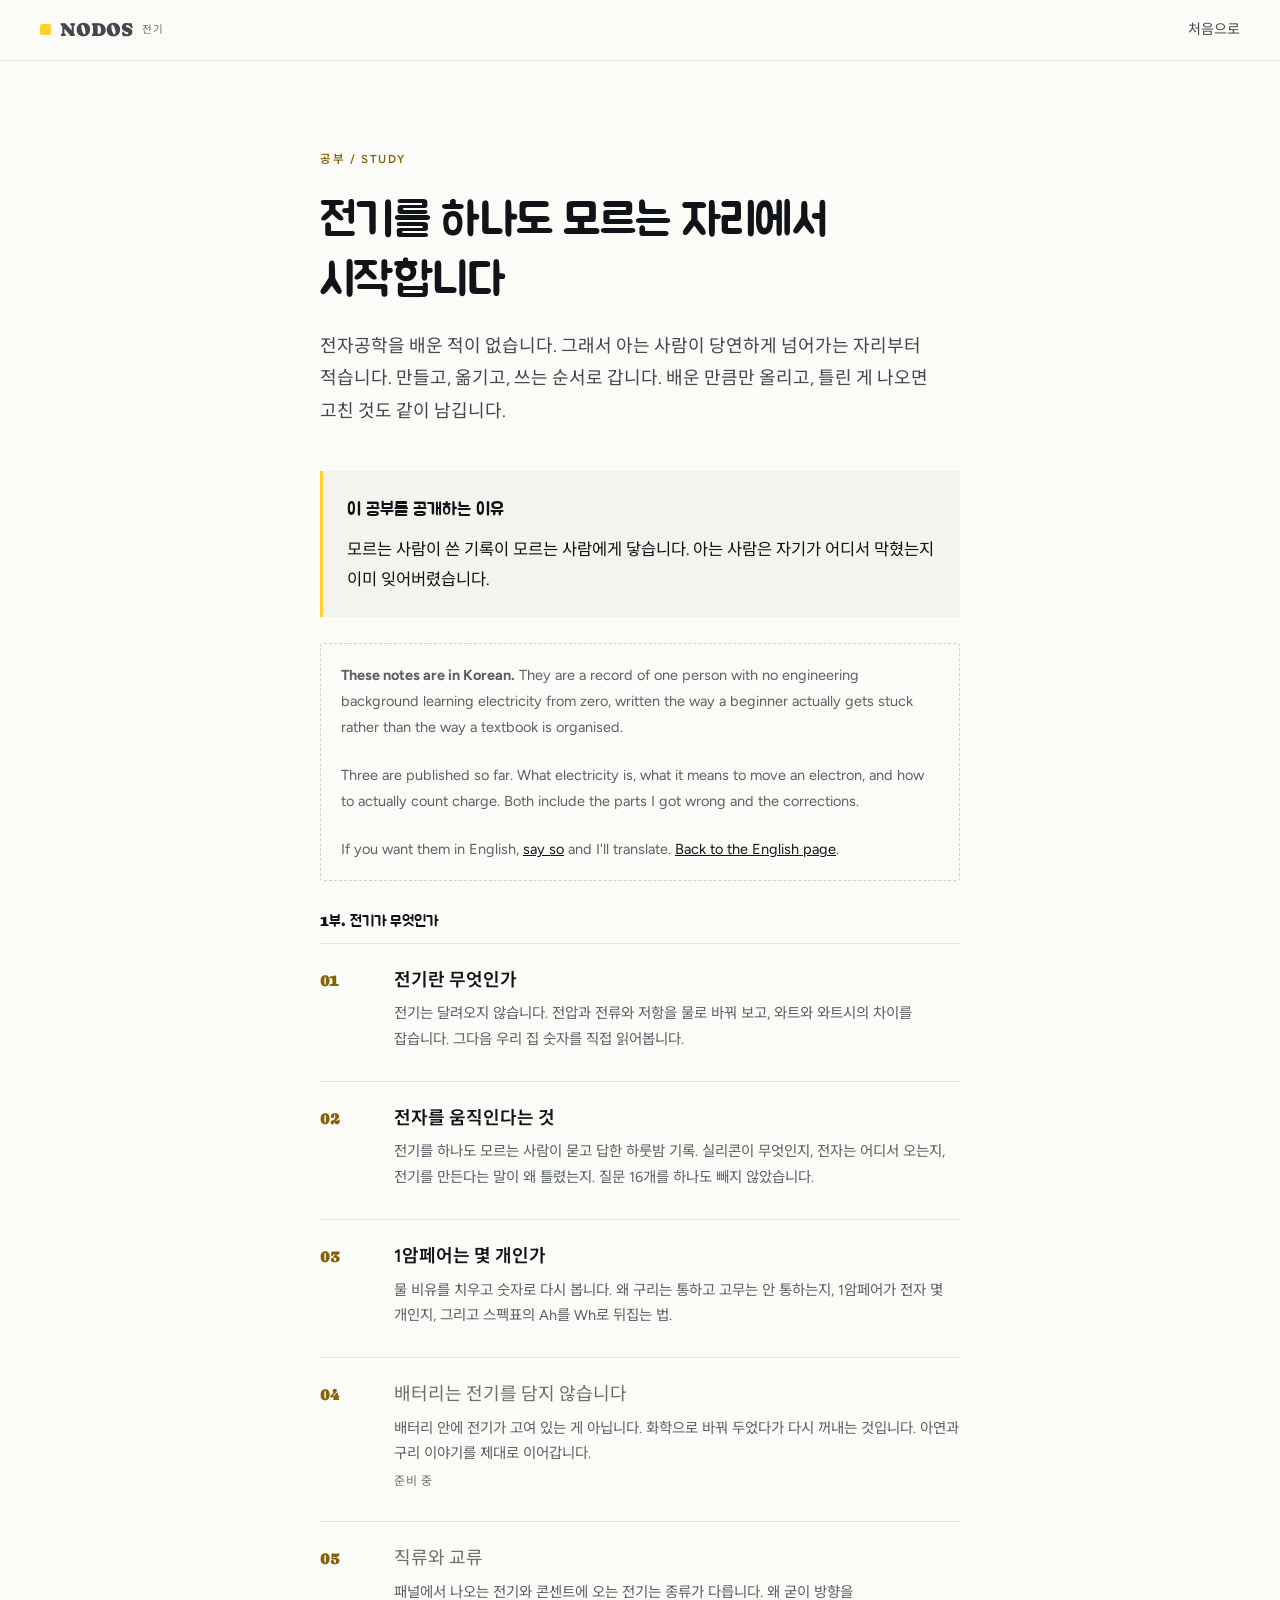
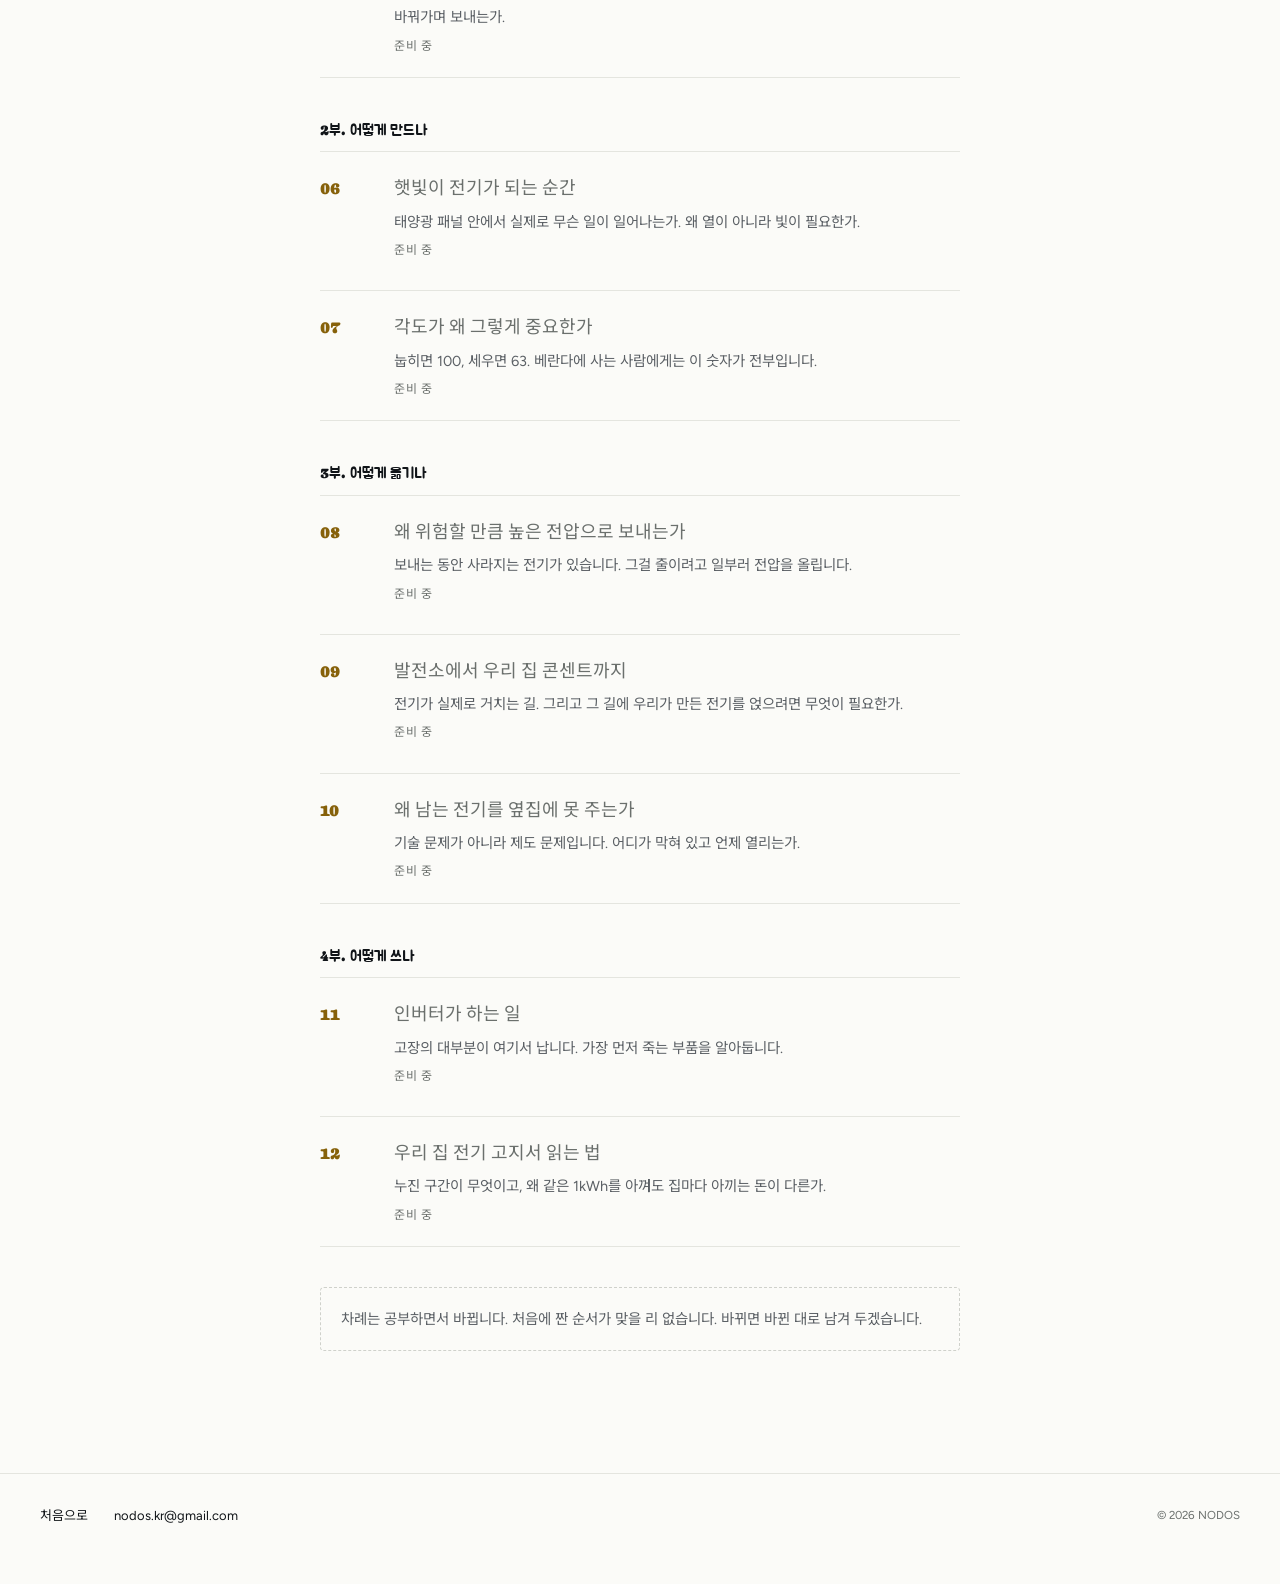
<file: study/index.html>
<!DOCTYPE html>
<html lang="ko">
<head>
<meta charset="utf-8">
<meta name="viewport" content="width=device-width, initial-scale=1">
<title>공부 · NODOS 전기</title>
<meta name="description" content="전기를 하나도 모르는 자리에서 시작합니다. 만들고 옮기고 쓰는 순서로 공부하고, 배운 만큼 여기에 적습니다.">
<link rel="preconnect" href="https://fonts.googleapis.com">
<link rel="preconnect" href="https://fonts.gstatic.com" crossorigin>
<link rel="stylesheet" href="https://fonts.googleapis.com/css2?family=Caprasimo&family=Figtree:wght@400;600;700&family=Jua&family=Noto+Sans+KR:wght@400;500;700&display=swap">
<link rel="stylesheet" href="study.css">
</head>
<body>

<nav>
  <div class="wrap">
    <a class="logo" href="../index.html"><span class="dot"></span>NODOS<span class="latin">전기</span></a>
    <a href="../index.html">처음으로</a>
  </div>
</nav>

<header class="head">
  <div class="wrap">
    <span class="kicker">공부 / STUDY</span>
    <h1>전기를 하나도 모르는 자리에서 시작합니다</h1>
    <p class="standfirst">전자공학을 배운 적이 없습니다. 그래서 아는 사람이 당연하게 넘어가는 자리부터 적습니다. 만들고, 옮기고, 쓰는 순서로 갑니다. 배운 만큼만 올리고, 틀린 게 나오면 고친 것도 같이 남깁니다.</p>
  </div>
</header>

<article>
<div class="wrap">

  <div class="key">
    <span class="t">이 공부를 공개하는 이유</span>
    <p>모르는 사람이 쓴 기록이 모르는 사람에게 닿습니다. 아는 사람은 자기가 어디서 막혔는지 이미 잊어버렸습니다.</p>
  </div>

  <div class="aside" lang="en">
    <p><strong>These notes are in Korean.</strong> They are a record of one person with no engineering background learning electricity from zero, written the way a beginner actually gets stuck rather than the way a textbook is organised.</p>
    <p>Three are published so far. What electricity is, what it means to move an electron, and how to actually count charge. Both include the parts I got wrong and the corrections.</p>
    <p>If you want them in English, <a href="mailto:nodos.kr@gmail.com">say so</a> and I'll translate. <a href="../en/index.html">Back to the English page</a>.</p>
  </div>

  <p class="part">1부. 전기가 무엇인가</p>
  <ul class="lessons">
    <li>
      <span class="no">01</span>
      <a class="ti" href="01.html">전기란 무엇인가</a>
      <span class="de">전기는 달려오지 않습니다. 전압과 전류와 저항을 물로 바꿔 보고, 와트와 와트시의 차이를 잡습니다. 그다음 우리 집 숫자를 직접 읽어봅니다.</span>
    </li>
    <li>
      <span class="no">02</span>
      <a class="ti" href="02.html">전자를 움직인다는 것</a>
      <span class="de">전기를 하나도 모르는 사람이 묻고 답한 하룻밤 기록. 실리콘이 무엇인지, 전자는 어디서 오는지, 전기를 만든다는 말이 왜 틀렸는지. 질문 16개를 하나도 빼지 않았습니다.</span>
    </li>
    <li>
      <span class="no">03</span>
      <a class="ti" href="03.html">1암페어는 몇 개인가</a>
      <span class="de">물 비유를 치우고 숫자로 다시 봅니다. 왜 구리는 통하고 고무는 안 통하는지, 1암페어가 전자 몇 개인지, 그리고 스펙표의 Ah를 Wh로 뒤집는 법.</span>
    </li>
    <li class="todo">
      <span class="no">04</span>
      <span class="ti">배터리는 전기를 담지 않습니다</span>
      <span class="de">배터리 안에 전기가 고여 있는 게 아닙니다. 화학으로 바꿔 두었다가 다시 꺼내는 것입니다. 아연과 구리 이야기를 제대로 이어갑니다.</span>
      <span class="soon">준비 중</span>
    </li>
    <li class="todo">
      <span class="no">05</span>
      <span class="ti">직류와 교류</span>
      <span class="de">패널에서 나오는 전기와 콘센트에 오는 전기는 종류가 다릅니다. 왜 굳이 방향을 바꿔가며 보내는가.</span>
      <span class="soon">준비 중</span>
    </li>
  </ul>

  <p class="part">2부. 어떻게 만드나</p>
  <ul class="lessons">
    <li class="todo">
      <span class="no">06</span>
      <span class="ti">햇빛이 전기가 되는 순간</span>
      <span class="de">태양광 패널 안에서 실제로 무슨 일이 일어나는가. 왜 열이 아니라 빛이 필요한가.</span>
      <span class="soon">준비 중</span>
    </li>
    <li class="todo">
      <span class="no">07</span>
      <span class="ti">각도가 왜 그렇게 중요한가</span>
      <span class="de">눕히면 100, 세우면 63. 베란다에 사는 사람에게는 이 숫자가 전부입니다.</span>
      <span class="soon">준비 중</span>
    </li>
  </ul>

  <p class="part">3부. 어떻게 옮기나</p>
  <ul class="lessons">
    <li class="todo">
      <span class="no">08</span>
      <span class="ti">왜 위험할 만큼 높은 전압으로 보내는가</span>
      <span class="de">보내는 동안 사라지는 전기가 있습니다. 그걸 줄이려고 일부러 전압을 올립니다.</span>
      <span class="soon">준비 중</span>
    </li>
    <li class="todo">
      <span class="no">09</span>
      <span class="ti">발전소에서 우리 집 콘센트까지</span>
      <span class="de">전기가 실제로 거치는 길. 그리고 그 길에 우리가 만든 전기를 얹으려면 무엇이 필요한가.</span>
      <span class="soon">준비 중</span>
    </li>
    <li class="todo">
      <span class="no">10</span>
      <span class="ti">왜 남는 전기를 옆집에 못 주는가</span>
      <span class="de">기술 문제가 아니라 제도 문제입니다. 어디가 막혀 있고 언제 열리는가.</span>
      <span class="soon">준비 중</span>
    </li>
  </ul>

  <p class="part">4부. 어떻게 쓰나</p>
  <ul class="lessons">
    <li class="todo">
      <span class="no">11</span>
      <span class="ti">인버터가 하는 일</span>
      <span class="de">고장의 대부분이 여기서 납니다. 가장 먼저 죽는 부품을 알아둡니다.</span>
      <span class="soon">준비 중</span>
    </li>
    <li class="todo">
      <span class="no">12</span>
      <span class="ti">우리 집 전기 고지서 읽는 법</span>
      <span class="de">누진 구간이 무엇이고, 왜 같은 1kWh를 아껴도 집마다 아끼는 돈이 다른가.</span>
      <span class="soon">준비 중</span>
    </li>
  </ul>

  <div class="aside" style="margin-top:40px">
    <p>차례는 공부하면서 바뀝니다. 처음에 짠 순서가 맞을 리 없습니다. 바뀌면 바뀐 대로 남겨 두겠습니다.</p>
  </div>

</div>
</article>

<footer>
  <div class="wrap">
    <a href="../index.html">처음으로</a>
    <a href="mailto:nodos.kr@gmail.com">nodos.kr@gmail.com</a>
    <span class="sp">© 2026 NODOS</span>
  </div>
</footer>

</body>
</html>
</file>
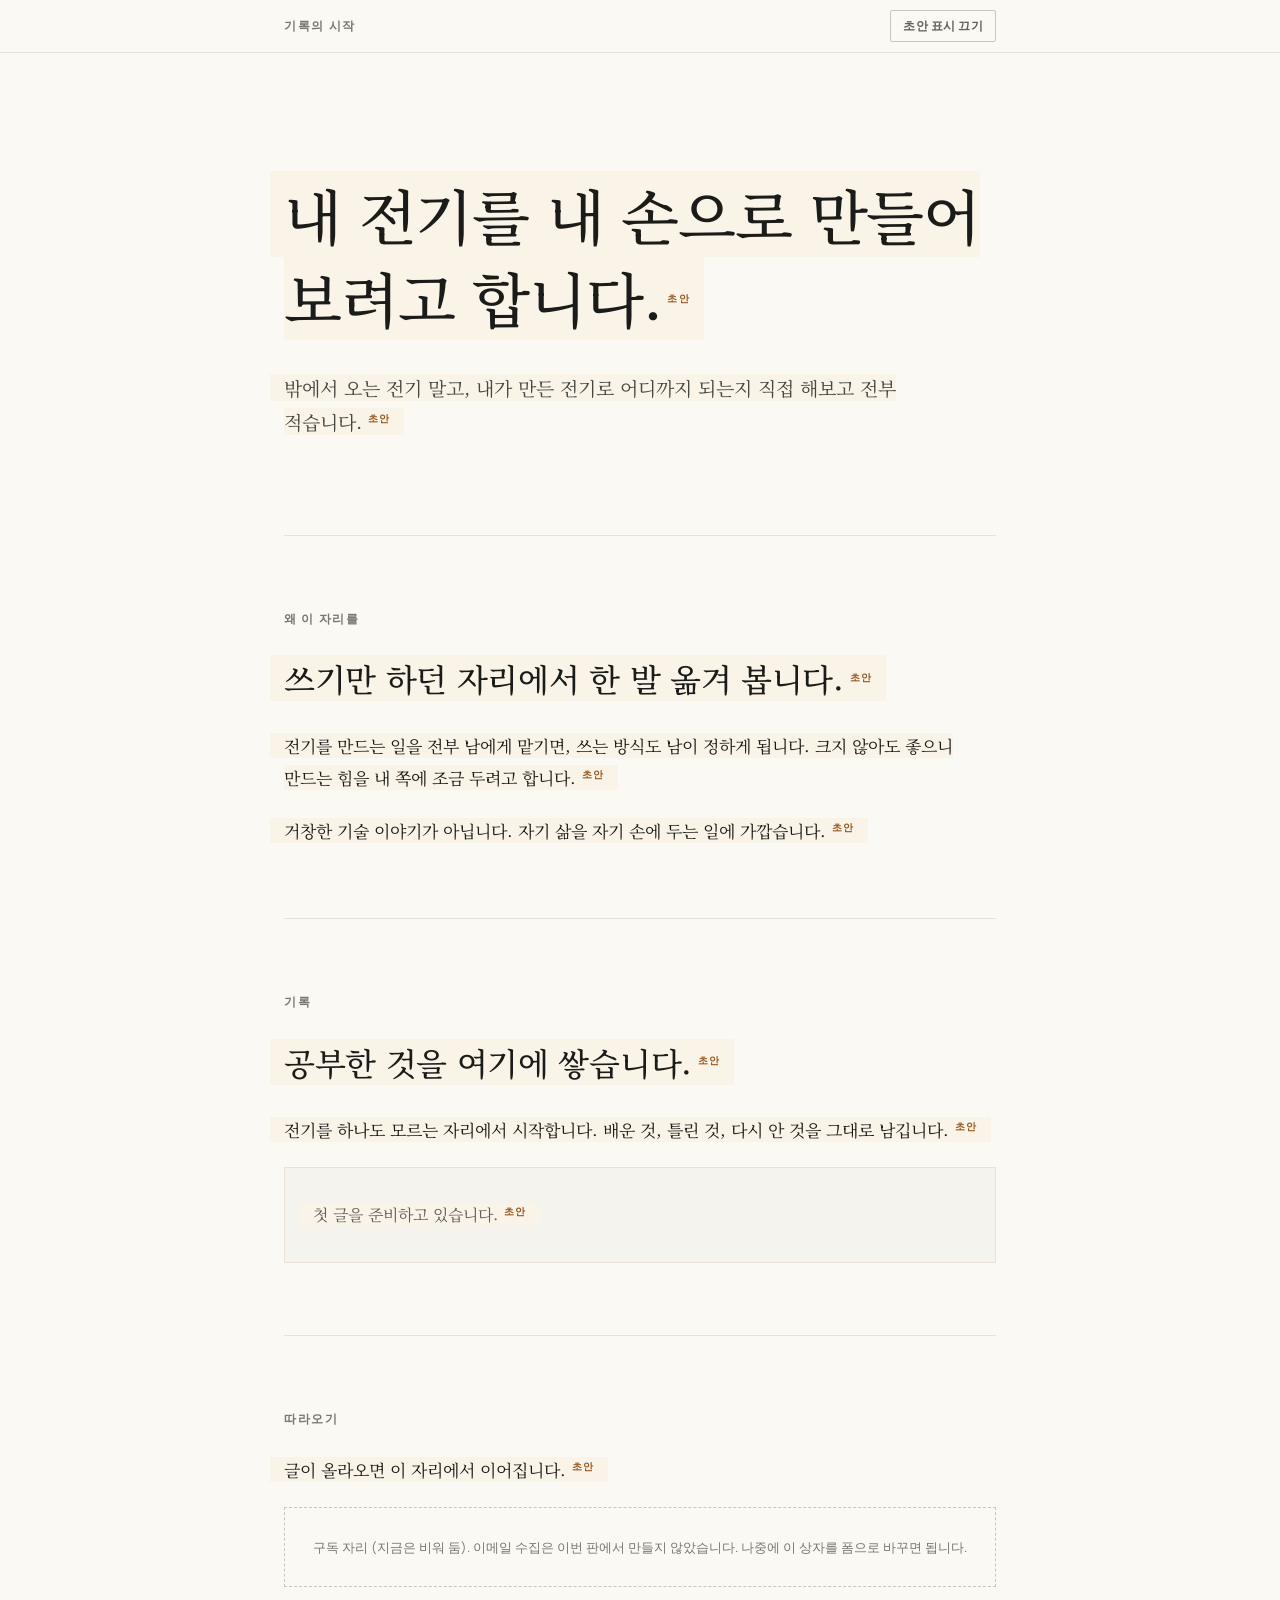
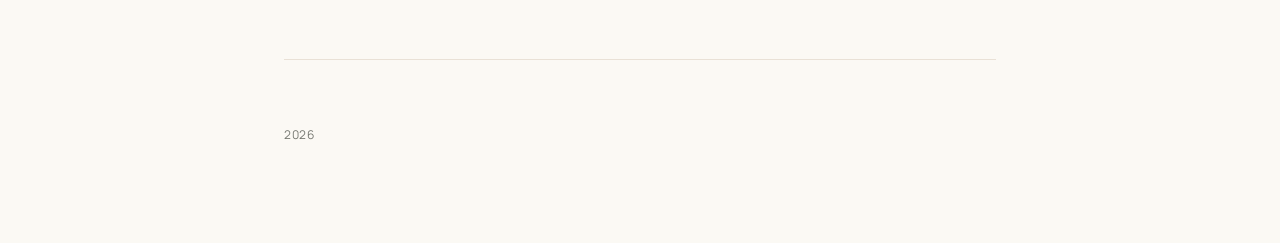
<file: archive/quiet-one-page.html>
<!DOCTYPE html>
<html lang="ko">
<head>
<meta charset="utf-8">
<meta name="viewport" content="width=device-width, initial-scale=1">
<title>전기를 내 손으로</title>
<link rel="preconnect" href="https://fonts.googleapis.com">
<link rel="preconnect" href="https://fonts.gstatic.com" crossorigin>
<link href="https://fonts.googleapis.com/css2?family=EB+Garamond:wght@400;500&family=Noto+Serif+KR:wght@300;400;500;600&family=Manrope:wght@400;500;600&display=swap" rel="stylesheet">
<style>
  :root{
    --bg:#fbf9f4;
    --bg-soft:#f5f3ee;
    --bg-card:#f0eee9;
    --ink:#1b1c19;
    --ink-soft:#464742;
    --muted:#625e55;
    --muted-faint:#767871;
    --border:#e9e1d6;
    --border-soft:#c6c7c0;
    --warn:#93551c;
    --good:#2d5a3f;

    --font-display:'EB Garamond', Georgia, serif;
    --font-kr:'Noto Serif KR', Georgia, serif;
    --font-sans:'Manrope', system-ui, -apple-system, sans-serif;

    --w:760px;
  }

  *{box-sizing:border-box}
  html{-webkit-text-size-adjust:100%}
  body{
    margin:0;
    background:var(--bg);
    color:var(--ink);
    font-family:var(--font-kr);
    font-size:17px;
    line-height:1.85;
    font-weight:400;
    word-break:keep-all;
    overflow-wrap:break-word;
  }

  .wrap{max-width:var(--w);margin:0 auto;padding:0 24px}

  /* 상단 도구 막대. 초안 표시를 켜고 끄는 자리 */
  .toolbar{
    position:sticky;top:0;z-index:20;
    background:rgba(251,249,244,.88);
    backdrop-filter:saturate(150%) blur(6px);
    border-bottom:1px solid var(--border);
  }
  .toolbar .wrap{
    display:flex;align-items:center;justify-content:space-between;
    height:52px;
  }
  .mark{
    font-family:var(--font-sans);
    font-size:12px;font-weight:600;
    letter-spacing:.14em;text-transform:uppercase;
    color:var(--muted-faint);
  }
  .toggle{
    font-family:var(--font-sans);
    font-size:12px;font-weight:600;
    letter-spacing:.04em;
    color:var(--muted);
    background:none;
    border:1px solid var(--border-soft);
    border-radius:2px;
    padding:6px 12px;
    cursor:pointer;
  }
  .toggle:hover{color:var(--ink);border-color:var(--ink)}

  /* 첫 화면 */
  header.hero{padding:120px 0 96px}
  h1{
    font-family:var(--font-kr);
    font-weight:500;
    font-size:clamp(34px,6.4vw,60px);
    line-height:1.38;
    letter-spacing:-.02em;
    margin:0 0 32px;
  }
  .sub{
    font-size:19px;
    line-height:1.8;
    color:var(--ink-soft);
    max-width:34em;
    margin:0;
  }

  /* 섹션 공통 */
  section{padding:72px 0;border-top:1px solid var(--border)}
  .label{
    font-family:var(--font-sans);
    font-size:12px;font-weight:600;
    letter-spacing:.14em;text-transform:uppercase;
    color:var(--muted-faint);
    margin:0 0 24px;
  }
  h2{
    font-family:var(--font-kr);
    font-weight:500;
    font-size:clamp(24px,3.6vw,32px);
    line-height:1.5;
    letter-spacing:-.01em;
    margin:0 0 28px;
  }
  p{margin:0 0 22px}
  p:last-child{margin-bottom:0}

  /* 기록 목록. 글이 쌓이면 li 가 채워지는 자리 */
  ul.notes{list-style:none;margin:0;padding:0}
  ul.notes li{
    padding:22px 0;
    border-bottom:1px solid var(--border);
  }
  ul.notes li:first-child{border-top:1px solid var(--border)}
  ul.notes a{
    color:var(--ink);
    text-decoration:none;
    font-size:19px;
    line-height:1.6;
  }
  ul.notes a:hover{text-decoration:underline;text-underline-offset:4px}
  ul.notes .date{
    display:block;
    font-family:var(--font-sans);
    font-size:12px;font-weight:500;
    letter-spacing:.08em;
    color:var(--muted-faint);
    margin-top:6px;
  }
  .empty{
    background:var(--bg-soft);
    border:1px solid var(--border);
    padding:32px 28px;
    color:var(--muted);
    font-size:16px;
  }

  /* 따라오기. 구독 자리는 지금 비워둠 */
  .follow-slot{
    border:1px dashed var(--border-soft);
    padding:28px;
    color:var(--muted-faint);
    font-family:var(--font-sans);
    font-size:13px;
    line-height:1.7;
  }

  footer{
    padding:64px 0 96px;
    border-top:1px solid var(--border);
    font-family:var(--font-sans);
    font-size:12px;
    letter-spacing:.06em;
    color:var(--muted-faint);
  }

  /* 아직 확정하지 않은 카피 표시.
     사용자가 문장을 고르고 고치면 draft 클래스를 떼면 됨 */
  .draft{
    position:relative;
    background:#faf3e8;
    box-shadow:-14px 0 0 #faf3e8, 14px 0 0 #faf3e8;
  }
  .draft::after{
    content:"초안";
    font-family:var(--font-sans);
    font-size:10px;font-weight:600;
    letter-spacing:.12em;
    color:var(--warn);
    vertical-align:super;
    margin-left:6px;
    white-space:nowrap;
  }
  body.clean .draft{background:none;box-shadow:none}
  body.clean .draft::after{content:none}

  @media (max-width:520px){
    body{font-size:16px}
    header.hero{padding:72px 0 60px}
    section{padding:56px 0}
    .sub{font-size:17px}
    .draft{box-shadow:-8px 0 0 #faf3e8, 8px 0 0 #faf3e8}
  }

  @media print{
    .toolbar{display:none}
    .draft{background:none;box-shadow:none}
    .draft::after{content:none}
  }
</style>
</head>
<body>

<div class="toolbar">
  <div class="wrap">
    <span class="mark">기록의 시작</span>
    <button class="toggle" id="toggle">초안 표시 끄기</button>
  </div>
</div>

<div class="wrap">

  <!-- ================= 첫 화면 =================
       카피 후보 (사용자가 고를 자리)
       1안  내 전기를 내 손으로 만들어 보려고 합니다.
       2안  전기를 스스로 만드는 일을, 평범한 사람이 해봅니다.
       3안  베란다에서 전기를 만들어 봅니다.

       부제 후보
       1안  밖에서 오는 전기 말고, 내가 만든 전기로 어디까지 되는지 직접 해보고 전부 적습니다.
       2안  남향 베란다 하나로 어디까지 되는지, 해보면서 배운 것을 그대로 남깁니다.
       3안  전기를 만드는 일을 처음부터 배우고, 배운 만큼 여기에 적습니다.
  ============================================== -->
  <header class="hero">
    <h1><span class="draft">내 전기를 내 손으로 만들어 보려고 합니다.</span></h1>
    <p class="sub"><span class="draft">밖에서 오는 전기 말고, 내가 만든 전기로 어디까지 되는지 직접 해보고 전부 적습니다.</span></p>
  </header>

  <!-- ================= 왜 이 자리인가 =================
       카피 후보
       1안 (아래 적용)  맡김과 정함의 관계로 푼 결. 두려움 없이 사실만
       2안  앞으로 전기는 개인에게도 안보에 가까워집니다. 그래서 만드는 쪽에 한 발을 걸쳐 두려고 합니다.
            (주의: 안보라는 단어가 두려움 결로 기울 수 있음. 사용자 판단 필요)
       3안  만드는 쪽에 서 보고 싶었습니다. 쓰기만 하던 자리에서 한 발 옮기는 일입니다.
  ==================================================== -->
  <section>
    <p class="label">왜 이 자리를</p>
    <h2><span class="draft">쓰기만 하던 자리에서 한 발 옮겨 봅니다.</span></h2>
    <p><span class="draft">전기를 만드는 일을 전부 남에게 맡기면, 쓰는 방식도 남이 정하게 됩니다. 크지 않아도 좋으니 만드는 힘을 내 쪽에 조금 두려고 합니다.</span></p>
    <p><span class="draft">거창한 기술 이야기가 아닙니다. 자기 삶을 자기 손에 두는 일에 가깝습니다.</span></p>
  </section>

  <!-- ================= 기록 =================
       사용자가 하는 전기 공부 글이 쌓이는 자리.
       글이 생기면 아래 ul.notes 안에 li 를 추가하면 됨. 형식은 주석의 예시 참고.

       <li>
         <a href="notes/0001.html">글 제목이 들어갑니다</a>
         <span class="date">2026.09.01</span>
       </li>

       카피 후보
       1안 (아래 적용)  여기에 전기 공부한 것을 적습니다. 배운 것, 틀린 것, 다시 안 것을 그대로 남깁니다.
       2안  전기를 하나도 모르는 자리에서 시작합니다. 공부한 만큼 여기에 쌓입니다.
       3안  읽은 것과 해본 것을 정리해 둡니다.
  ========================================== -->
  <section>
    <p class="label">기록</p>
    <h2><span class="draft">공부한 것을 여기에 쌓습니다.</span></h2>
    <p><span class="draft">전기를 하나도 모르는 자리에서 시작합니다. 배운 것, 틀린 것, 다시 안 것을 그대로 남깁니다.</span></p>

    <ul class="notes">
      <!-- 글이 쌓이는 자리. 지금은 비어 있음 -->
    </ul>

    <div class="empty"><span class="draft">첫 글을 준비하고 있습니다.</span></div>
  </section>

  <!-- ================= 따라오기 =================
       구독 폼은 이번 판에서 만들지 않음. 자리만 잡아 둠.
       나중에 폼을 넣을 때 아래 .follow-slot 을 통째로 교체하면 됨.

       카피 후보
       1안 (아래 적용)  글이 올라오면 이 자리에서 이어집니다.
       2안  천천히 갑니다. 급하게 만들 생각은 없습니다.
       3안  다음 글에서 뵙겠습니다.
  ============================================== -->
  <section>
    <p class="label">따라오기</p>
    <p><span class="draft">글이 올라오면 이 자리에서 이어집니다.</span></p>
    <div class="follow-slot">구독 자리 (지금은 비워 둠). 이메일 수집은 이번 판에서 만들지 않았습니다. 나중에 이 상자를 폼으로 바꾸면 됩니다.</div>
  </section>

  <footer>2026</footer>

</div>

<script>
  (function () {
    var btn = document.getElementById('toggle');
    btn.addEventListener('click', function () {
      var clean = document.body.classList.toggle('clean');
      btn.textContent = clean ? '초안 표시 켜기' : '초안 표시 끄기';
    });
  })();
</script>

</body>
</html>
</file>
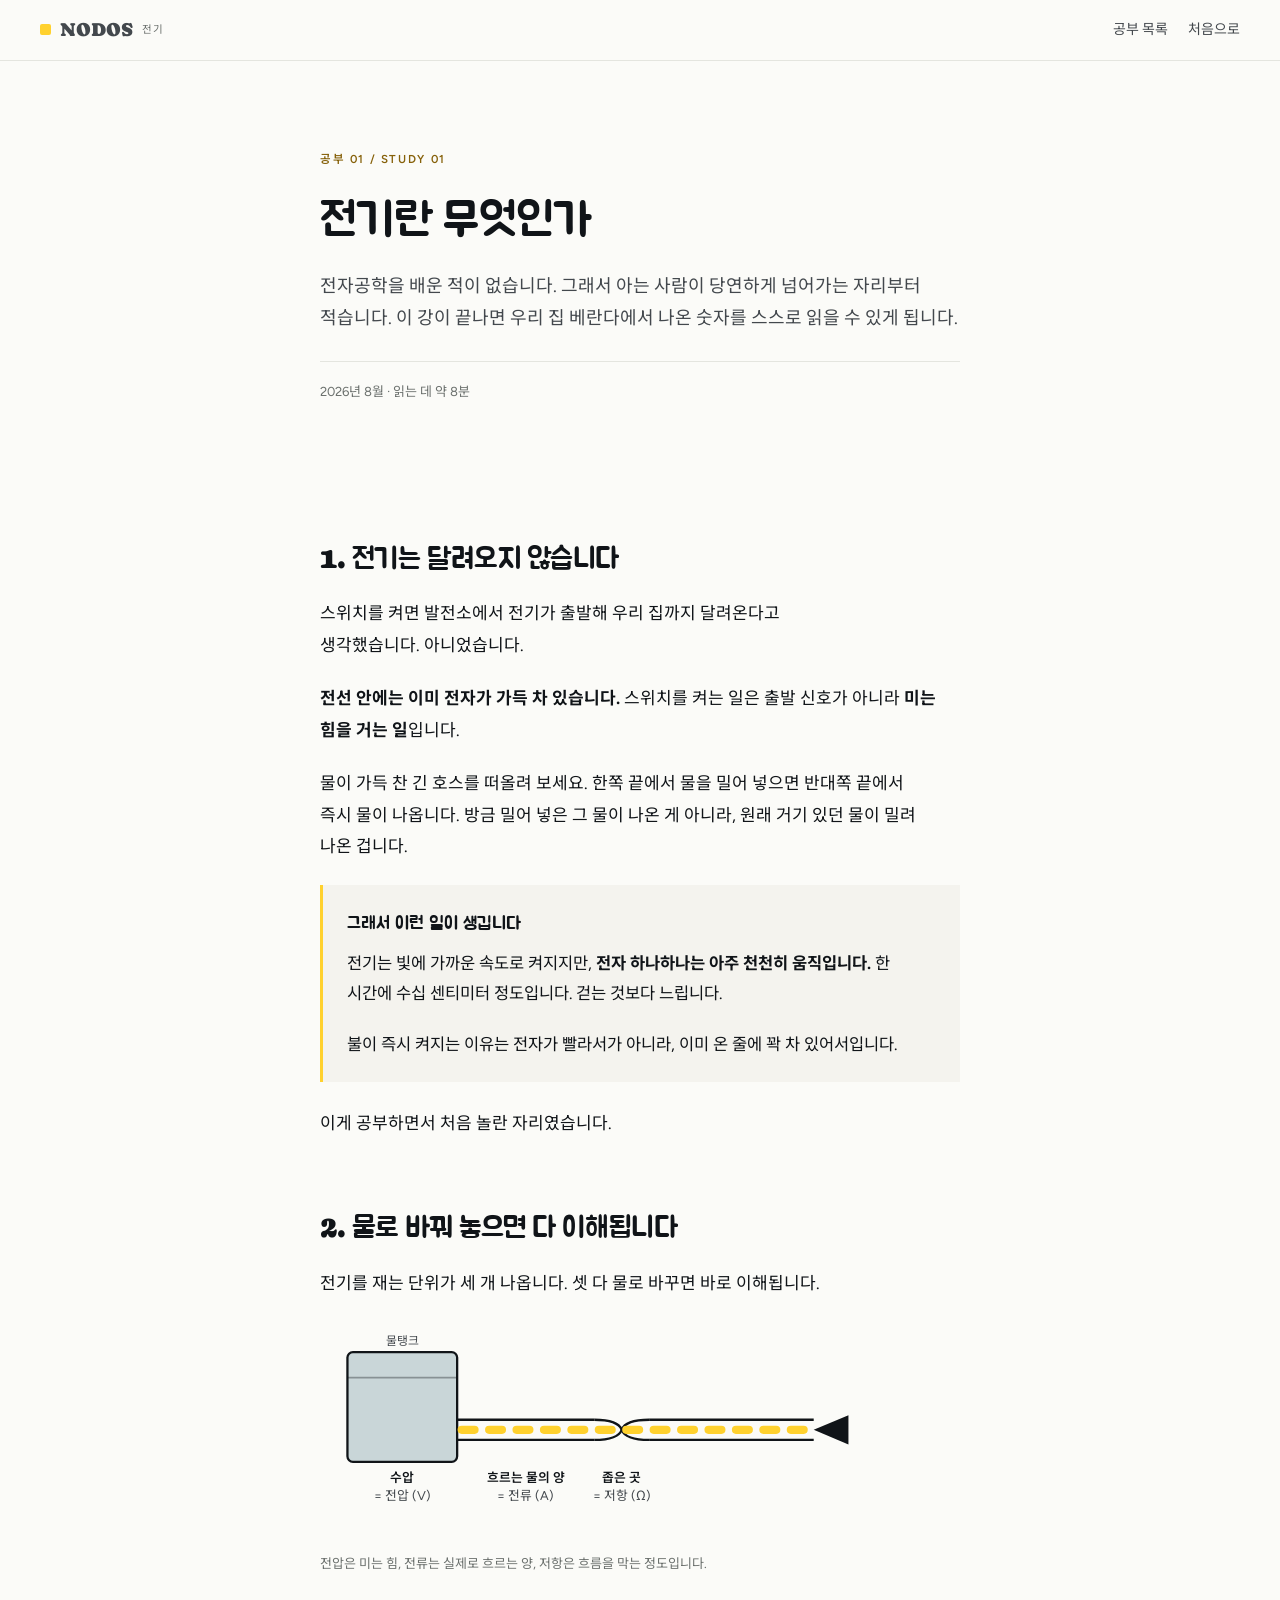
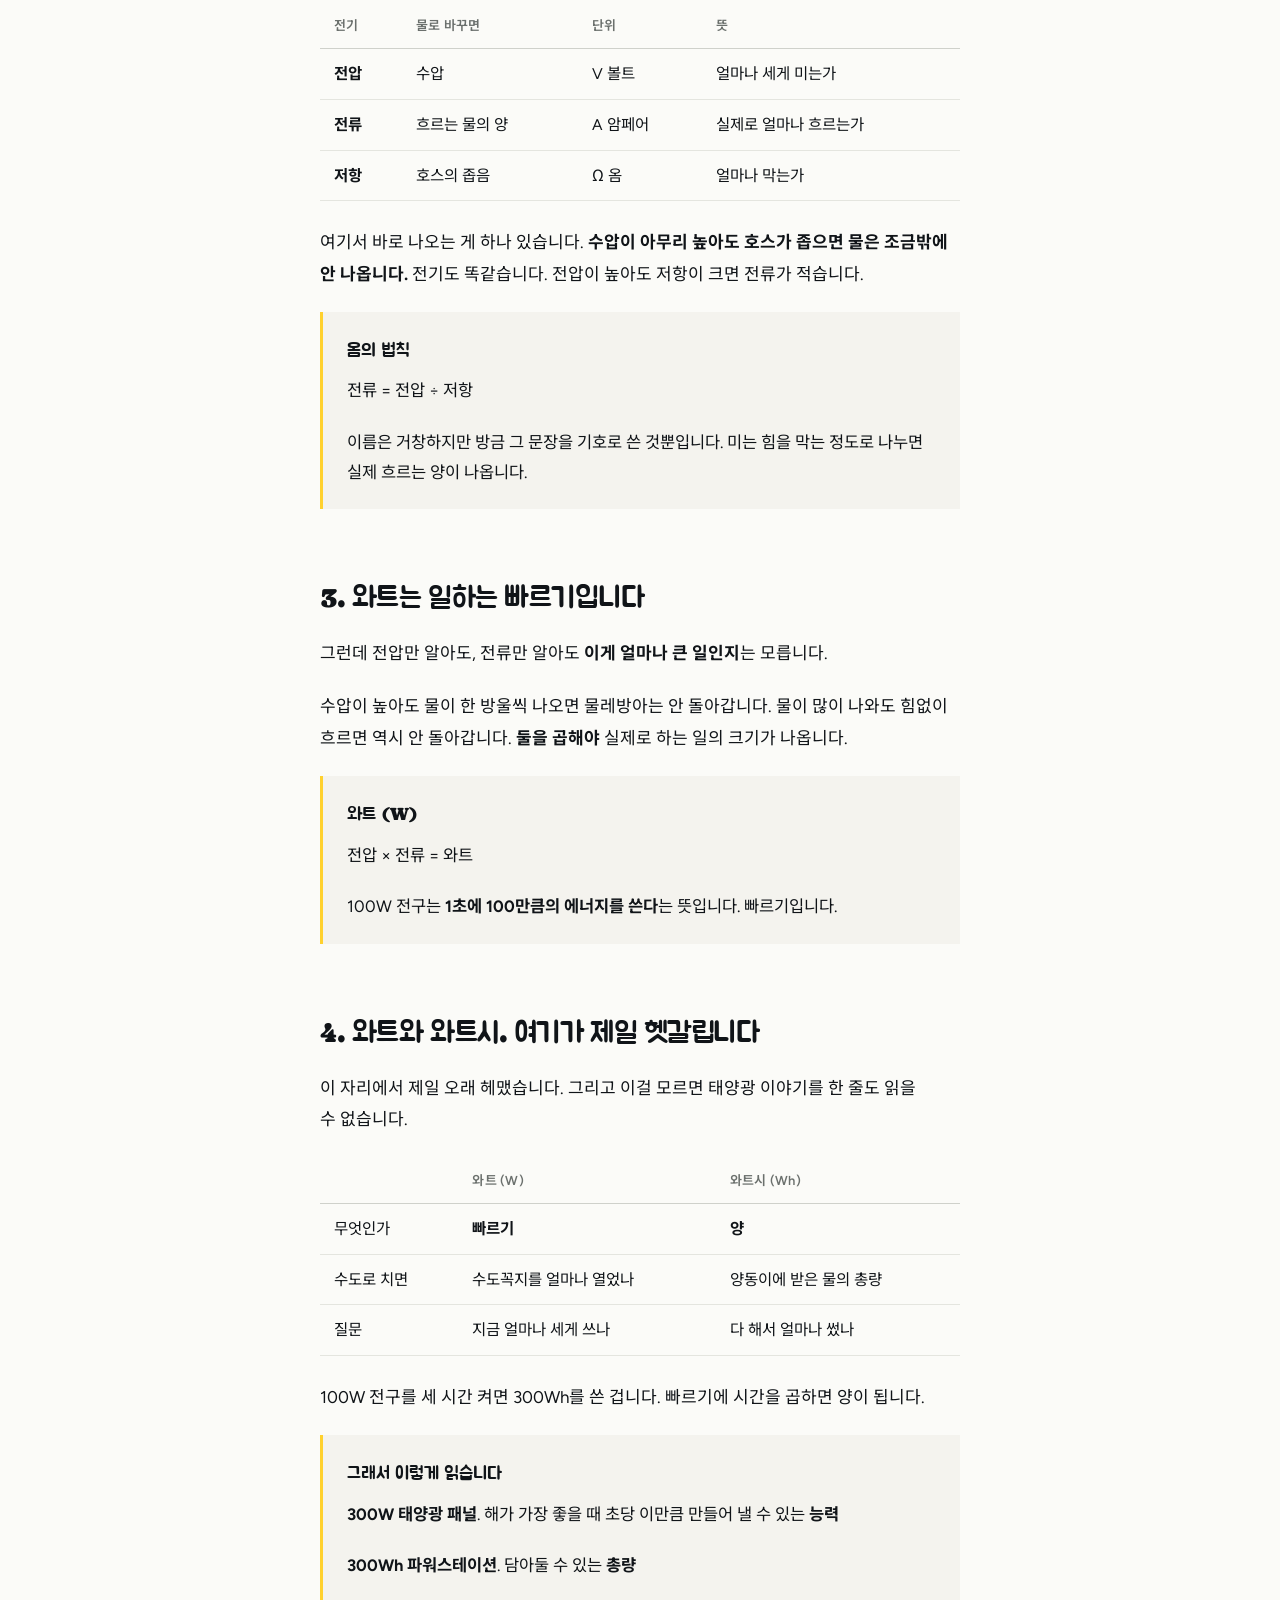
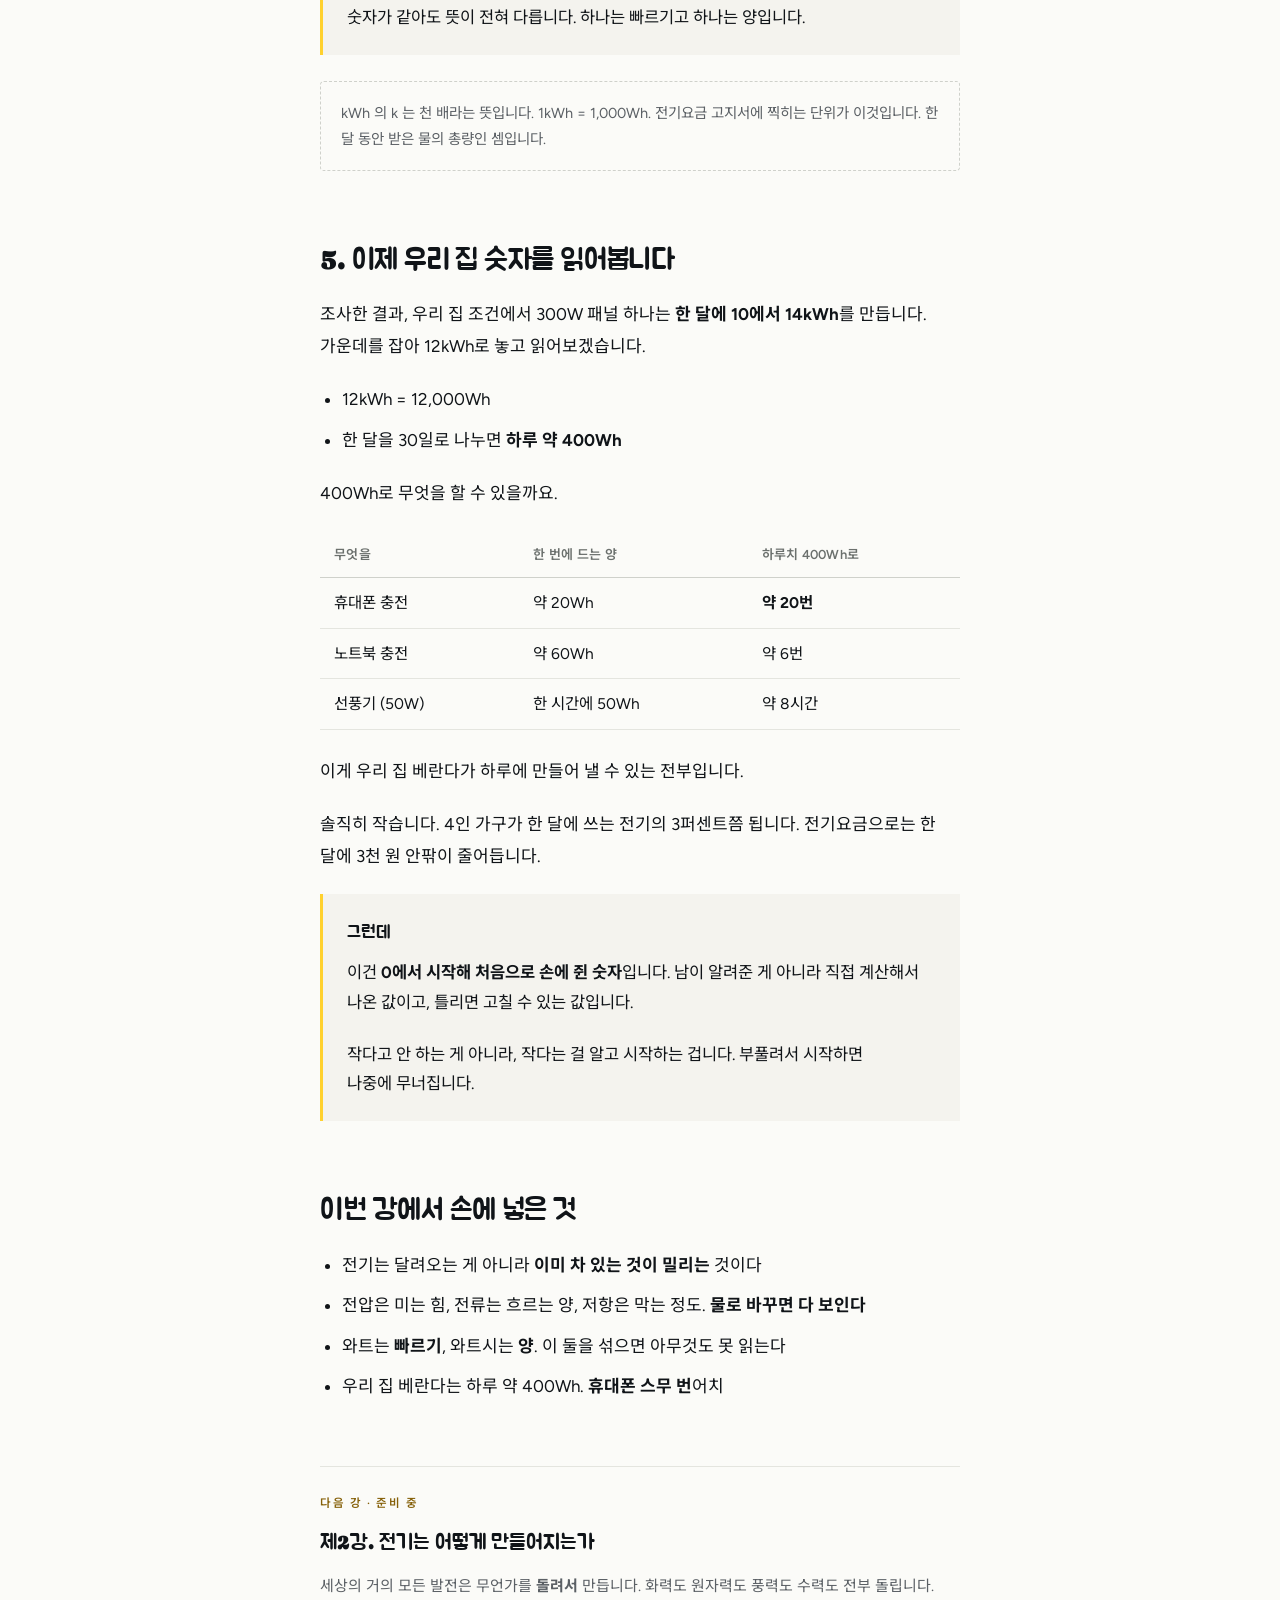
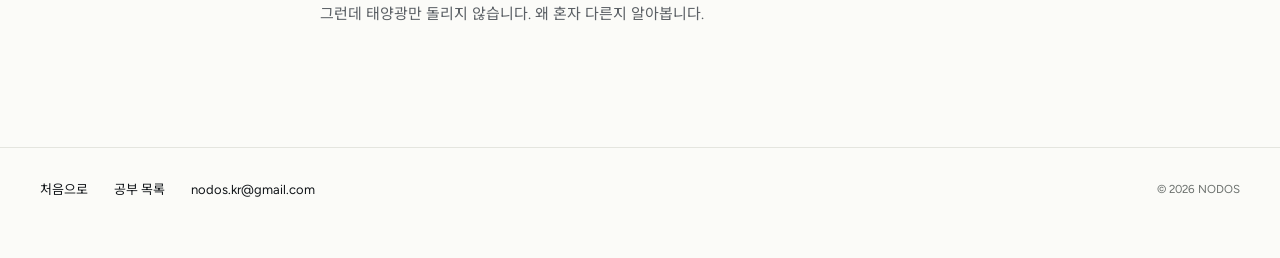
<file: study/01.html>
<!DOCTYPE html>
<html lang="ko">
<head>
<meta charset="utf-8">
<meta name="viewport" content="width=device-width, initial-scale=1">
<title>제1강. 전기란 무엇인가 · NODOS 공부</title>
<meta name="description" content="전자공학을 배운 적 없는 사람이 전기를 처음부터 공부한 기록. 전압과 전류와 저항, 그리고 와트와 와트시의 차이.">
<link rel="preconnect" href="https://fonts.googleapis.com">
<link rel="preconnect" href="https://fonts.gstatic.com" crossorigin>
<link rel="stylesheet" href="https://fonts.googleapis.com/css2?family=Caprasimo&family=Figtree:wght@400;600;700&family=Jua&family=Noto+Sans+KR:wght@400;500;700&display=swap">
<link rel="stylesheet" href="study.css">
</head>
<body>

<nav>
  <div class="wrap">
    <a class="logo" href="../index.html"><span class="dot"></span>NODOS<span class="latin">전기</span></a>
    <a href="index.html">공부 목록</a>
    <a href="../index.html">처음으로</a>
  </div>
</nav>

<header class="head">
  <div class="wrap">
    <span class="kicker">공부 01 / STUDY 01</span>
    <h1>전기란 무엇인가</h1>
    <p class="standfirst">전자공학을 배운 적이 없습니다. 그래서 아는 사람이 당연하게 넘어가는 자리부터 적습니다. 이 강이 끝나면 우리 집 베란다에서 나온 숫자를 스스로 읽을 수 있게 됩니다.</p>
    <p class="byline">2026년 8월 · 읽는 데 약 8분</p>
  </div>
</header>

<article>
<div class="wrap">

  <h2>1. 전기는 달려오지 않습니다</h2>

  <p>스위치를 켜면 발전소에서 전기가 출발해 우리 집까지 달려온다고 생각했습니다. 아니었습니다.</p>

  <p><strong>전선 안에는 이미 전자가 가득 차 있습니다.</strong> 스위치를 켜는 일은 출발 신호가 아니라 <strong>미는 힘을 거는 일</strong>입니다.</p>

  <p>물이 가득 찬 긴 호스를 떠올려 보세요. 한쪽 끝에서 물을 밀어 넣으면 반대쪽 끝에서 즉시 물이 나옵니다. 방금 밀어 넣은 그 물이 나온 게 아니라, 원래 거기 있던 물이 밀려 나온 겁니다.</p>

  <div class="key">
    <span class="t">그래서 이런 일이 생깁니다</span>
    <p>전기는 빛에 가까운 속도로 켜지지만, <strong>전자 하나하나는 아주 천천히 움직입니다.</strong> 한 시간에 수십 센티미터 정도입니다. 걷는 것보다 느립니다.</p>
    <p>불이 즉시 켜지는 이유는 전자가 빨라서가 아니라, 이미 온 줄에 꽉 차 있어서입니다.</p>
  </div>

  <p>이게 공부하면서 처음 놀란 자리였습니다.</p>

  <h2>2. 물로 바꿔 놓으면 다 이해됩니다</h2>

  <p>전기를 재는 단위가 세 개 나옵니다. 셋 다 물로 바꾸면 바로 이해됩니다.</p>

  <figure>
    <svg viewBox="0 0 700 240" role="img" aria-label="물탱크에서 호스를 통해 물이 흐르는 그림. 수압이 전압, 물의 양이 전류, 호스의 좁은 곳이 저항에 해당한다">
      <rect x="30" y="34" width="120" height="120" rx="6" fill="#c9d6d8" stroke="#101418" stroke-width="2.5"/>
      <path d="M30 62h120" stroke="#101418" stroke-width="2" opacity=".35"/>
      <path d="M150 108h150" stroke="#101418" stroke-width="2.5" fill="none"/>
      <path d="M150 130h150" stroke="#101418" stroke-width="2.5" fill="none"/>
      <path d="M300 108q26 0 30 11 4 11 30 11" stroke="#101418" stroke-width="2.5" fill="none"/>
      <path d="M300 130q26 0 30-11 4-11 30-11" stroke="#101418" stroke-width="2.5" fill="none"/>
      <path d="M360 108h180" stroke="#101418" stroke-width="2.5" fill="none"/>
      <path d="M360 130h180" stroke="#101418" stroke-width="2.5" fill="none"/>
      <path d="M155 119h375" stroke="#ffd12e" stroke-width="9" stroke-linecap="round" stroke-dasharray="14 16"/>
      <path d="M540 119l38-16v32z" fill="#101418"/>
      <g font-family="Figtree, 'Noto Sans KR', sans-serif" font-size="14" fill="#43484d">
        <text x="90" y="176" text-anchor="middle" fill="#101418" font-weight="600">수압</text>
        <text x="90" y="196" text-anchor="middle">= 전압 (V)</text>
        <text x="225" y="176" text-anchor="middle" fill="#101418" font-weight="600">흐르는 물의 양</text>
        <text x="225" y="196" text-anchor="middle">= 전류 (A)</text>
        <text x="330" y="176" text-anchor="middle" fill="#101418" font-weight="600">좁은 곳</text>
        <text x="330" y="196" text-anchor="middle">= 저항 (Ω)</text>
        <text x="90" y="26" text-anchor="middle" font-size="13">물탱크</text>
      </g>
    </svg>
    <figcaption>전압은 미는 힘, 전류는 실제로 흐르는 양, 저항은 흐름을 막는 정도입니다.</figcaption>
  </figure>

  <div class="tw">
  <table>
    <thead><tr><th>전기</th><th>물로 바꾸면</th><th>단위</th><th>뜻</th></tr></thead>
    <tbody>
      <tr><td><strong>전압</strong></td><td>수압</td><td>V 볼트</td><td>얼마나 세게 미는가</td></tr>
      <tr><td><strong>전류</strong></td><td>흐르는 물의 양</td><td>A 암페어</td><td>실제로 얼마나 흐르는가</td></tr>
      <tr><td><strong>저항</strong></td><td>호스의 좁음</td><td>Ω 옴</td><td>얼마나 막는가</td></tr>
    </tbody>
  </table>
  </div>

  <p>여기서 바로 나오는 게 하나 있습니다. <strong>수압이 아무리 높아도 호스가 좁으면 물은 조금밖에 안 나옵니다.</strong> 전기도 똑같습니다. 전압이 높아도 저항이 크면 전류가 적습니다.</p>

  <div class="key">
    <span class="t">옴의 법칙</span>
    <p>전류 = 전압 ÷ 저항</p>
    <p>이름은 거창하지만 방금 그 문장을 기호로 쓴 것뿐입니다. 미는 힘을 막는 정도로 나누면 실제 흐르는 양이 나옵니다.</p>
  </div>

  <h2>3. 와트는 일하는 빠르기입니다</h2>

  <p>그런데 전압만 알아도, 전류만 알아도 <strong>이게 얼마나 큰 일인지</strong>는 모릅니다.</p>

  <p>수압이 높아도 물이 한 방울씩 나오면 물레방아는 안 돌아갑니다. 물이 많이 나와도 힘없이 흐르면 역시 안 돌아갑니다. <strong>둘을 곱해야</strong> 실제로 하는 일의 크기가 나옵니다.</p>

  <div class="key">
    <span class="t">와트 (W)</span>
    <p>전압 × 전류 = 와트</p>
    <p>100W 전구는 <strong>1초에 100만큼의 에너지를 쓴다</strong>는 뜻입니다. 빠르기입니다.</p>
  </div>

  <h2>4. 와트와 와트시. 여기가 제일 헷갈립니다</h2>

  <p>이 자리에서 제일 오래 헤맸습니다. 그리고 이걸 모르면 태양광 이야기를 한 줄도 읽을 수 없습니다.</p>

  <div class="tw">
  <table>
    <thead><tr><th></th><th>와트 (W)</th><th>와트시 (Wh)</th></tr></thead>
    <tbody>
      <tr><td>무엇인가</td><td><strong>빠르기</strong></td><td><strong>양</strong></td></tr>
      <tr><td>수도로 치면</td><td>수도꼭지를 얼마나 열었나</td><td>양동이에 받은 물의 총량</td></tr>
      <tr><td>질문</td><td>지금 얼마나 세게 쓰나</td><td>다 해서 얼마나 썼나</td></tr>
    </tbody>
  </table>
  </div>

  <p>100W 전구를 세 시간 켜면 300Wh를 쓴 겁니다. 빠르기에 시간을 곱하면 양이 됩니다.</p>

  <div class="key">
    <span class="t">그래서 이렇게 읽습니다</span>
    <p><strong>300W 태양광 패널</strong>. 해가 가장 좋을 때 초당 이만큼 만들어 낼 수 있는 <strong>능력</strong></p>
    <p><strong>300Wh 파워스테이션</strong>. 담아둘 수 있는 <strong>총량</strong></p>
    <p>숫자가 같아도 뜻이 전혀 다릅니다. 하나는 빠르기고 하나는 양입니다.</p>
  </div>

  <div class="aside">
    <p>kWh 의 k 는 천 배라는 뜻입니다. 1kWh = 1,000Wh. 전기요금 고지서에 찍히는 단위가 이것입니다. 한 달 동안 받은 물의 총량인 셈입니다.</p>
  </div>

  <h2>5. 이제 우리 집 숫자를 읽어봅니다</h2>

  <p>조사한 결과, 우리 집 조건에서 300W 패널 하나는 <strong>한 달에 10에서 14kWh</strong>를 만듭니다. 가운데를 잡아 12kWh로 놓고 읽어보겠습니다.</p>

  <ul>
    <li>12kWh = 12,000Wh</li>
    <li>한 달을 30일로 나누면 <strong>하루 약 400Wh</strong></li>
  </ul>

  <p>400Wh로 무엇을 할 수 있을까요.</p>

  <div class="tw">
  <table>
    <thead><tr><th>무엇을</th><th>한 번에 드는 양</th><th>하루치 400Wh로</th></tr></thead>
    <tbody>
      <tr><td>휴대폰 충전</td><td>약 20Wh</td><td><strong>약 20번</strong></td></tr>
      <tr><td>노트북 충전</td><td>약 60Wh</td><td>약 6번</td></tr>
      <tr><td>선풍기 (50W)</td><td>한 시간에 50Wh</td><td>약 8시간</td></tr>
    </tbody>
  </table>
  </div>

  <p>이게 우리 집 베란다가 하루에 만들어 낼 수 있는 전부입니다.</p>

  <p>솔직히 작습니다. 4인 가구가 한 달에 쓰는 전기의 3퍼센트쯤 됩니다. 전기요금으로는 한 달에 3천 원 안팎이 줄어듭니다.</p>

  <div class="key">
    <span class="t">그런데</span>
    <p>이건 <strong>0에서 시작해 처음으로 손에 쥔 숫자</strong>입니다. 남이 알려준 게 아니라 직접 계산해서 나온 값이고, 틀리면 고칠 수 있는 값입니다.</p>
    <p>작다고 안 하는 게 아니라, 작다는 걸 알고 시작하는 겁니다. 부풀려서 시작하면 나중에 무너집니다.</p>
  </div>

  <h2>이번 강에서 손에 넣은 것</h2>

  <ul>
    <li>전기는 달려오는 게 아니라 <strong>이미 차 있는 것이 밀리는</strong> 것이다</li>
    <li>전압은 미는 힘, 전류는 흐르는 양, 저항은 막는 정도. <strong>물로 바꾸면 다 보인다</strong></li>
    <li>와트는 <strong>빠르기</strong>, 와트시는 <strong>양</strong>. 이 둘을 섞으면 아무것도 못 읽는다</li>
    <li>우리 집 베란다는 하루 약 400Wh. <strong>휴대폰 스무 번</strong>어치</li>
  </ul>

  <div class="next">
    <span class="k">다음 강 · 준비 중</span>
    <a href="index.html">제2강. 전기는 어떻게 만들어지는가</a>
    <p style="margin-top:14px;font-size:15px;color:var(--ink-3)">세상의 거의 모든 발전은 무언가를 <strong>돌려서</strong> 만듭니다. 화력도 원자력도 풍력도 수력도 전부 돌립니다. 그런데 태양광만 돌리지 않습니다. 왜 혼자 다른지 알아봅니다.</p>
  </div>

</div>
</article>

<footer>
  <div class="wrap">
    <a href="../index.html">처음으로</a>
    <a href="index.html">공부 목록</a>
    <a href="mailto:nodos.kr@gmail.com">nodos.kr@gmail.com</a>
    <span class="sp">© 2026 NODOS</span>
  </div>
</footer>

</body>
</html>
</file>
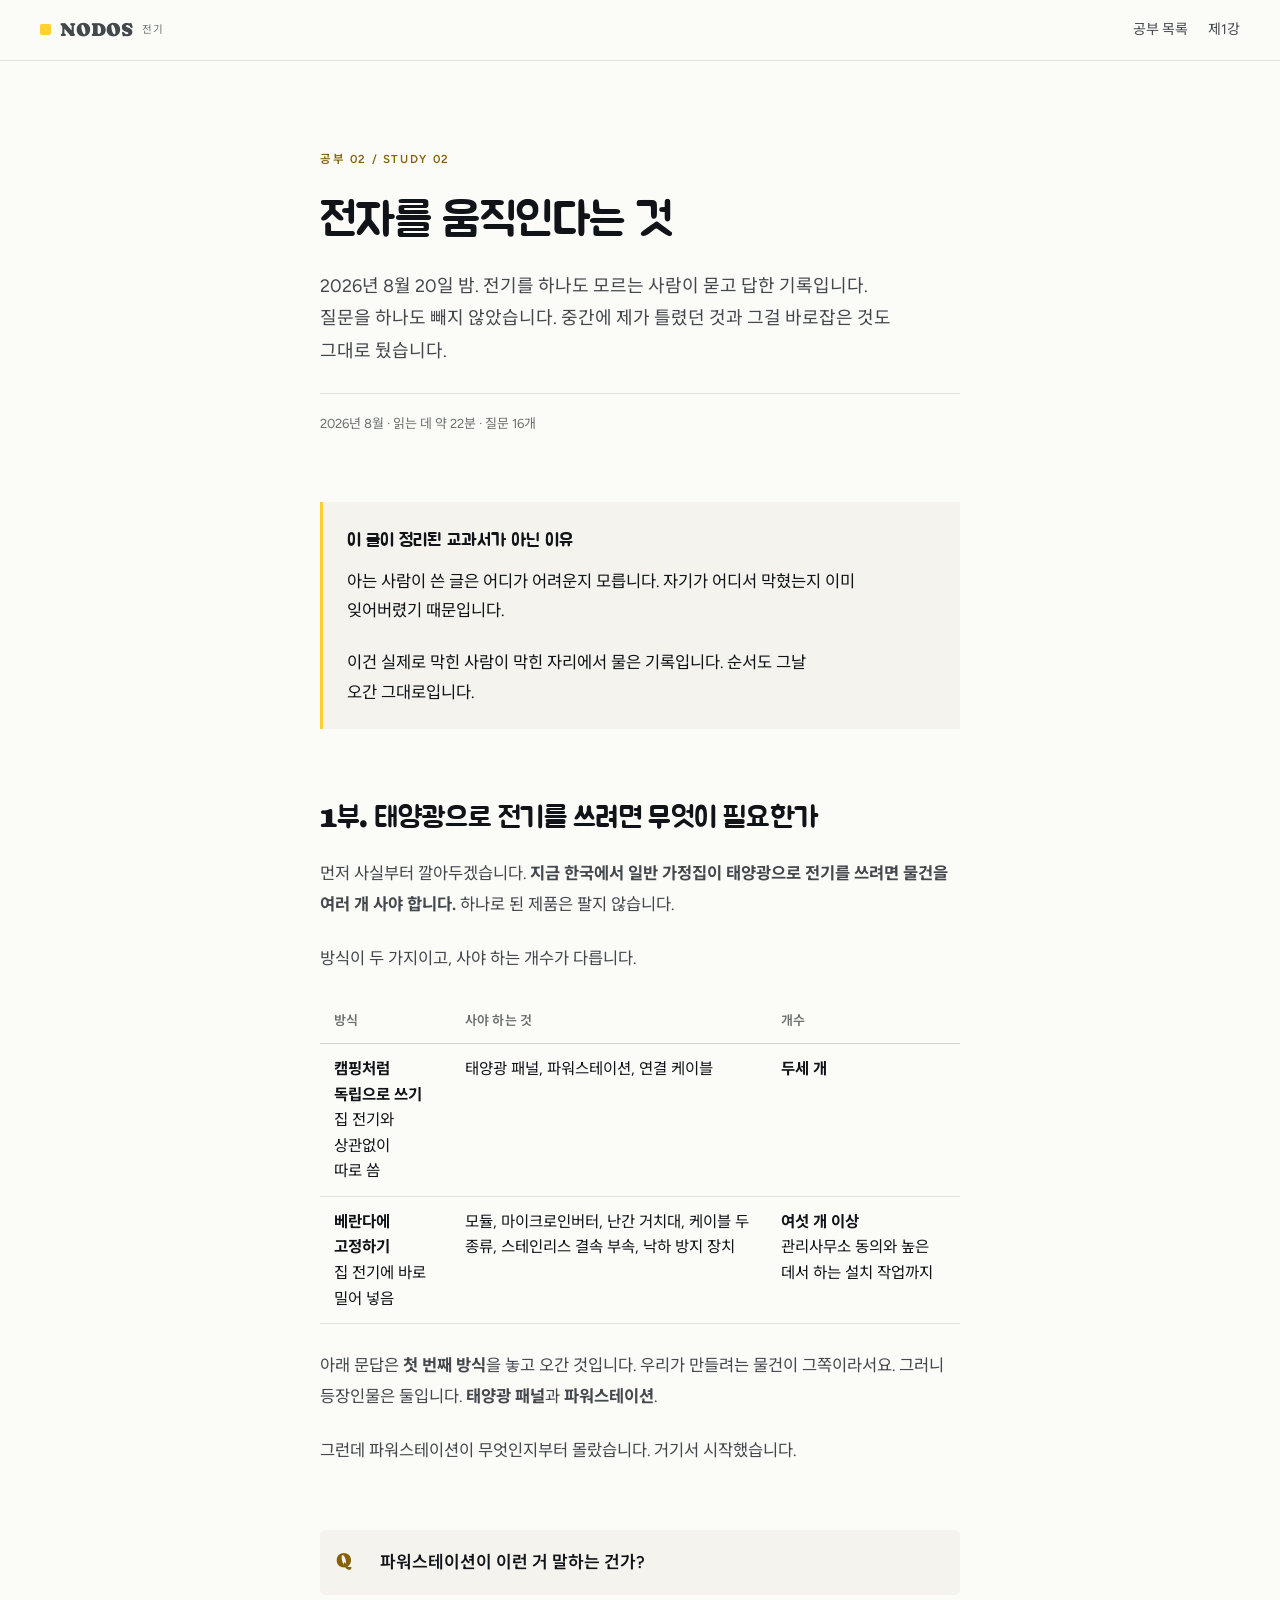
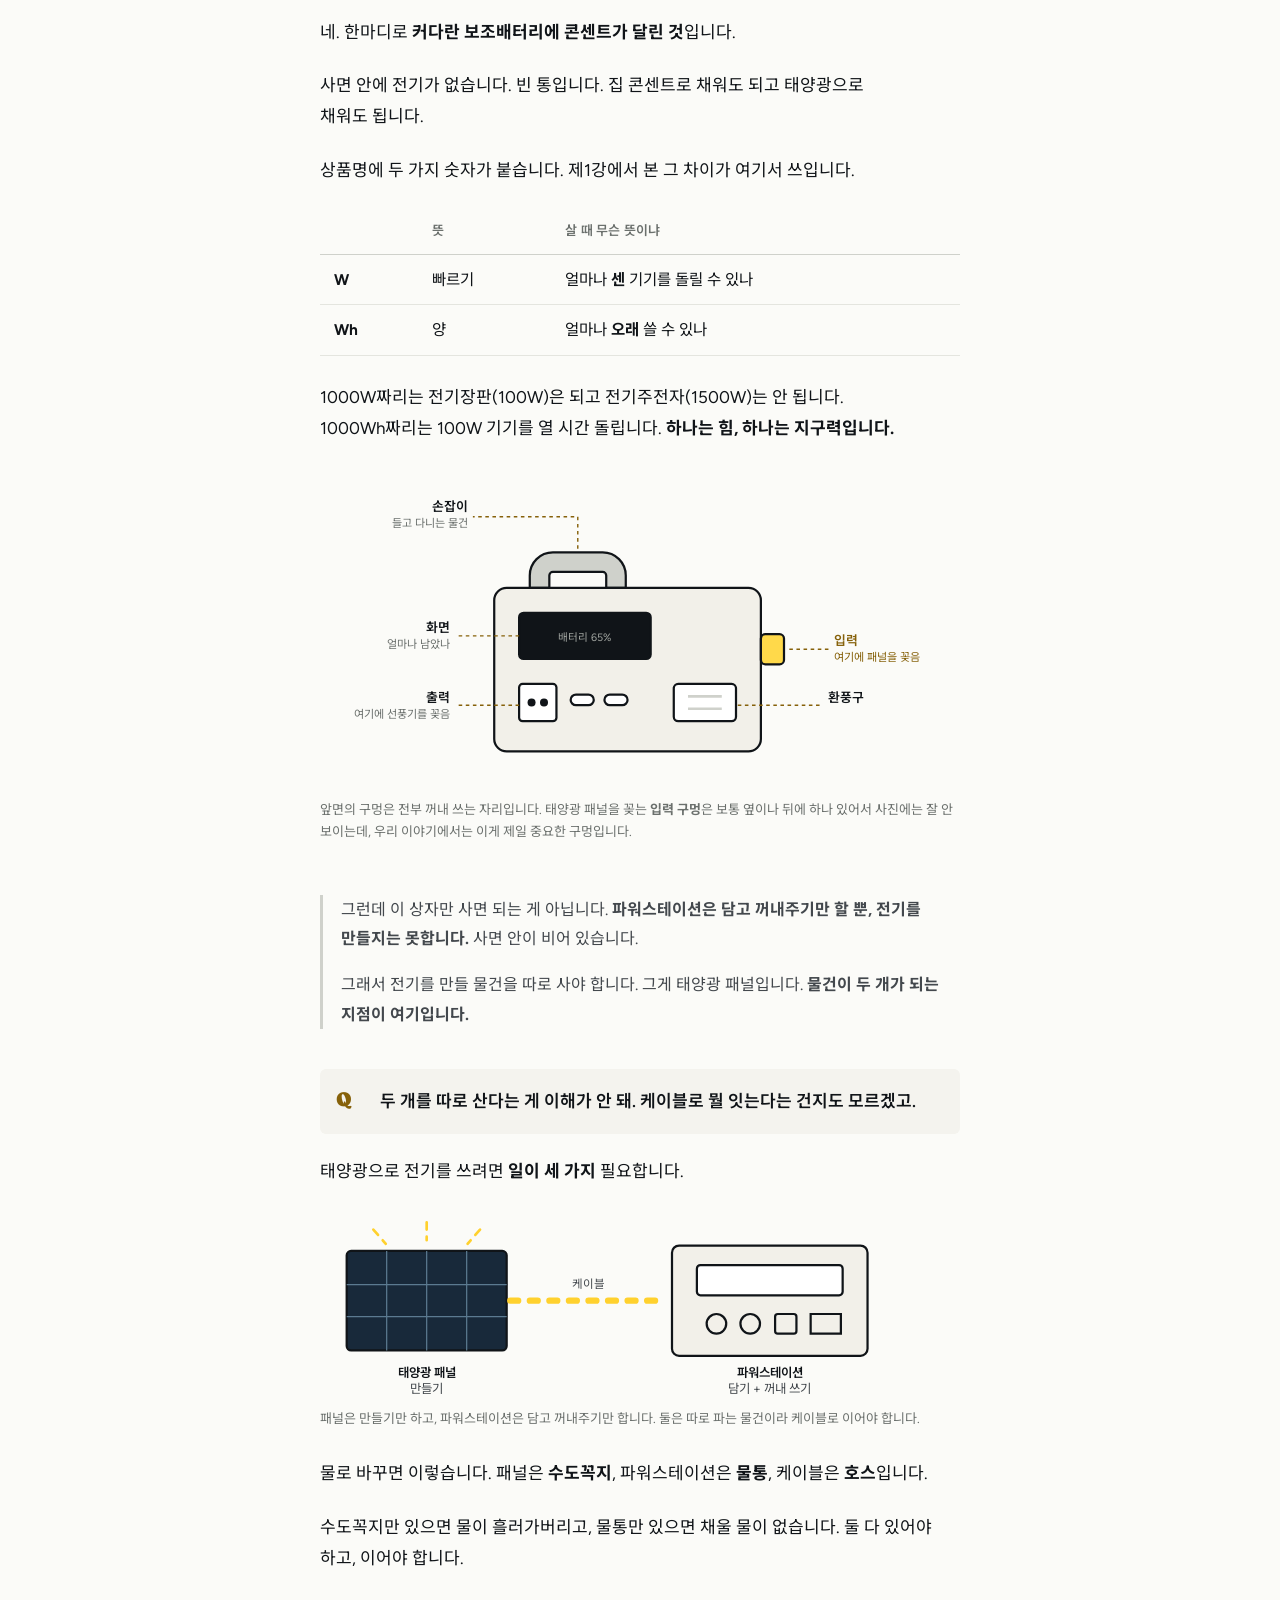
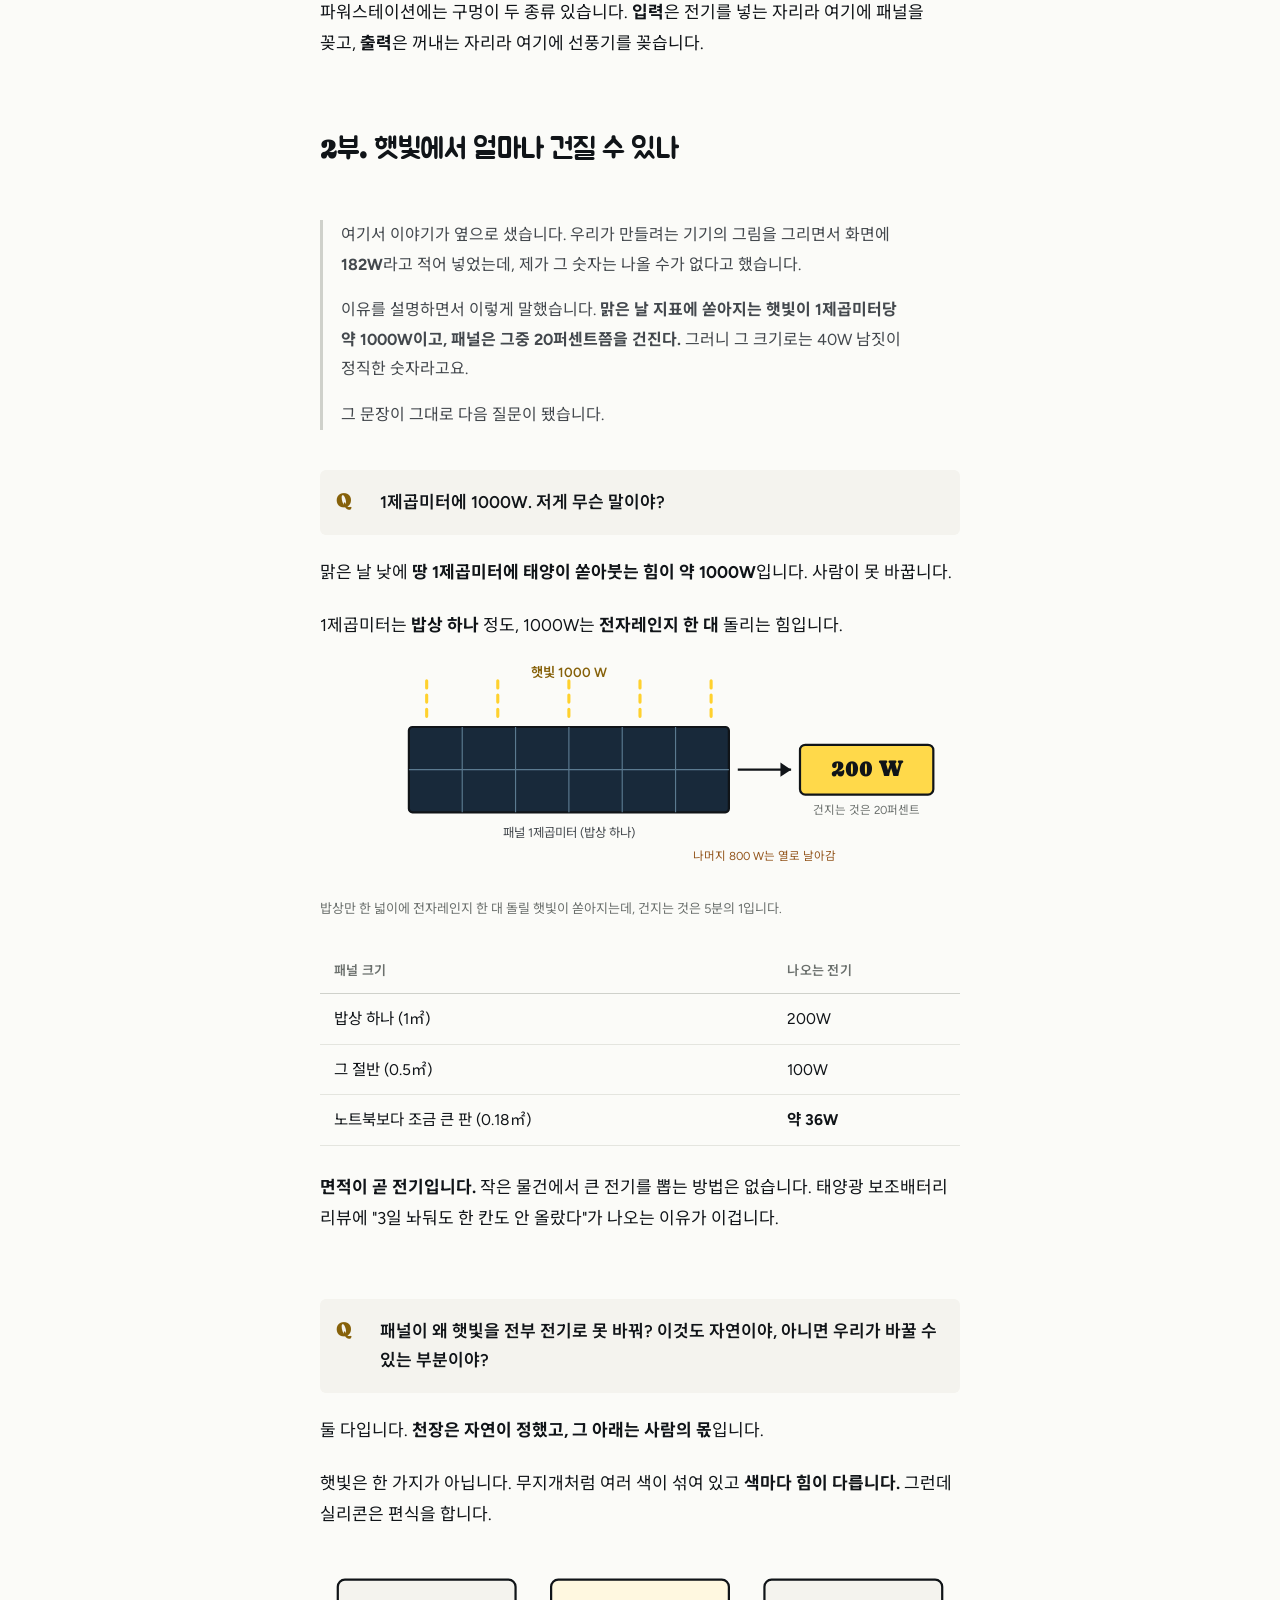
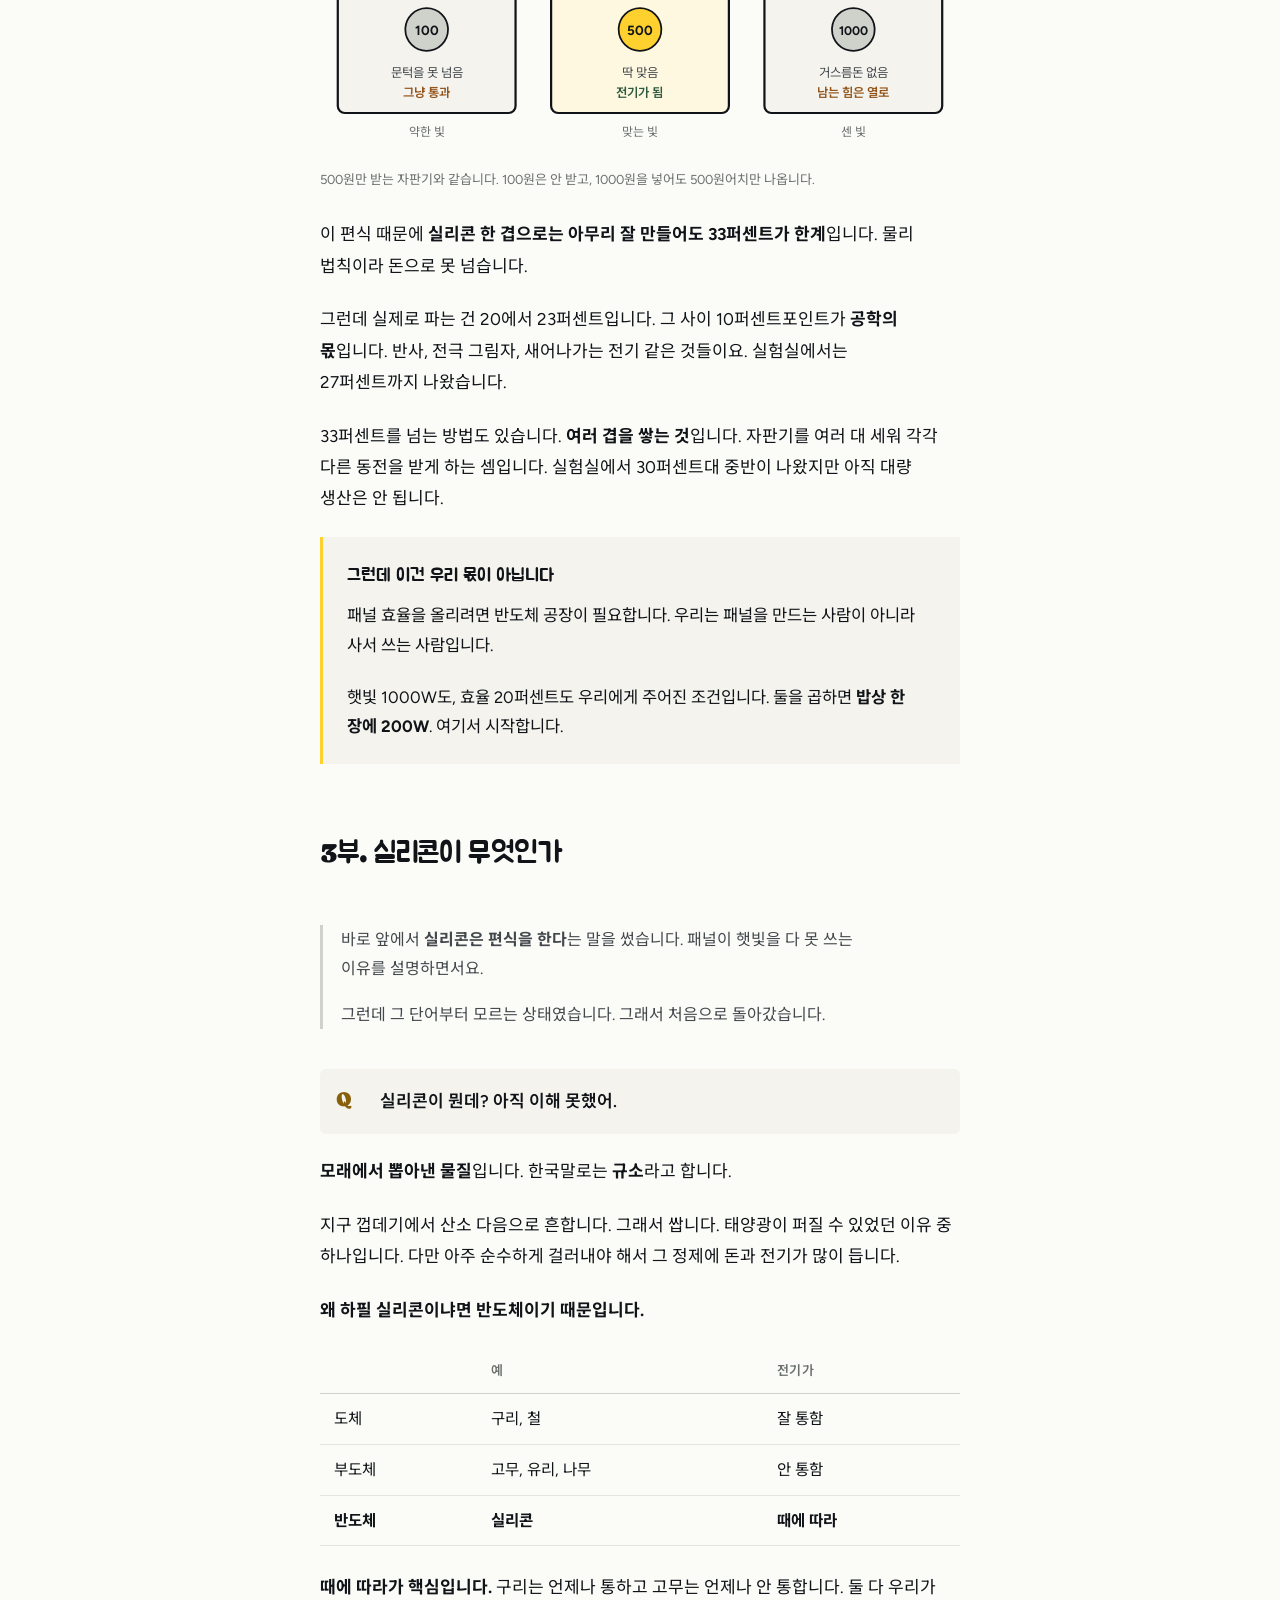
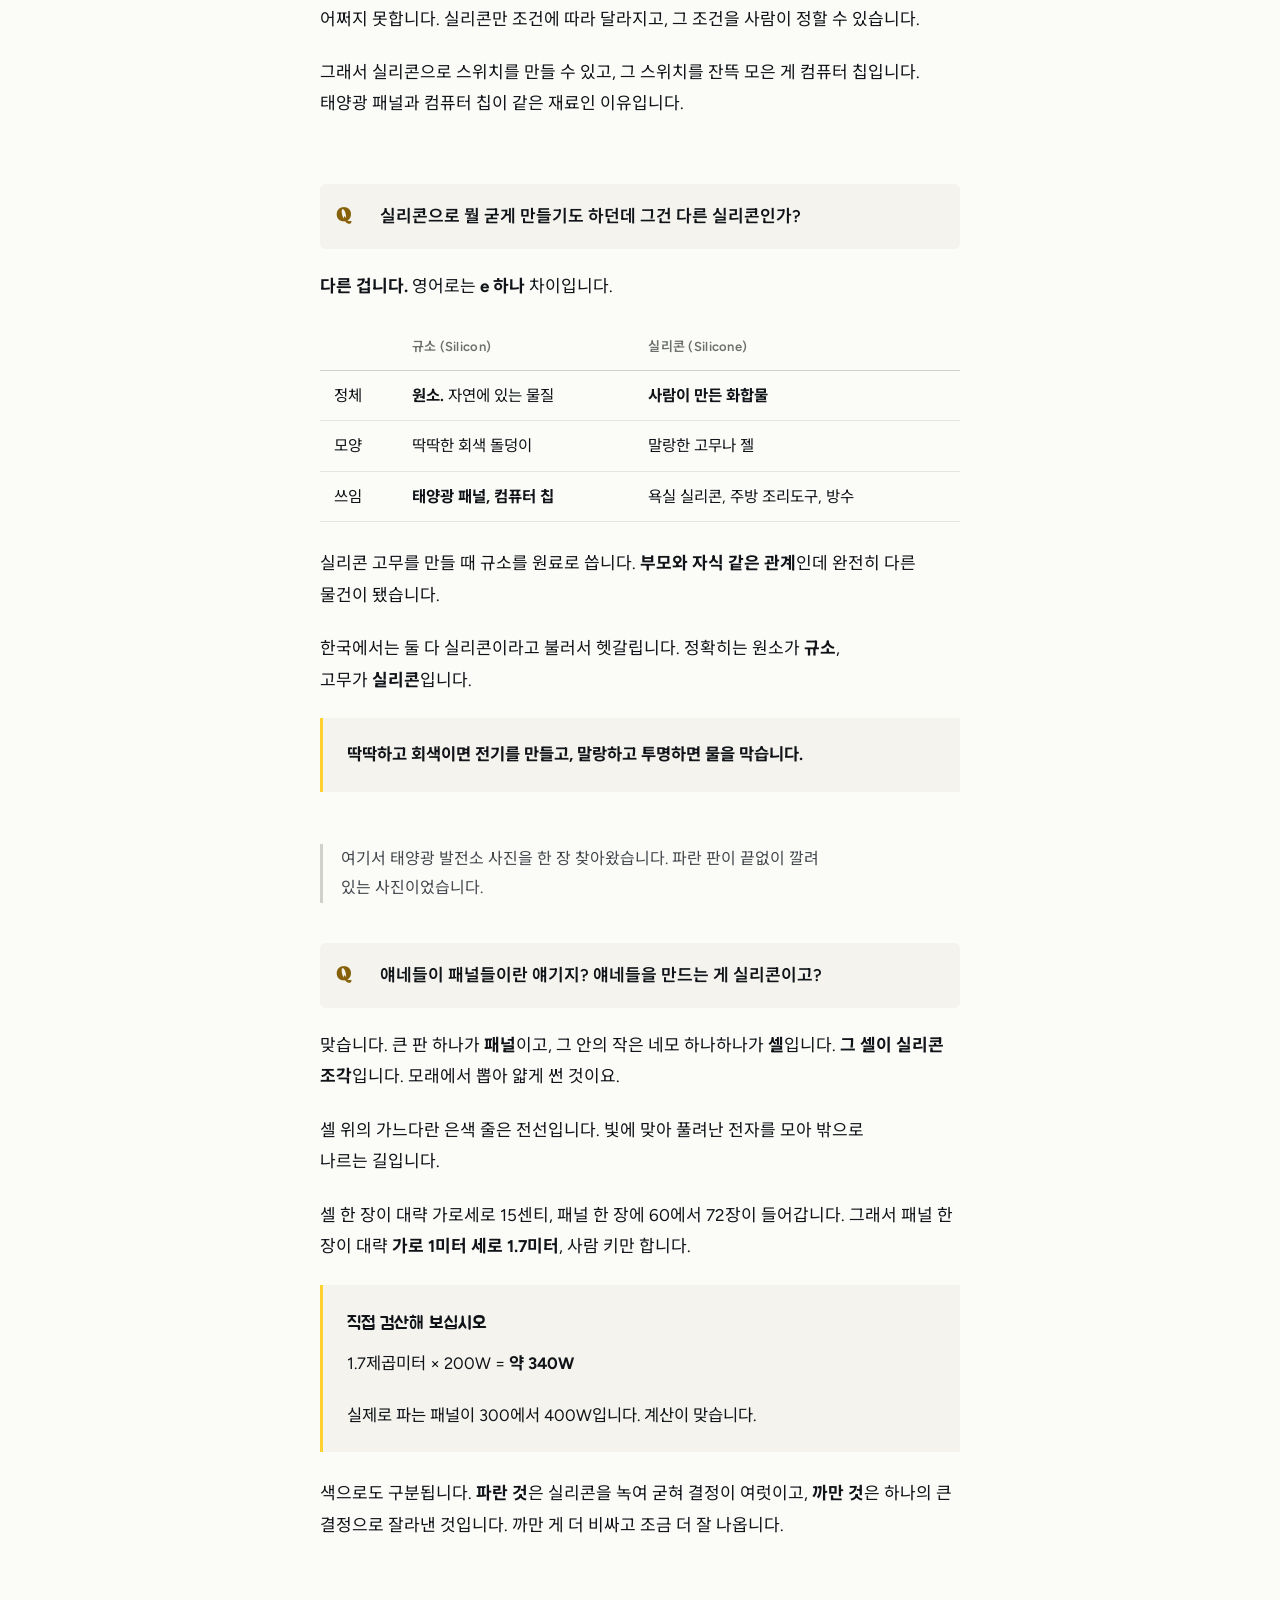
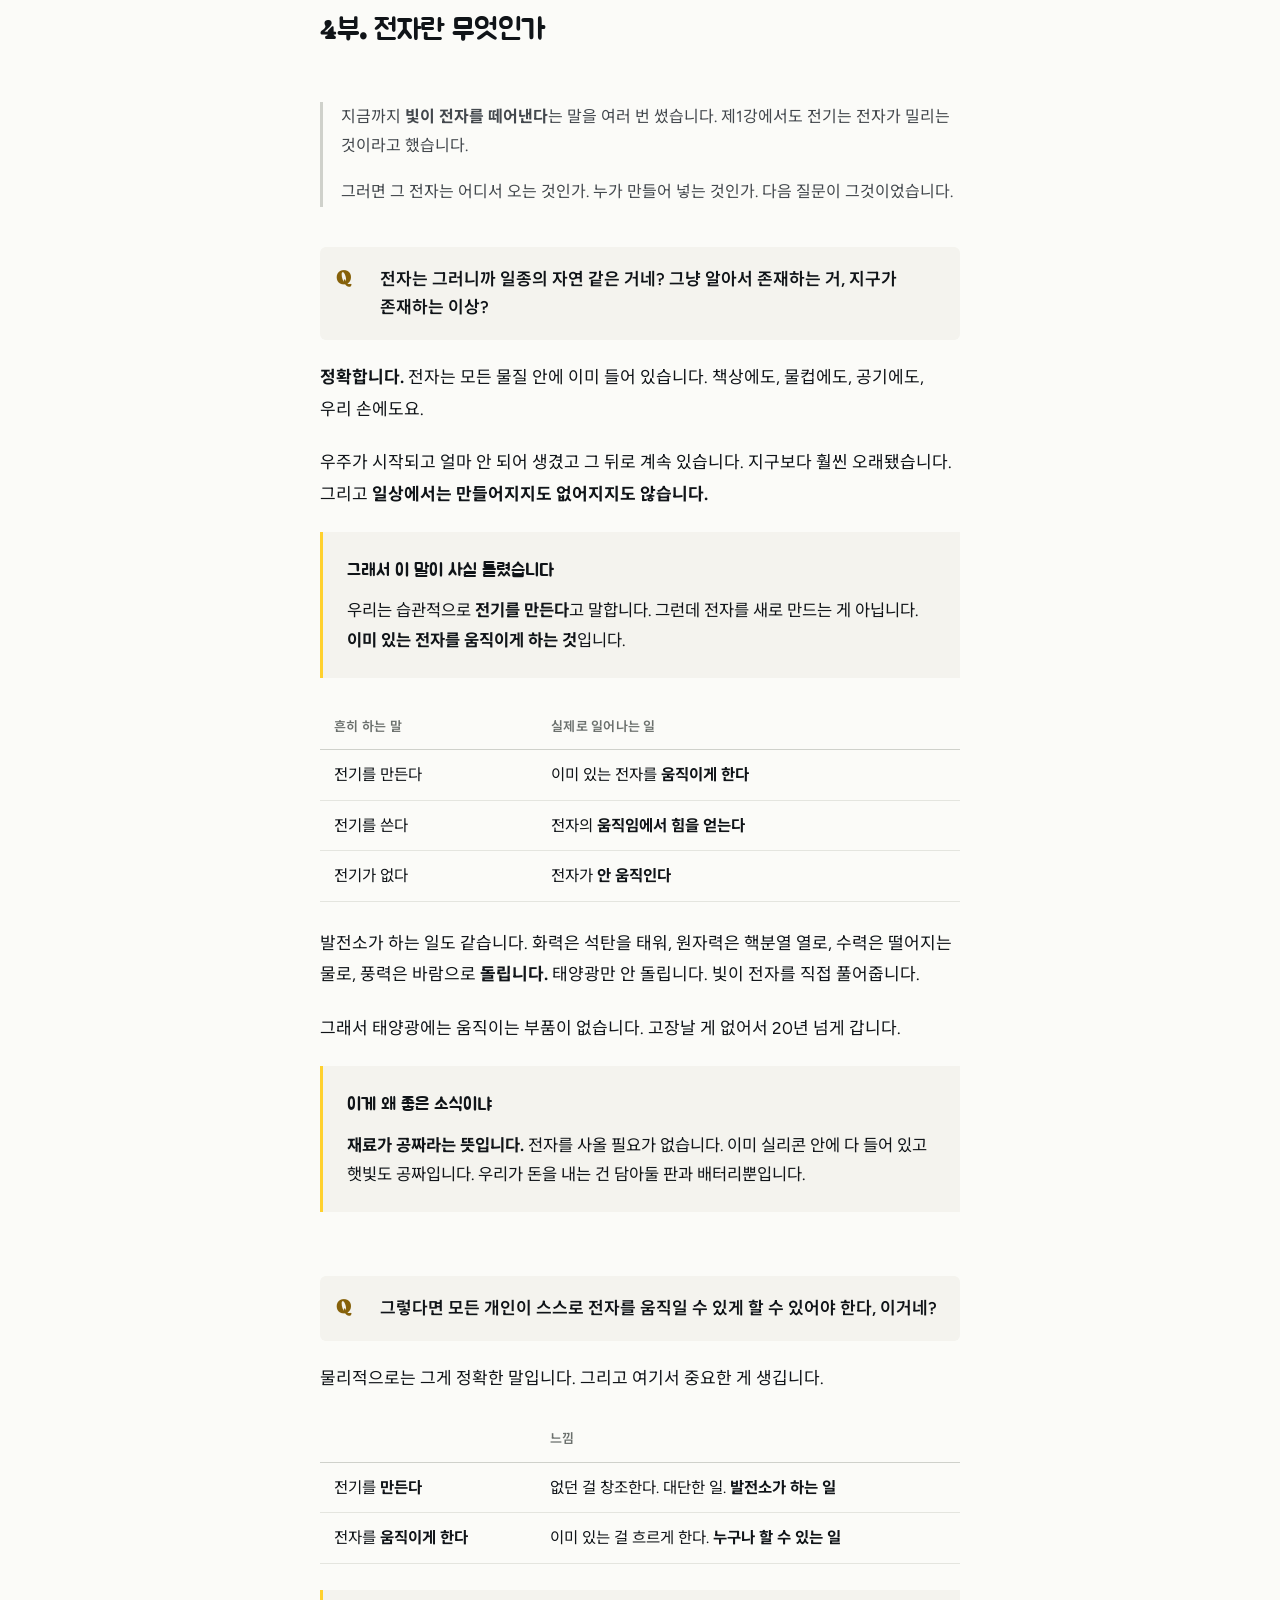
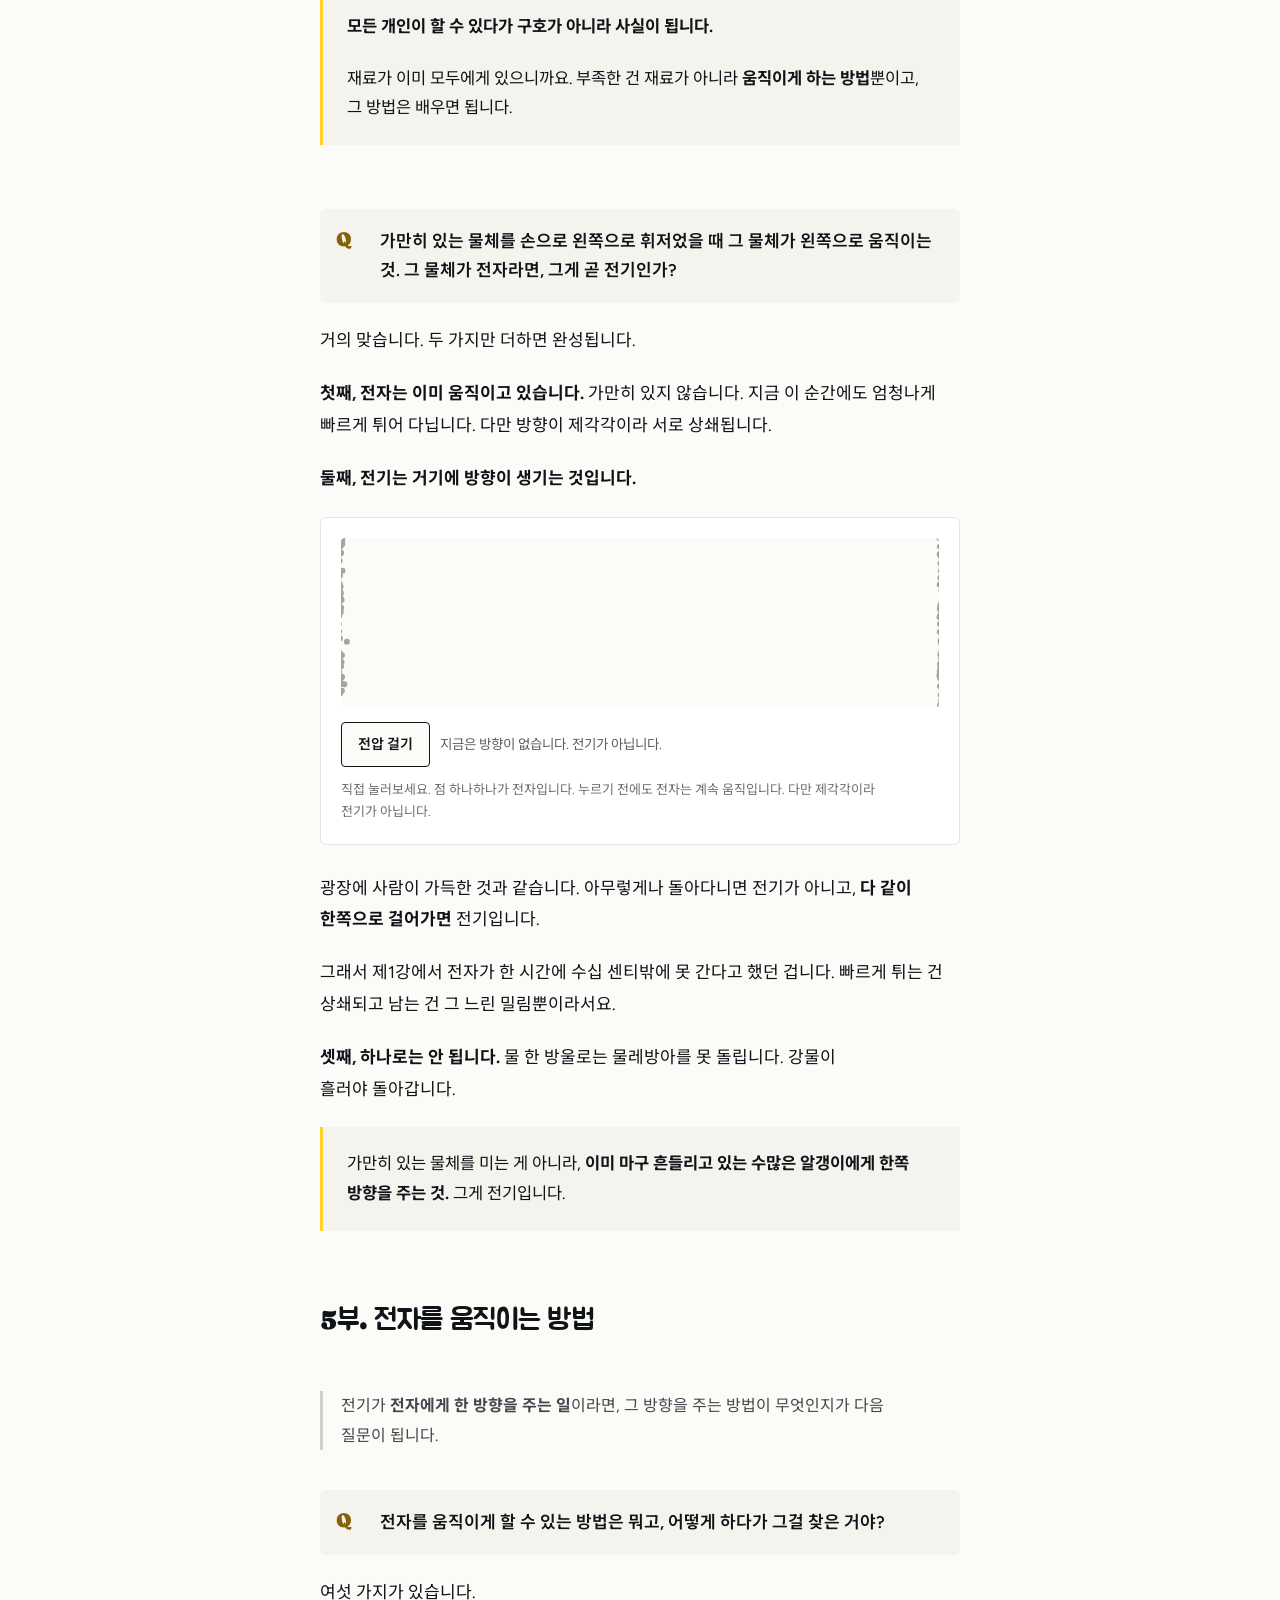
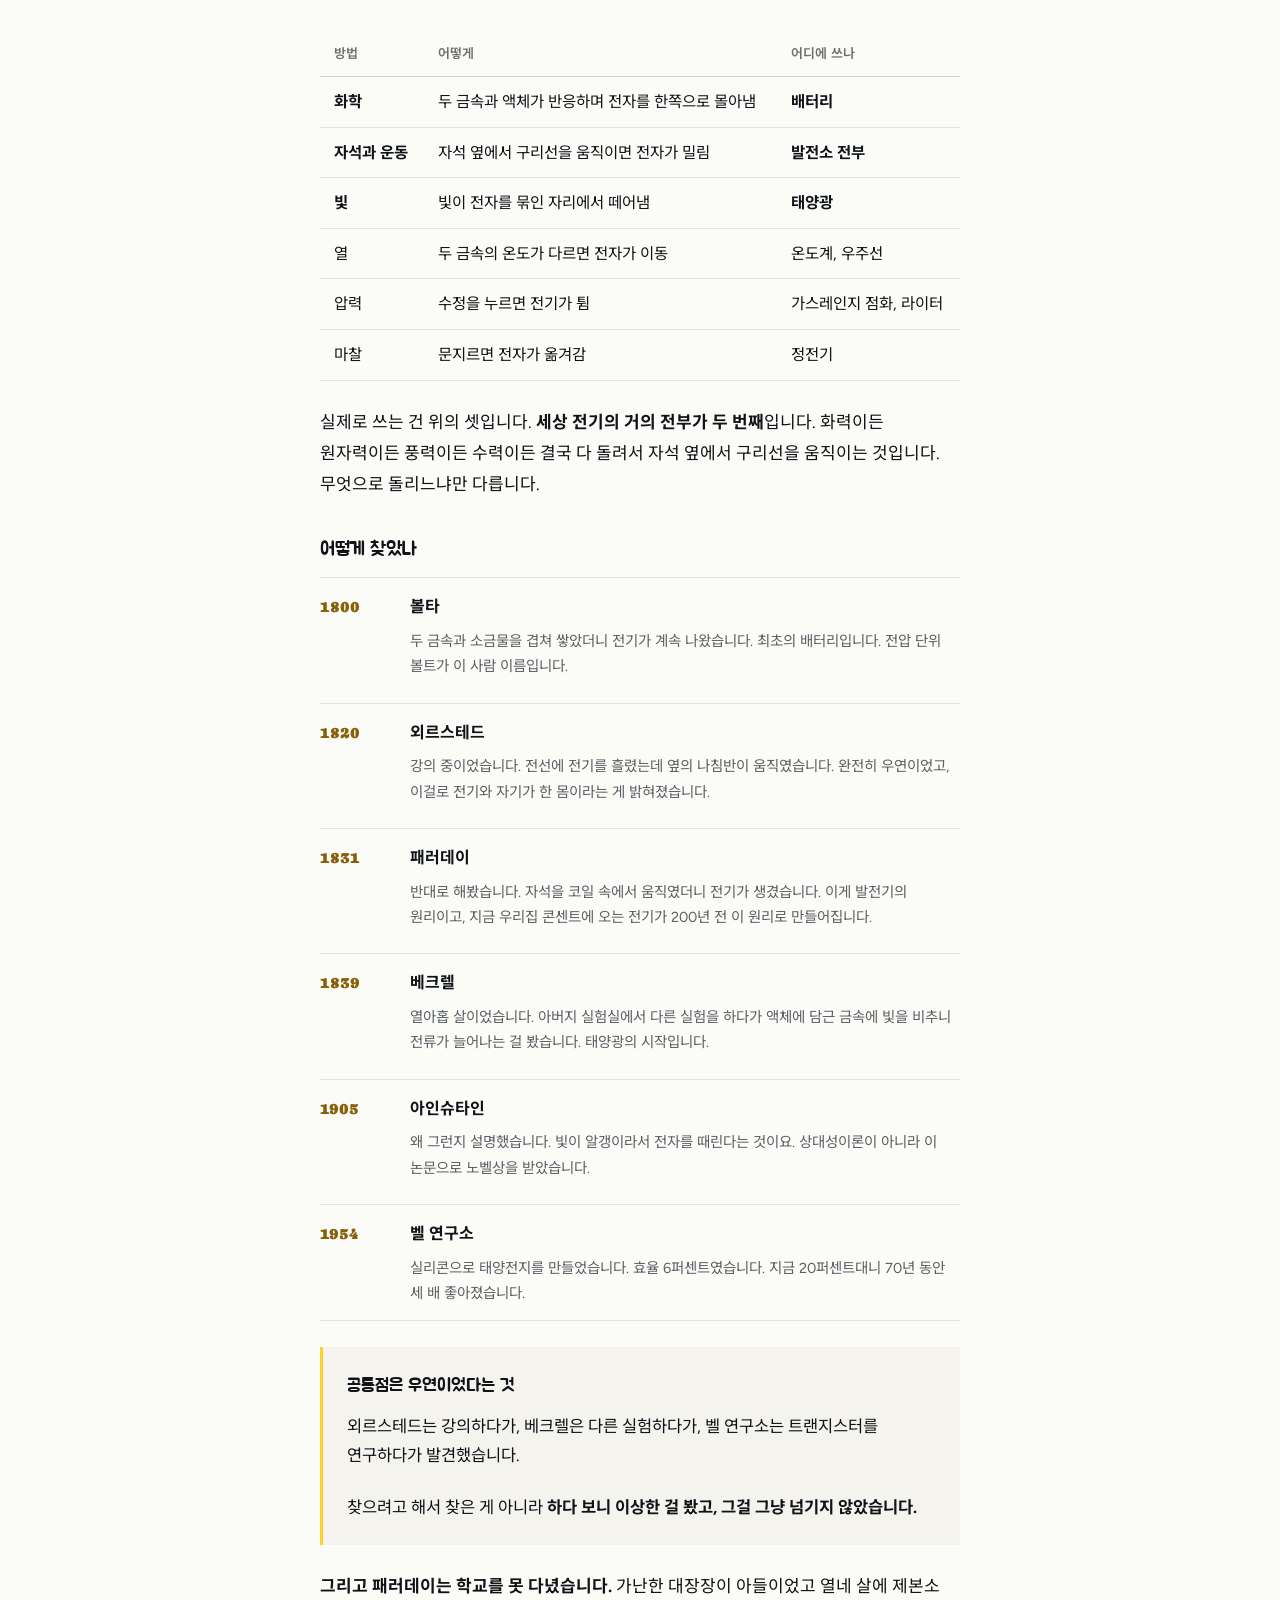
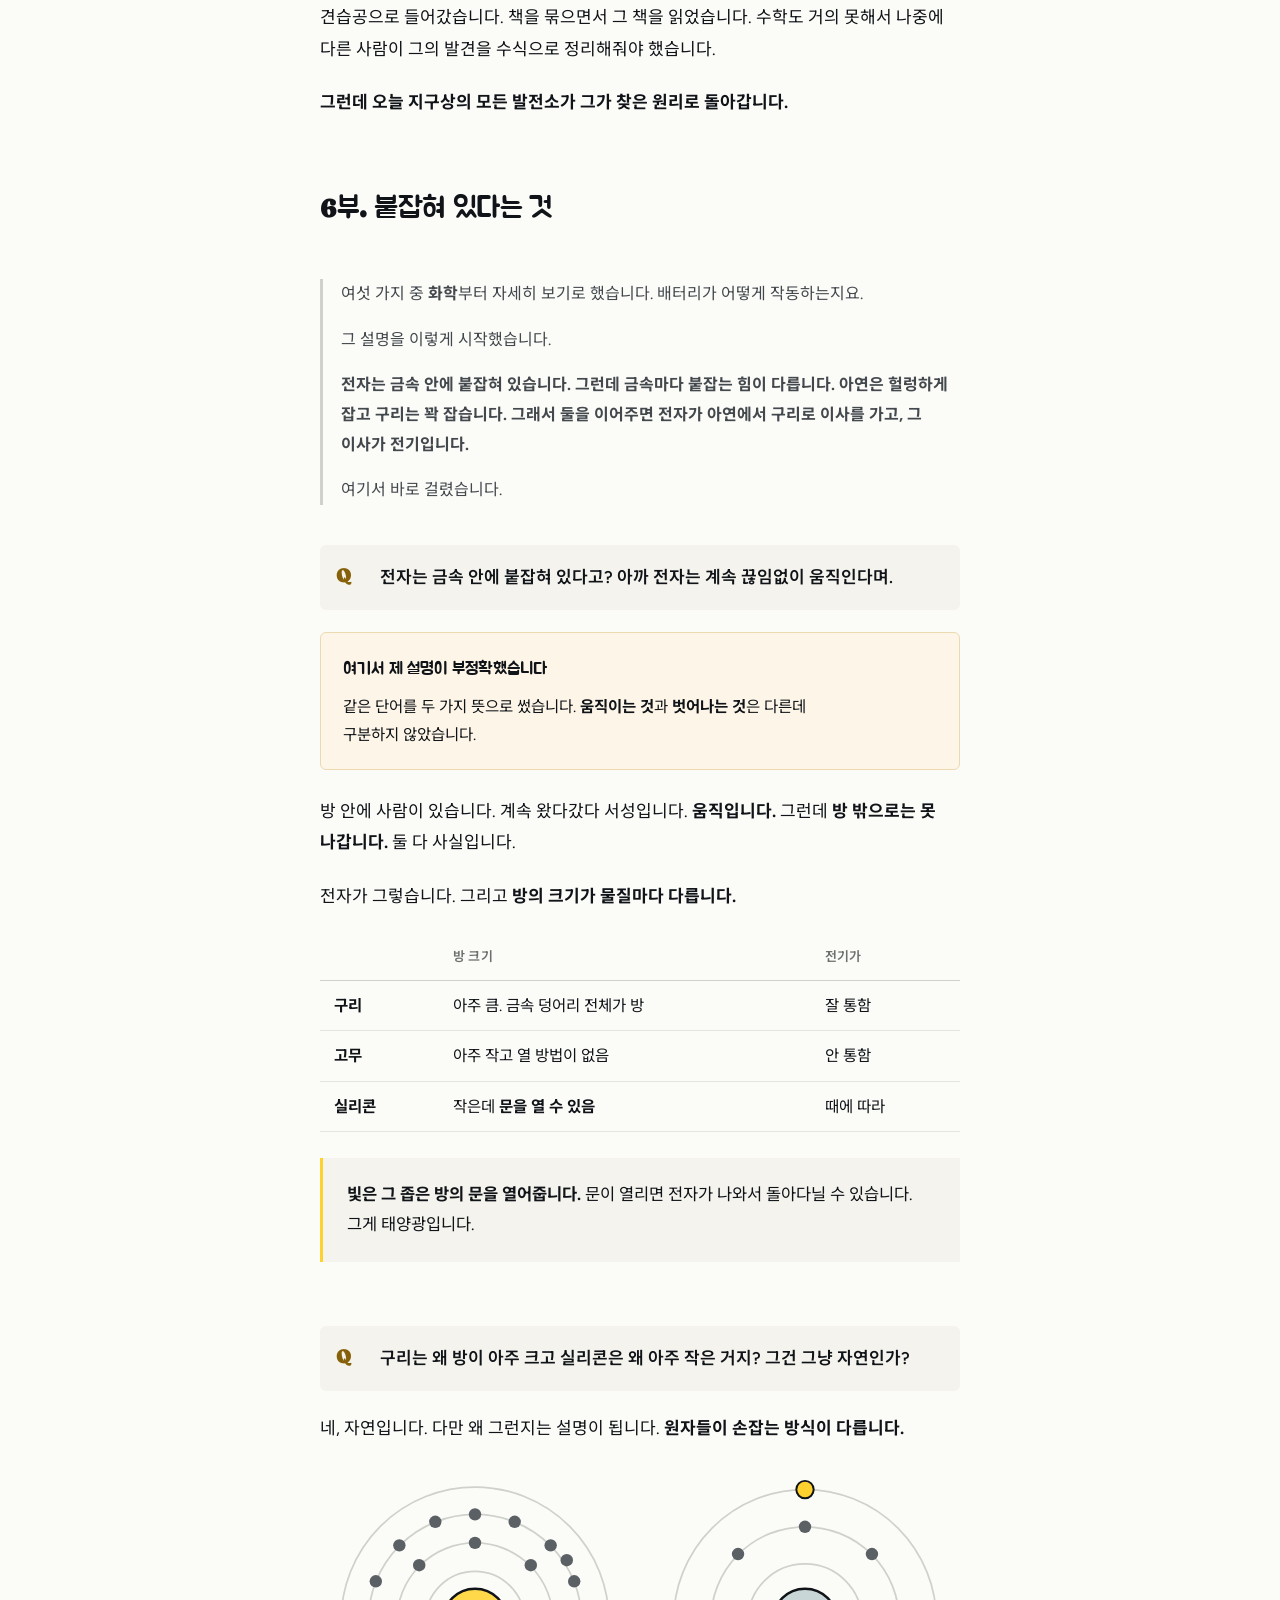
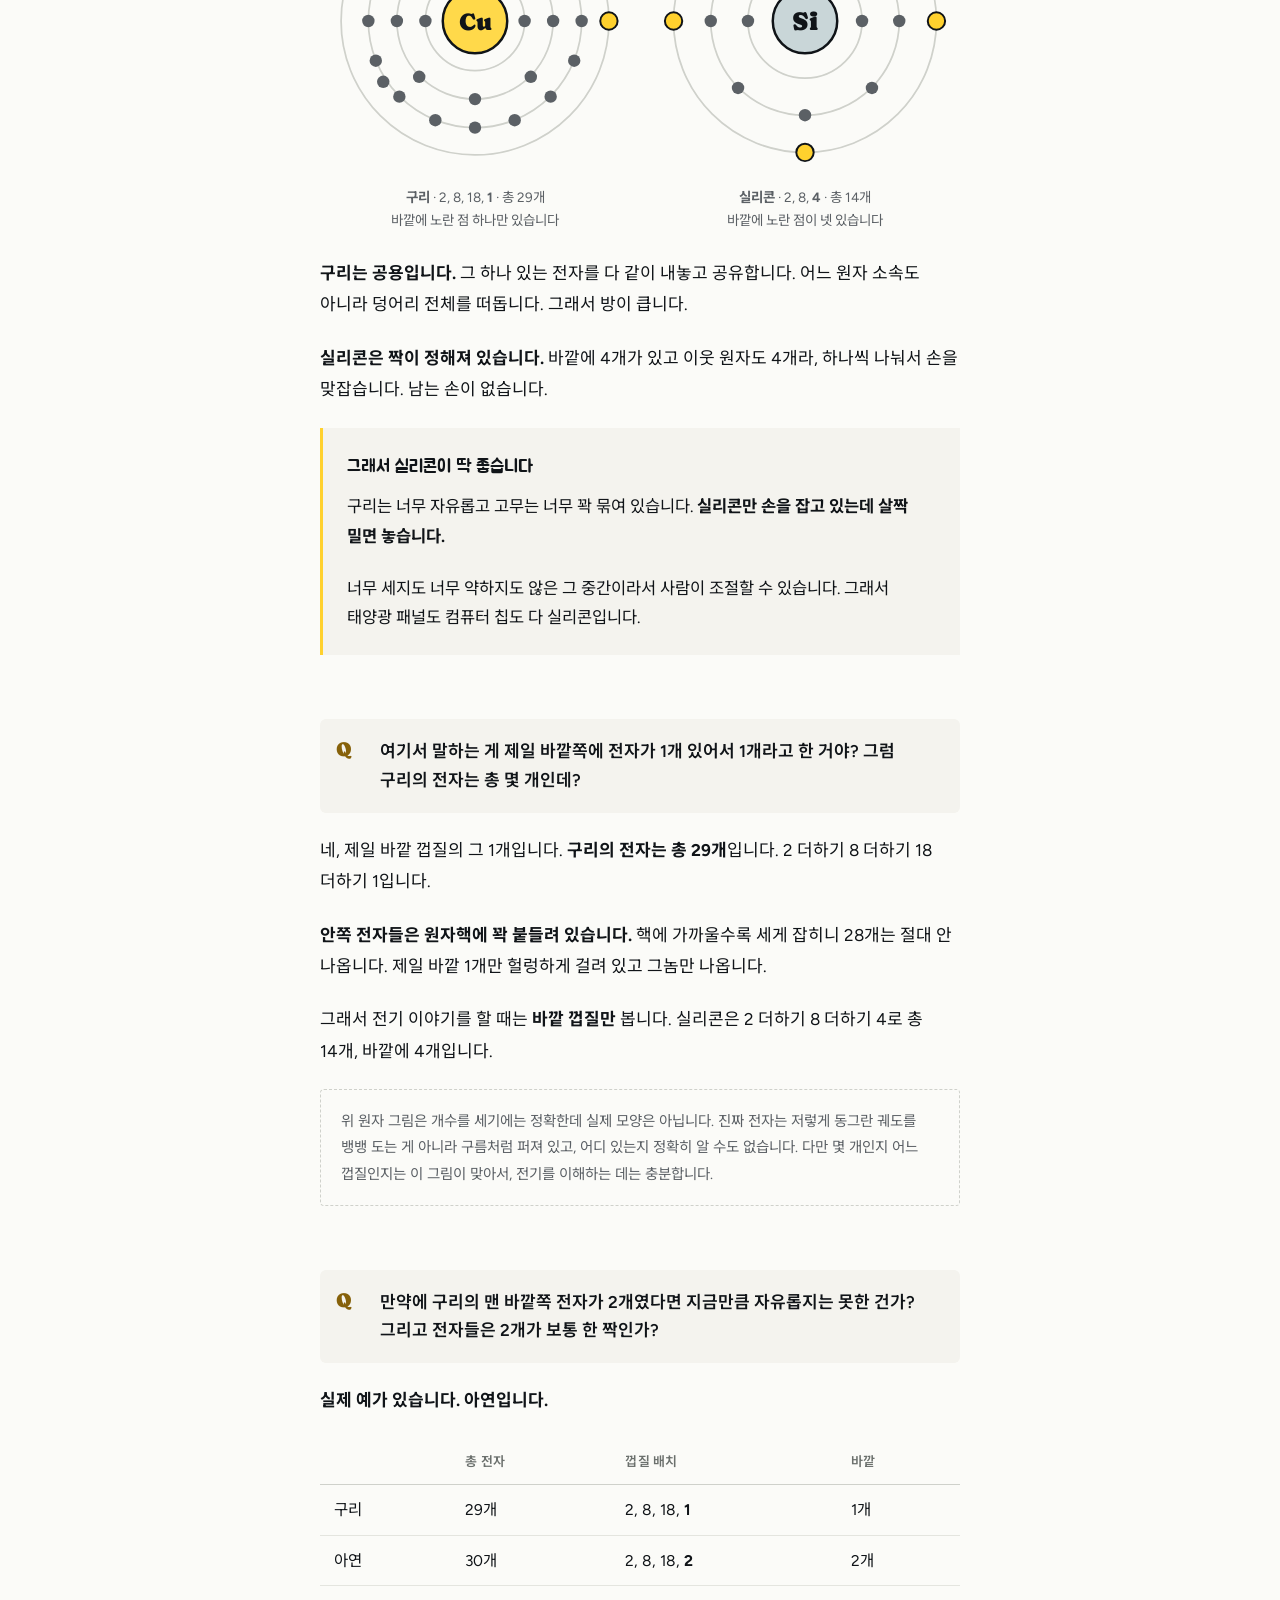
<file: study/02.html>
<!DOCTYPE html>
<html lang="ko">
<head>
<meta charset="utf-8">
<meta name="viewport" content="width=device-width, initial-scale=1">
<title>제2강. 전자를 움직인다는 것 · NODOS 공부</title>
<meta name="description" content="전기를 하나도 모르는 사람이 묻고 답한 하룻밤 기록. 실리콘, 전자, 그리고 전기가 무엇인지. 질문을 하나도 빼지 않았습니다.">
<link rel="preconnect" href="https://fonts.googleapis.com">
<link rel="preconnect" href="https://fonts.gstatic.com" crossorigin>
<link rel="stylesheet" href="https://fonts.googleapis.com/css2?family=Caprasimo&family=Figtree:wght@400;600;700&family=Jua&family=Noto+Sans+KR:wght@400;500;700&display=swap">
<link rel="stylesheet" href="study.css">
</head>
<body>

<nav>
  <div class="wrap">
    <a class="logo" href="../index.html"><span class="dot"></span>NODOS<span class="latin">전기</span></a>
    <a href="index.html">공부 목록</a>
    <a href="01.html">제1강</a>
  </div>
</nav>

<header class="head">
  <div class="wrap">
    <span class="kicker">공부 02 / STUDY 02</span>
    <h1>전자를 움직인다는 것</h1>
    <p class="standfirst">2026년 8월 20일 밤. 전기를 하나도 모르는 사람이 묻고 답한 기록입니다. 질문을 하나도 빼지 않았습니다. 중간에 제가 틀렸던 것과 그걸 바로잡은 것도 그대로 뒀습니다.</p>
    <p class="byline">2026년 8월 · 읽는 데 약 22분 · 질문 16개</p>
  </div>
</header>

<article>
<div class="wrap">

  <div class="key">
    <span class="t">이 글이 정리된 교과서가 아닌 이유</span>
    <p>아는 사람이 쓴 글은 어디가 어려운지 모릅니다. 자기가 어디서 막혔는지 이미 잊어버렸기 때문입니다.</p>
    <p>이건 실제로 막힌 사람이 막힌 자리에서 물은 기록입니다. 순서도 그날 오간 그대로입니다.</p>
  </div>

  <h2>1부. 태양광으로 전기를 쓰려면 무엇이 필요한가</h2>

  <p class="lead">먼저 사실부터 깔아두겠습니다. <strong>지금 한국에서 일반 가정집이 태양광으로 전기를 쓰려면 물건을 여러 개 사야 합니다.</strong> 하나로 된 제품은 팔지 않습니다.</p>

  <p class="lead">방식이 두 가지이고, 사야 하는 개수가 다릅니다.</p>

  <div class="tw">
  <table>
    <thead><tr><th>방식</th><th>사야 하는 것</th><th>개수</th></tr></thead>
    <tbody>
      <tr>
        <td><strong>캠핑처럼 독립으로 쓰기</strong><br>집 전기와 상관없이 따로 씀</td>
        <td>태양광 패널, 파워스테이션, 연결 케이블</td>
        <td><strong>두세 개</strong></td>
      </tr>
      <tr>
        <td><strong>베란다에 고정하기</strong><br>집 전기에 바로 밀어 넣음</td>
        <td>모듈, 마이크로인버터, 난간 거치대, 케이블 두 종류, 스테인리스 결속 부속, 낙하 방지 장치</td>
        <td><strong>여섯 개 이상</strong><br>관리사무소 동의와 높은 데서 하는 설치 작업까지</td>
      </tr>
    </tbody>
  </table>
  </div>

  <p class="lead">아래 문답은 <strong>첫 번째 방식</strong>을 놓고 오간 것입니다. 우리가 만들려는 물건이 그쪽이라서요. 그러니 등장인물은 둘입니다. <strong>태양광 패널</strong>과 <strong>파워스테이션</strong>.</p>

  <p class="lead">그런데 파워스테이션이 무엇인지부터 몰랐습니다. 거기서 시작했습니다.</p>

  <div class="qa-item">
    <div class="q"><span class="mark">Q</span><p>파워스테이션이 이런 거 말하는 건가?</p></div>
    <div class="a">
      <p>네. 한마디로 <strong>커다란 보조배터리에 콘센트가 달린 것</strong>입니다.</p>
      <p>사면 안에 전기가 없습니다. 빈 통입니다. 집 콘센트로 채워도 되고 태양광으로 채워도 됩니다.</p>
      <p>상품명에 두 가지 숫자가 붙습니다. 제1강에서 본 그 차이가 여기서 쓰입니다.</p>
      <div class="tw">
      <table>
        <thead><tr><th></th><th>뜻</th><th>살 때 무슨 뜻이냐</th></tr></thead>
        <tbody>
          <tr><td><strong>W</strong></td><td>빠르기</td><td>얼마나 <strong>센</strong> 기기를 돌릴 수 있나</td></tr>
          <tr><td><strong>Wh</strong></td><td>양</td><td>얼마나 <strong>오래</strong> 쓸 수 있나</td></tr>
        </tbody>
      </table>
      </div>
      <p>1000W짜리는 전기장판(100W)은 되고 전기주전자(1500W)는 안 됩니다. 1000Wh짜리는 100W 기기를 열 시간 돌립니다. <strong>하나는 힘, 하나는 지구력입니다.</strong></p>

      <figure>
        <svg viewBox="0 0 720 360" role="img" aria-label="포터블 파워스테이션의 각 부분을 짚은 그림. 위에 손잡이, 앞면에 화면과 출력 콘센트와 USB 구멍, 옆면에 태양광 패널을 꽂는 입력 구멍이 있다">
          <g stroke="#101418" stroke-width="2.5" fill="none" stroke-linejoin="round">
            <path d="M262 96h56a26 26 0 0 1 26 26v14h-22v-14a4 4 0 0 0-4-4h-56a4 4 0 0 0-4 4v14h-22v-14a26 26 0 0 1 26-26z" fill="#cfd1cb"/>
            <rect x="196" y="136" width="300" height="184" rx="14" fill="#f2f0e9"/>
            <rect x="224" y="164" width="148" height="52" rx="5" fill="#101418" stroke="#101418"/>
            <rect x="224" y="244" width="42" height="42" rx="4" fill="#fff"/>
            <circle cx="238" cy="265" r="4.5" fill="#101418" stroke="none"/>
            <circle cx="252" cy="265" r="4.5" fill="#101418" stroke="none"/>
            <rect x="282" y="256" width="26" height="12" rx="6" fill="#fff"/>
            <rect x="320" y="256" width="26" height="12" rx="6" fill="#fff"/>
            <rect x="398" y="244" width="70" height="42" rx="5" fill="#fff"/>
            <path d="M414 258h38M414 272h38" stroke="#cfd1cb" stroke-width="3"/>
            <rect x="496" y="188" width="26" height="34" rx="5" fill="#ffd94a"/>
          </g>
          <g font-family="Figtree, 'Noto Sans KR', sans-serif" font-size="12" fill="#a2a6a1" text-anchor="middle">
            <text x="298" y="196">배터리 65%</text>
          </g>
          <g stroke="#86610a" stroke-width="1.6" fill="none" stroke-dasharray="4 4">
            <path d="M290 92V56h-118"/>
            <path d="M224 190h-72"/>
            <path d="M224 268h-72"/>
            <path d="M470 268h96"/>
            <path d="M528 205h44"/>
          </g>
          <g font-family="Figtree, 'Noto Sans KR', sans-serif" font-size="14.5" fill="#101418">
            <text x="166" y="50" text-anchor="end" font-weight="600">손잡이</text>
            <text x="166" y="68" text-anchor="end" font-size="12.5" fill="#6b706d">들고 다니는 물건</text>
            <text x="146" y="186" text-anchor="end" font-weight="600">화면</text>
            <text x="146" y="204" text-anchor="end" font-size="12.5" fill="#6b706d">얼마나 남았나</text>
            <text x="146" y="264" text-anchor="end" font-weight="600">출력</text>
            <text x="146" y="282" text-anchor="end" font-size="12.5" fill="#6b706d">여기에 선풍기를 꽂음</text>
            <text x="572" y="264" font-weight="600">환풍구</text>
            <text x="578" y="200" font-weight="600" fill="#86610a">입력</text>
            <text x="578" y="218" font-size="12.5" fill="#86610a">여기에 패널을 꽂음</text>
          </g>
        </svg>
        <figcaption>앞면의 구멍은 전부 꺼내 쓰는 자리입니다. 태양광 패널을 꽂는 <strong>입력 구멍</strong>은 보통 옆이나 뒤에 하나 있어서 사진에는 잘 안 보이는데, 우리 이야기에서는 이게 제일 중요한 구멍입니다.</figcaption>
      </figure>
    </div>
  </div>

  <div class="bridge">
    <p>그런데 이 상자만 사면 되는 게 아닙니다. <strong>파워스테이션은 담고 꺼내주기만 할 뿐, 전기를 만들지는 못합니다.</strong> 사면 안이 비어 있습니다.</p>
    <p>그래서 전기를 만들 물건을 따로 사야 합니다. 그게 태양광 패널입니다. <strong>물건이 두 개가 되는 지점이 여기입니다.</strong></p>
  </div>

  <div class="qa-item">
    <div class="q"><span class="mark">Q</span><p>두 개를 따로 산다는 게 이해가 안 돼. 케이블로 뭘 잇는다는 건지도 모르겠고.</p></div>
    <div class="a">
      <p>태양광으로 전기를 쓰려면 <strong>일이 세 가지</strong> 필요합니다.</p>
      <figure>
        <svg viewBox="0 0 720 210" role="img" aria-label="태양광 패널이 전기를 만들고, 케이블을 통해 파워스테이션으로 옮겨져 저장되고, 그 앞면 콘센트로 꺼내 쓰는 그림">
          <g stroke="#101418" stroke-width="2.5" fill="none">
            <rect x="30" y="46" width="180" height="112" rx="5" fill="#18293a"/>
            <g stroke="#5b7a90" stroke-width="1.4">
              <path d="M75 46v112M120 46v112M165 46v112M30 84h180M30 120h180"/>
            </g>
          </g>
          <g stroke="#ffd12e" stroke-width="3" stroke-linecap="round" fill="none">
            <path class="rayline" d="M60 22l14 16M120 14v20M180 22l-14 16"/>
          </g>
          <path class="flowline" d="M214 102h176" stroke="#ffd12e" stroke-width="7" fill="none" stroke-linecap="round"/>
          <g stroke="#101418" stroke-width="2.5" fill="none">
            <rect x="396" y="40" width="220" height="124" rx="8" fill="#f2f0e9"/>
            <rect x="424" y="62" width="164" height="34" rx="4" fill="#fff"/>
            <circle cx="446" cy="128" r="11"/><circle cx="484" cy="128" r="11"/>
            <rect x="512" y="117" width="24" height="22" rx="3"/>
            <path d="M552 117h34v22h-34z"/>
          </g>
          <g font-family="Figtree, 'Noto Sans KR', sans-serif" font-size="14" fill="#43484d">
            <text x="120" y="188" text-anchor="middle" fill="#101418" font-weight="600">태양광 패널</text>
            <text x="120" y="206" text-anchor="middle">만들기</text>
            <text x="302" y="88" text-anchor="middle" font-size="13">케이블</text>
            <text x="506" y="188" text-anchor="middle" fill="#101418" font-weight="600">파워스테이션</text>
            <text x="506" y="206" text-anchor="middle">담기 + 꺼내 쓰기</text>
          </g>
        </svg>
        <figcaption>패널은 만들기만 하고, 파워스테이션은 담고 꺼내주기만 합니다. 둘은 따로 파는 물건이라 케이블로 이어야 합니다.</figcaption>
      </figure>
      <p>물로 바꾸면 이렇습니다. 패널은 <strong>수도꼭지</strong>, 파워스테이션은 <strong>물통</strong>, 케이블은 <strong>호스</strong>입니다.</p>
      <p>수도꼭지만 있으면 물이 흘러가버리고, 물통만 있으면 채울 물이 없습니다. 둘 다 있어야 하고, 이어야 합니다.</p>
      <p>파워스테이션에는 구멍이 두 종류 있습니다. <strong>입력</strong>은 전기를 넣는 자리라 여기에 패널을 꽂고, <strong>출력</strong>은 꺼내는 자리라 여기에 선풍기를 꽂습니다.</p>
    </div>
  </div>

  <h2>2부. 햇빛에서 얼마나 건질 수 있나</h2>

  <div class="bridge">
    <p>여기서 이야기가 옆으로 샜습니다. 우리가 만들려는 기기의 그림을 그리면서 화면에 <strong>182W</strong>라고 적어 넣었는데, 제가 그 숫자는 나올 수가 없다고 했습니다.</p>
    <p>이유를 설명하면서 이렇게 말했습니다. <strong>맑은 날 지표에 쏟아지는 햇빛이 1제곱미터당 약 1000W이고, 패널은 그중 20퍼센트쯤을 건진다.</strong> 그러니 그 크기로는 40W 남짓이 정직한 숫자라고요.</p>
    <p>그 문장이 그대로 다음 질문이 됐습니다.</p>
  </div>

  <div class="qa-item">
    <div class="q"><span class="mark">Q</span><p>1제곱미터에 1000W. 저게 무슨 말이야?</p></div>
    <div class="a">
      <p>맑은 날 낮에 <strong>땅 1제곱미터에 태양이 쏟아붓는 힘이 약 1000W</strong>입니다. 사람이 못 바꿉니다.</p>
      <p>1제곱미터는 <strong>밥상 하나</strong> 정도, 1000W는 <strong>전자레인지 한 대</strong> 돌리는 힘입니다.</p>
      <figure>
        <svg viewBox="0 0 720 250" role="img" aria-label="1제곱미터 넓이에 1000와트의 햇빛이 쏟아지지만 패널은 그중 20퍼센트인 200와트만 전기로 바꾼다는 그림">
          <g stroke="#ffd12e" stroke-width="3.5" stroke-linecap="round" fill="none">
            <path class="rayline" d="M120 20v40M200 20v40M280 20v40M360 20v40M440 20v40"/>
          </g>
          <text x="280" y="16" text-anchor="middle" font-family="Figtree, 'Noto Sans KR', sans-serif" font-size="15" font-weight="600" fill="#86610a">햇빛 1000 W</text>
          <rect x="100" y="72" width="360" height="96" rx="4" fill="#18293a" stroke="#101418" stroke-width="2.5"/>
          <g stroke="#5b7a90" stroke-width="1.3">
            <path d="M160 72v96M220 72v96M280 72v96M340 72v96M400 72v96M100 120h360"/>
          </g>
          <text x="280" y="196" text-anchor="middle" font-family="Figtree, 'Noto Sans KR', sans-serif" font-size="14" fill="#43484d">패널 1제곱미터 (밥상 하나)</text>
          <path d="M470 120h60" stroke="#101418" stroke-width="2.5"/>
          <path d="M530 120l-12-8v16z" fill="#101418"/>
          <rect x="540" y="92" width="150" height="56" rx="6" fill="#ffd94a" stroke="#101418" stroke-width="2.5"/>
          <text x="615" y="127" text-anchor="middle" font-family="Caprasimo, Jua, sans-serif" font-size="26" fill="#101418">200 W</text>
          <text x="615" y="170" text-anchor="middle" font-family="Figtree, 'Noto Sans KR', sans-serif" font-size="13" fill="#6b706d">건지는 것은 20퍼센트</text>
          <text x="500" y="222" text-anchor="middle" font-family="Figtree, 'Noto Sans KR', sans-serif" font-size="13" fill="#93551c">나머지 800 W는 열로 날아감</text>
        </svg>
        <figcaption>밥상만 한 넓이에 전자레인지 한 대 돌릴 햇빛이 쏟아지는데, 건지는 것은 5분의 1입니다.</figcaption>
      </figure>
      <div class="tw">
      <table>
        <thead><tr><th>패널 크기</th><th>나오는 전기</th></tr></thead>
        <tbody>
          <tr><td>밥상 하나 (1㎡)</td><td>200W</td></tr>
          <tr><td>그 절반 (0.5㎡)</td><td>100W</td></tr>
          <tr><td>노트북보다 조금 큰 판 (0.18㎡)</td><td><strong>약 36W</strong></td></tr>
        </tbody>
      </table>
      </div>
      <p><strong>면적이 곧 전기입니다.</strong> 작은 물건에서 큰 전기를 뽑는 방법은 없습니다. 태양광 보조배터리 리뷰에 "3일 놔둬도 한 칸도 안 올랐다"가 나오는 이유가 이겁니다.</p>
    </div>
  </div>

  <div class="qa-item">
    <div class="q"><span class="mark">Q</span><p>패널이 왜 햇빛을 전부 전기로 못 바꿔? 이것도 자연이야, 아니면 우리가 바꿀 수 있는 부분이야?</p></div>
    <div class="a">
      <p>둘 다입니다. <strong>천장은 자연이 정했고, 그 아래는 사람의 몫</strong>입니다.</p>
      <p>햇빛은 한 가지가 아닙니다. 무지개처럼 여러 색이 섞여 있고 <strong>색마다 힘이 다릅니다.</strong> 그런데 실리콘은 편식을 합니다.</p>
      <figure>
        <svg viewBox="0 0 720 230" role="img" aria-label="500원만 받는 자판기 비유. 100원은 안 받고, 500원은 딱 맞고, 1000원은 500원어치만 쓰고 나머지는 버린다">
          <g font-family="Figtree, 'Noto Sans KR', sans-serif">
            <rect x="20" y="30" width="200" height="150" rx="8" fill="#f4f3ee" stroke="#101418" stroke-width="2.5"/>
            <circle cx="120" cy="86" r="24" fill="#cfd1cb" stroke="#101418" stroke-width="2"/>
            <text x="120" y="92" text-anchor="middle" font-size="15" font-weight="700" fill="#101418">100</text>
            <text x="120" y="140" text-anchor="middle" font-size="14" fill="#43484d">문턱을 못 넘음</text>
            <text x="120" y="162" text-anchor="middle" font-size="14" font-weight="600" fill="#93551c">그냥 통과</text>
            <text x="120" y="206" text-anchor="middle" font-size="13.5" fill="#6b706d">약한 빛</text>

            <rect x="260" y="30" width="200" height="150" rx="8" fill="#fff8e0" stroke="#101418" stroke-width="2.5"/>
            <circle cx="360" cy="86" r="24" fill="#ffd12e" stroke="#101418" stroke-width="2"/>
            <text x="360" y="92" text-anchor="middle" font-size="15" font-weight="700" fill="#101418">500</text>
            <text x="360" y="140" text-anchor="middle" font-size="14" fill="#43484d">딱 맞음</text>
            <text x="360" y="162" text-anchor="middle" font-size="14" font-weight="600" fill="#2d5a3f">전기가 됨</text>
            <text x="360" y="206" text-anchor="middle" font-size="13.5" fill="#6b706d">맞는 빛</text>

            <rect x="500" y="30" width="200" height="150" rx="8" fill="#f4f3ee" stroke="#101418" stroke-width="2.5"/>
            <circle cx="600" cy="86" r="24" fill="#cfd1cb" stroke="#101418" stroke-width="2"/>
            <text x="600" y="92" text-anchor="middle" font-size="14" font-weight="700" fill="#101418">1000</text>
            <text x="600" y="140" text-anchor="middle" font-size="14" fill="#43484d">거스름돈 없음</text>
            <text x="600" y="162" text-anchor="middle" font-size="14" font-weight="600" fill="#93551c">남는 힘은 열로</text>
            <text x="600" y="206" text-anchor="middle" font-size="13.5" fill="#6b706d">센 빛</text>
          </g>
        </svg>
        <figcaption>500원만 받는 자판기와 같습니다. 100원은 안 받고, 1000원을 넣어도 500원어치만 나옵니다.</figcaption>
      </figure>
      <p>이 편식 때문에 <strong>실리콘 한 겹으로는 아무리 잘 만들어도 33퍼센트가 한계</strong>입니다. 물리 법칙이라 돈으로 못 넘습니다.</p>
      <p>그런데 실제로 파는 건 20에서 23퍼센트입니다. 그 사이 10퍼센트포인트가 <strong>공학의 몫</strong>입니다. 반사, 전극 그림자, 새어나가는 전기 같은 것들이요. 실험실에서는 27퍼센트까지 나왔습니다.</p>
      <p>33퍼센트를 넘는 방법도 있습니다. <strong>여러 겹을 쌓는 것</strong>입니다. 자판기를 여러 대 세워 각각 다른 동전을 받게 하는 셈입니다. 실험실에서 30퍼센트대 중반이 나왔지만 아직 대량 생산은 안 됩니다.</p>
      <div class="key">
        <span class="t">그런데 이건 우리 몫이 아닙니다</span>
        <p>패널 효율을 올리려면 반도체 공장이 필요합니다. 우리는 패널을 만드는 사람이 아니라 사서 쓰는 사람입니다.</p>
        <p>햇빛 1000W도, 효율 20퍼센트도 우리에게 주어진 조건입니다. 둘을 곱하면 <strong>밥상 한 장에 200W</strong>. 여기서 시작합니다.</p>
      </div>
    </div>
  </div>

  <h2>3부. 실리콘이 무엇인가</h2>

  <div class="bridge">
    <p>바로 앞에서 <strong>실리콘은 편식을 한다</strong>는 말을 썼습니다. 패널이 햇빛을 다 못 쓰는 이유를 설명하면서요.</p>
    <p>그런데 그 단어부터 모르는 상태였습니다. 그래서 처음으로 돌아갔습니다.</p>
  </div>

  <div class="qa-item">
    <div class="q"><span class="mark">Q</span><p>실리콘이 뭔데? 아직 이해 못했어.</p></div>
    <div class="a">
      <p><strong>모래에서 뽑아낸 물질</strong>입니다. 한국말로는 <strong>규소</strong>라고 합니다.</p>
      <p>지구 껍데기에서 산소 다음으로 흔합니다. 그래서 쌉니다. 태양광이 퍼질 수 있었던 이유 중 하나입니다. 다만 아주 순수하게 걸러내야 해서 그 정제에 돈과 전기가 많이 듭니다.</p>
      <p><strong>왜 하필 실리콘이냐면 반도체이기 때문입니다.</strong></p>
      <div class="tw">
      <table>
        <thead><tr><th></th><th>예</th><th>전기가</th></tr></thead>
        <tbody>
          <tr><td>도체</td><td>구리, 철</td><td>잘 통함</td></tr>
          <tr><td>부도체</td><td>고무, 유리, 나무</td><td>안 통함</td></tr>
          <tr><td><strong>반도체</strong></td><td><strong>실리콘</strong></td><td><strong>때에 따라</strong></td></tr>
        </tbody>
      </table>
      </div>
      <p><strong>때에 따라가 핵심입니다.</strong> 구리는 언제나 통하고 고무는 언제나 안 통합니다. 둘 다 우리가 어쩌지 못합니다. 실리콘만 조건에 따라 달라지고, 그 조건을 사람이 정할 수 있습니다.</p>
      <p>그래서 실리콘으로 스위치를 만들 수 있고, 그 스위치를 잔뜩 모은 게 컴퓨터 칩입니다. 태양광 패널과 컴퓨터 칩이 같은 재료인 이유입니다.</p>
    </div>
  </div>

  <div class="qa-item">
    <div class="q"><span class="mark">Q</span><p>실리콘으로 뭘 굳게 만들기도 하던데 그건 다른 실리콘인가?</p></div>
    <div class="a">
      <p><strong>다른 겁니다.</strong> 영어로는 <strong>e 하나</strong> 차이입니다.</p>
      <div class="tw">
      <table>
        <thead><tr><th></th><th>규소 (Silicon)</th><th>실리콘 (Silicone)</th></tr></thead>
        <tbody>
          <tr><td>정체</td><td><strong>원소.</strong> 자연에 있는 물질</td><td><strong>사람이 만든 화합물</strong></td></tr>
          <tr><td>모양</td><td>딱딱한 회색 돌덩이</td><td>말랑한 고무나 젤</td></tr>
          <tr><td>쓰임</td><td><strong>태양광 패널, 컴퓨터 칩</strong></td><td>욕실 실리콘, 주방 조리도구, 방수</td></tr>
        </tbody>
      </table>
      </div>
      <p>실리콘 고무를 만들 때 규소를 원료로 씁니다. <strong>부모와 자식 같은 관계</strong>인데 완전히 다른 물건이 됐습니다.</p>
      <p>한국에서는 둘 다 실리콘이라고 불러서 헷갈립니다. 정확히는 원소가 <strong>규소</strong>, 고무가 <strong>실리콘</strong>입니다.</p>
      <div class="key"><p><strong>딱딱하고 회색이면 전기를 만들고, 말랑하고 투명하면 물을 막습니다.</strong></p></div>
    </div>
  </div>

  <div class="bridge">
    <p>여기서 태양광 발전소 사진을 한 장 찾아왔습니다. 파란 판이 끝없이 깔려 있는 사진이었습니다.</p>
  </div>

  <div class="qa-item">
    <div class="q"><span class="mark">Q</span><p>얘네들이 패널들이란 얘기지? 얘네들을 만드는 게 실리콘이고?</p></div>
    <div class="a">
      <p>맞습니다. 큰 판 하나가 <strong>패널</strong>이고, 그 안의 작은 네모 하나하나가 <strong>셀</strong>입니다. <strong>그 셀이 실리콘 조각</strong>입니다. 모래에서 뽑아 얇게 썬 것이요.</p>
      <p>셀 위의 가느다란 은색 줄은 전선입니다. 빛에 맞아 풀려난 전자를 모아 밖으로 나르는 길입니다.</p>
      <p>셀 한 장이 대략 가로세로 15센티, 패널 한 장에 60에서 72장이 들어갑니다. 그래서 패널 한 장이 대략 <strong>가로 1미터 세로 1.7미터</strong>, 사람 키만 합니다.</p>
      <div class="key">
        <span class="t">직접 검산해 보십시오</span>
        <p>1.7제곱미터 × 200W = <strong>약 340W</strong></p>
        <p>실제로 파는 패널이 300에서 400W입니다. 계산이 맞습니다.</p>
      </div>
      <p>색으로도 구분됩니다. <strong>파란 것</strong>은 실리콘을 녹여 굳혀 결정이 여럿이고, <strong>까만 것</strong>은 하나의 큰 결정으로 잘라낸 것입니다. 까만 게 더 비싸고 조금 더 잘 나옵니다.</p>
    </div>
  </div>

  <h2>4부. 전자란 무엇인가</h2>

  <div class="bridge">
    <p>지금까지 <strong>빛이 전자를 떼어낸다</strong>는 말을 여러 번 썼습니다. 제1강에서도 전기는 전자가 밀리는 것이라고 했습니다.</p>
    <p>그러면 그 전자는 어디서 오는 것인가. 누가 만들어 넣는 것인가. 다음 질문이 그것이었습니다.</p>
  </div>

  <div class="qa-item">
    <div class="q"><span class="mark">Q</span><p>전자는 그러니까 일종의 자연 같은 거네? 그냥 알아서 존재하는 거, 지구가 존재하는 이상?</p></div>
    <div class="a">
      <p><strong>정확합니다.</strong> 전자는 모든 물질 안에 이미 들어 있습니다. 책상에도, 물컵에도, 공기에도, 우리 손에도요.</p>
      <p>우주가 시작되고 얼마 안 되어 생겼고 그 뒤로 계속 있습니다. 지구보다 훨씬 오래됐습니다. 그리고 <strong>일상에서는 만들어지지도 없어지지도 않습니다.</strong></p>
      <div class="key">
        <span class="t">그래서 이 말이 사실 틀렸습니다</span>
        <p>우리는 습관적으로 <strong>전기를 만든다</strong>고 말합니다. 그런데 전자를 새로 만드는 게 아닙니다. <strong>이미 있는 전자를 움직이게 하는 것</strong>입니다.</p>
      </div>
      <div class="tw">
      <table>
        <thead><tr><th>흔히 하는 말</th><th>실제로 일어나는 일</th></tr></thead>
        <tbody>
          <tr><td>전기를 만든다</td><td>이미 있는 전자를 <strong>움직이게 한다</strong></td></tr>
          <tr><td>전기를 쓴다</td><td>전자의 <strong>움직임에서 힘을 얻는다</strong></td></tr>
          <tr><td>전기가 없다</td><td>전자가 <strong>안 움직인다</strong></td></tr>
        </tbody>
      </table>
      </div>
      <p>발전소가 하는 일도 같습니다. 화력은 석탄을 태워, 원자력은 핵분열 열로, 수력은 떨어지는 물로, 풍력은 바람으로 <strong>돌립니다.</strong> 태양광만 안 돌립니다. 빛이 전자를 직접 풀어줍니다.</p>
      <p>그래서 태양광에는 움직이는 부품이 없습니다. 고장날 게 없어서 20년 넘게 갑니다.</p>
      <div class="key">
        <span class="t">이게 왜 좋은 소식이냐</span>
        <p><strong>재료가 공짜라는 뜻입니다.</strong> 전자를 사올 필요가 없습니다. 이미 실리콘 안에 다 들어 있고 햇빛도 공짜입니다. 우리가 돈을 내는 건 담아둘 판과 배터리뿐입니다.</p>
      </div>
    </div>
  </div>

  <div class="qa-item">
    <div class="q"><span class="mark">Q</span><p>그렇다면 모든 개인이 스스로 전자를 움직일 수 있게 할 수 있어야 한다, 이거네?</p></div>
    <div class="a">
      <p>물리적으로는 그게 정확한 말입니다. 그리고 여기서 중요한 게 생깁니다.</p>
      <div class="tw">
      <table>
        <thead><tr><th></th><th>느낌</th></tr></thead>
        <tbody>
          <tr><td>전기를 <strong>만든다</strong></td><td>없던 걸 창조한다. 대단한 일. <strong>발전소가 하는 일</strong></td></tr>
          <tr><td>전자를 <strong>움직이게 한다</strong></td><td>이미 있는 걸 흐르게 한다. <strong>누구나 할 수 있는 일</strong></td></tr>
        </tbody>
      </table>
      </div>
      <div class="key">
        <p><strong>모든 개인이 할 수 있다가 구호가 아니라 사실이 됩니다.</strong></p>
        <p>재료가 이미 모두에게 있으니까요. 부족한 건 재료가 아니라 <strong>움직이게 하는 방법</strong>뿐이고, 그 방법은 배우면 됩니다.</p>
      </div>
    </div>
  </div>

  <div class="qa-item">
    <div class="q"><span class="mark">Q</span><p>가만히 있는 물체를 손으로 왼쪽으로 휘저었을 때 그 물체가 왼쪽으로 움직이는 것. 그 물체가 전자라면, 그게 곧 전기인가?</p></div>
    <div class="a">
      <p>거의 맞습니다. 두 가지만 더하면 완성됩니다.</p>
      <p><strong>첫째, 전자는 이미 움직이고 있습니다.</strong> 가만히 있지 않습니다. 지금 이 순간에도 엄청나게 빠르게 튀어 다닙니다. 다만 방향이 제각각이라 서로 상쇄됩니다.</p>
      <p><strong>둘째, 전기는 거기에 방향이 생기는 것입니다.</strong></p>

      <figure class="demo">
        <canvas id="cv" width="640" height="170" aria-label="전자를 나타내는 점들이 무작위로 흩어져 움직이다가, 전압을 걸면 전체가 한쪽으로 흘러가는 것을 보여주는 그림"></canvas>
        <div class="ctl">
          <button id="btn" type="button" aria-pressed="false">전압 걸기</button>
          <span class="state" id="st">지금은 방향이 없습니다. 전기가 아닙니다.</span>
        </div>
        <figcaption>직접 눌러보세요. 점 하나하나가 전자입니다. 누르기 전에도 전자는 계속 움직입니다. 다만 제각각이라 전기가 아닙니다.</figcaption>
      </figure>

      <p>광장에 사람이 가득한 것과 같습니다. 아무렇게나 돌아다니면 전기가 아니고, <strong>다 같이 한쪽으로 걸어가면</strong> 전기입니다.</p>
      <p>그래서 제1강에서 전자가 한 시간에 수십 센티밖에 못 간다고 했던 겁니다. 빠르게 튀는 건 상쇄되고 남는 건 그 느린 밀림뿐이라서요.</p>
      <p><strong>셋째, 하나로는 안 됩니다.</strong> 물 한 방울로는 물레방아를 못 돌립니다. 강물이 흘러야 돌아갑니다.</p>
      <div class="key">
        <p>가만히 있는 물체를 미는 게 아니라, <strong>이미 마구 흔들리고 있는 수많은 알갱이에게 한쪽 방향을 주는 것.</strong> 그게 전기입니다.</p>
      </div>
    </div>
  </div>

  <h2>5부. 전자를 움직이는 방법</h2>

  <div class="bridge">
    <p>전기가 <strong>전자에게 한 방향을 주는 일</strong>이라면, 그 방향을 주는 방법이 무엇인지가 다음 질문이 됩니다.</p>
  </div>

  <div class="qa-item">
    <div class="q"><span class="mark">Q</span><p>전자를 움직이게 할 수 있는 방법은 뭐고, 어떻게 하다가 그걸 찾은 거야?</p></div>
    <div class="a">
      <p>여섯 가지가 있습니다.</p>
      <div class="tw">
      <table>
        <thead><tr><th>방법</th><th>어떻게</th><th>어디에 쓰나</th></tr></thead>
        <tbody>
          <tr><td><strong>화학</strong></td><td>두 금속과 액체가 반응하며 전자를 한쪽으로 몰아냄</td><td><strong>배터리</strong></td></tr>
          <tr><td><strong>자석과 운동</strong></td><td>자석 옆에서 구리선을 움직이면 전자가 밀림</td><td><strong>발전소 전부</strong></td></tr>
          <tr><td><strong>빛</strong></td><td>빛이 전자를 묶인 자리에서 떼어냄</td><td><strong>태양광</strong></td></tr>
          <tr><td>열</td><td>두 금속의 온도가 다르면 전자가 이동</td><td>온도계, 우주선</td></tr>
          <tr><td>압력</td><td>수정을 누르면 전기가 튐</td><td>가스레인지 점화, 라이터</td></tr>
          <tr><td>마찰</td><td>문지르면 전자가 옮겨감</td><td>정전기</td></tr>
        </tbody>
      </table>
      </div>
      <p>실제로 쓰는 건 위의 셋입니다. <strong>세상 전기의 거의 전부가 두 번째</strong>입니다. 화력이든 원자력이든 풍력이든 수력이든 결국 다 돌려서 자석 옆에서 구리선을 움직이는 것입니다. 무엇으로 돌리느냐만 다릅니다.</p>

      <h3>어떻게 찾았나</h3>
      <ul class="tl">
        <li><span class="yr">1800</span><b>볼타</b><span class="d">두 금속과 소금물을 겹쳐 쌓았더니 전기가 계속 나왔습니다. 최초의 배터리입니다. 전압 단위 볼트가 이 사람 이름입니다.</span></li>
        <li><span class="yr">1820</span><b>외르스테드</b><span class="d">강의 중이었습니다. 전선에 전기를 흘렸는데 옆의 나침반이 움직였습니다. 완전히 우연이었고, 이걸로 전기와 자기가 한 몸이라는 게 밝혀졌습니다.</span></li>
        <li><span class="yr">1831</span><b>패러데이</b><span class="d">반대로 해봤습니다. 자석을 코일 속에서 움직였더니 전기가 생겼습니다. 이게 발전기의 원리이고, 지금 우리집 콘센트에 오는 전기가 200년 전 이 원리로 만들어집니다.</span></li>
        <li><span class="yr">1839</span><b>베크렐</b><span class="d">열아홉 살이었습니다. 아버지 실험실에서 다른 실험을 하다가 액체에 담근 금속에 빛을 비추니 전류가 늘어나는 걸 봤습니다. 태양광의 시작입니다.</span></li>
        <li><span class="yr">1905</span><b>아인슈타인</b><span class="d">왜 그런지 설명했습니다. 빛이 알갱이라서 전자를 때린다는 것이요. 상대성이론이 아니라 이 논문으로 노벨상을 받았습니다.</span></li>
        <li><span class="yr">1954</span><b>벨 연구소</b><span class="d">실리콘으로 태양전지를 만들었습니다. 효율 6퍼센트였습니다. 지금 20퍼센트대니 70년 동안 세 배 좋아졌습니다.</span></li>
      </ul>

      <div class="key">
        <span class="t">공통점은 우연이었다는 것</span>
        <p>외르스테드는 강의하다가, 베크렐은 다른 실험하다가, 벨 연구소는 트랜지스터를 연구하다가 발견했습니다.</p>
        <p>찾으려고 해서 찾은 게 아니라 <strong>하다 보니 이상한 걸 봤고, 그걸 그냥 넘기지 않았습니다.</strong></p>
      </div>
      <p><strong>그리고 패러데이는 학교를 못 다녔습니다.</strong> 가난한 대장장이 아들이었고 열네 살에 제본소 견습공으로 들어갔습니다. 책을 묶으면서 그 책을 읽었습니다. 수학도 거의 못해서 나중에 다른 사람이 그의 발견을 수식으로 정리해줘야 했습니다.</p>
      <p><strong>그런데 오늘 지구상의 모든 발전소가 그가 찾은 원리로 돌아갑니다.</strong></p>
    </div>
  </div>

  <h2>6부. 붙잡혀 있다는 것</h2>

  <div class="bridge">
    <p>여섯 가지 중 <strong>화학</strong>부터 자세히 보기로 했습니다. 배터리가 어떻게 작동하는지요.</p>
    <p>그 설명을 이렇게 시작했습니다.</p>
    <p><strong>전자는 금속 안에 붙잡혀 있습니다. 그런데 금속마다 붙잡는 힘이 다릅니다. 아연은 헐렁하게 잡고 구리는 꽉 잡습니다. 그래서 둘을 이어주면 전자가 아연에서 구리로 이사를 가고, 그 이사가 전기입니다.</strong></p>
    <p>여기서 바로 걸렸습니다.</p>
  </div>

  <div class="qa-item">
    <div class="q"><span class="mark">Q</span><p>전자는 금속 안에 붙잡혀 있다고? 아까 전자는 계속 끊임없이 움직인다며.</p></div>
    <div class="a">
      <div class="fix">
        <span class="t">여기서 제 설명이 부정확했습니다</span>
        <p>같은 단어를 두 가지 뜻으로 썼습니다. <strong>움직이는 것</strong>과 <strong>벗어나는 것</strong>은 다른데 구분하지 않았습니다.</p>
      </div>
      <p>방 안에 사람이 있습니다. 계속 왔다갔다 서성입니다. <strong>움직입니다.</strong> 그런데 <strong>방 밖으로는 못 나갑니다.</strong> 둘 다 사실입니다.</p>
      <p>전자가 그렇습니다. 그리고 <strong>방의 크기가 물질마다 다릅니다.</strong></p>
      <div class="tw">
      <table>
        <thead><tr><th></th><th>방 크기</th><th>전기가</th></tr></thead>
        <tbody>
          <tr><td><strong>구리</strong></td><td>아주 큼. 금속 덩어리 전체가 방</td><td>잘 통함</td></tr>
          <tr><td><strong>고무</strong></td><td>아주 작고 열 방법이 없음</td><td>안 통함</td></tr>
          <tr><td><strong>실리콘</strong></td><td>작은데 <strong>문을 열 수 있음</strong></td><td>때에 따라</td></tr>
        </tbody>
      </table>
      </div>
      <div class="key">
        <p><strong>빛은 그 좁은 방의 문을 열어줍니다.</strong> 문이 열리면 전자가 나와서 돌아다닐 수 있습니다. 그게 태양광입니다.</p>
      </div>
    </div>
  </div>

  <div class="qa-item">
    <div class="q"><span class="mark">Q</span><p>구리는 왜 방이 아주 크고 실리콘은 왜 아주 작은 거지? 그건 그냥 자연인가?</p></div>
    <div class="a">
      <p>네, 자연입니다. 다만 왜 그런지는 설명이 됩니다. <strong>원자들이 손잡는 방식이 다릅니다.</strong></p>
      <div class="grid2">
        <figure>
          <svg viewBox="0 0 250 250" role="img" aria-label="구리 원자 모형. 껍질에 2, 8, 18, 1개의 전자가 있고 가장 바깥에 1개만 있다">
            <g fill="none" stroke="#cfd1cb" stroke-width="1.4">
              <circle cx="125" cy="125" r="40"/><circle cx="125" cy="125" r="63"/><circle cx="125" cy="125" r="86"/><circle cx="125" cy="125" r="108"/>
            </g>
            <circle cx="125" cy="125" r="26" fill="#ffd94a" stroke="#101418" stroke-width="2"/>
            <text x="125" y="132" text-anchor="middle" font-family="Caprasimo, Jua, sans-serif" font-size="19" fill="#101418">Cu</text>
            <g class="spin"><circle cx="165" cy="125" r="5" fill="#5b6065"/><circle cx="85" cy="125" r="5" fill="#5b6065"/></g>
            <g class="spin s2"><circle cx="188" cy="125" r="5" fill="#5b6065"/><circle cx="62" cy="125" r="5" fill="#5b6065"/><circle cx="125" cy="62" r="5" fill="#5b6065"/><circle cx="125" cy="188" r="5" fill="#5b6065"/><circle cx="170" cy="80" r="5" fill="#5b6065"/><circle cx="80" cy="170" r="5" fill="#5b6065"/><circle cx="170" cy="170" r="5" fill="#5b6065"/><circle cx="80" cy="80" r="5" fill="#5b6065"/></g>
            <g class="spin s3"><circle cx="211" cy="125" r="5" fill="#5b6065"/><circle cx="39" cy="125" r="5" fill="#5b6065"/><circle cx="125" cy="39" r="5" fill="#5b6065"/><circle cx="125" cy="211" r="5" fill="#5b6065"/><circle cx="186" cy="64" r="5" fill="#5b6065"/><circle cx="64" cy="186" r="5" fill="#5b6065"/><circle cx="186" cy="186" r="5" fill="#5b6065"/><circle cx="64" cy="64" r="5" fill="#5b6065"/><circle cx="205" cy="93" r="5" fill="#5b6065"/><circle cx="45" cy="157" r="5" fill="#5b6065"/><circle cx="205" cy="157" r="5" fill="#5b6065"/><circle cx="45" cy="93" r="5" fill="#5b6065"/><circle cx="157" cy="45" r="5" fill="#5b6065"/><circle cx="93" cy="205" r="5" fill="#5b6065"/><circle cx="157" cy="205" r="5" fill="#5b6065"/><circle cx="93" cy="45" r="5" fill="#5b6065"/><circle cx="199" cy="76" r="5" fill="#5b6065"/><circle cx="51" cy="174" r="5" fill="#5b6065"/></g>
            <g class="spin s4"><circle cx="233" cy="125" r="7" fill="#ffd12e" stroke="#101418" stroke-width="1.6"/></g>
          </svg>
          <figcaption><strong>구리</strong> · 2, 8, 18, <strong>1</strong> · 총 29개<br>바깥에 노란 점 하나만 있습니다</figcaption>
        </figure>
        <figure>
          <svg viewBox="0 0 250 250" role="img" aria-label="실리콘 원자 모형. 껍질에 2, 8, 4개의 전자가 있고 가장 바깥에 4개가 있다">
            <g fill="none" stroke="#cfd1cb" stroke-width="1.4">
              <circle cx="125" cy="125" r="46"/><circle cx="125" cy="125" r="76"/><circle cx="125" cy="125" r="106"/>
            </g>
            <circle cx="125" cy="125" r="26" fill="#c9d6d8" stroke="#101418" stroke-width="2"/>
            <text x="125" y="132" text-anchor="middle" font-family="Caprasimo, Jua, sans-serif" font-size="21" fill="#101418">Si</text>
            <g class="spin"><circle cx="171" cy="125" r="5" fill="#5b6065"/><circle cx="79" cy="125" r="5" fill="#5b6065"/></g>
            <g class="spin s2"><circle cx="201" cy="125" r="5" fill="#5b6065"/><circle cx="49" cy="125" r="5" fill="#5b6065"/><circle cx="125" cy="49" r="5" fill="#5b6065"/><circle cx="125" cy="201" r="5" fill="#5b6065"/><circle cx="179" cy="71" r="5" fill="#5b6065"/><circle cx="71" cy="179" r="5" fill="#5b6065"/><circle cx="179" cy="179" r="5" fill="#5b6065"/><circle cx="71" cy="71" r="5" fill="#5b6065"/></g>
            <g class="spin s3">
              <circle cx="231" cy="125" r="7" fill="#ffd12e" stroke="#101418" stroke-width="1.6"/>
              <circle cx="19" cy="125" r="7" fill="#ffd12e" stroke="#101418" stroke-width="1.6"/>
              <circle cx="125" cy="19" r="7" fill="#ffd12e" stroke="#101418" stroke-width="1.6"/>
              <circle cx="125" cy="231" r="7" fill="#ffd12e" stroke="#101418" stroke-width="1.6"/>
            </g>
          </svg>
          <figcaption><strong>실리콘</strong> · 2, 8, <strong>4</strong> · 총 14개<br>바깥에 노란 점이 넷 있습니다</figcaption>
        </figure>
      </div>
      <p><strong>구리는 공용입니다.</strong> 그 하나 있는 전자를 다 같이 내놓고 공유합니다. 어느 원자 소속도 아니라 덩어리 전체를 떠돕니다. 그래서 방이 큽니다.</p>
      <p><strong>실리콘은 짝이 정해져 있습니다.</strong> 바깥에 4개가 있고 이웃 원자도 4개라, 하나씩 나눠서 손을 맞잡습니다. 남는 손이 없습니다.</p>
      <div class="key">
        <span class="t">그래서 실리콘이 딱 좋습니다</span>
        <p>구리는 너무 자유롭고 고무는 너무 꽉 묶여 있습니다. <strong>실리콘만 손을 잡고 있는데 살짝 밀면 놓습니다.</strong></p>
        <p>너무 세지도 너무 약하지도 않은 그 중간이라서 사람이 조절할 수 있습니다. 그래서 태양광 패널도 컴퓨터 칩도 다 실리콘입니다.</p>
      </div>
    </div>
  </div>

  <div class="qa-item">
    <div class="q"><span class="mark">Q</span><p>여기서 말하는 게 제일 바깥쪽에 전자가 1개 있어서 1개라고 한 거야? 그럼 구리의 전자는 총 몇 개인데?</p></div>
    <div class="a">
      <p>네, 제일 바깥 껍질의 그 1개입니다. <strong>구리의 전자는 총 29개</strong>입니다. 2 더하기 8 더하기 18 더하기 1입니다.</p>
      <p><strong>안쪽 전자들은 원자핵에 꽉 붙들려 있습니다.</strong> 핵에 가까울수록 세게 잡히니 28개는 절대 안 나옵니다. 제일 바깥 1개만 헐렁하게 걸려 있고 그놈만 나옵니다.</p>
      <p>그래서 전기 이야기를 할 때는 <strong>바깥 껍질만</strong> 봅니다. 실리콘은 2 더하기 8 더하기 4로 총 14개, 바깥에 4개입니다.</p>
      <div class="aside">
        <p>위 원자 그림은 개수를 세기에는 정확한데 실제 모양은 아닙니다. 진짜 전자는 저렇게 동그란 궤도를 뱅뱅 도는 게 아니라 구름처럼 퍼져 있고, 어디 있는지 정확히 알 수도 없습니다. 다만 몇 개인지 어느 껍질인지는 이 그림이 맞아서, 전기를 이해하는 데는 충분합니다.</p>
      </div>
    </div>
  </div>

  <div class="qa-item">
    <div class="q"><span class="mark">Q</span><p>만약에 구리의 맨 바깥쪽 전자가 2개였다면 지금만큼 자유롭지는 못한 건가? 그리고 전자들은 2개가 보통 한 짝인가?</p></div>
    <div class="a">
      <p><strong>실제 예가 있습니다. 아연입니다.</strong></p>
      <div class="tw">
      <table>
        <thead><tr><th></th><th>총 전자</th><th>껍질 배치</th><th>바깥</th></tr></thead>
        <tbody>
          <tr><td>구리</td><td>29개</td><td>2, 8, 18, <strong>1</strong></td><td>1개</td></tr>
          <tr><td>아연</td><td>30개</td><td>2, 8, 18, <strong>2</strong></td><td>2개</td></tr>
        </tbody>
      </table>
      </div>
      <p>전자 하나 차이입니다. 그리고 <strong>실제로 아연이 전기가 덜 통합니다.</strong> 구리가 아연보다 세 배 넘게 잘 통합니다. 전선을 구리로 만드는 이유입니다. 짐작하신 게 맞습니다.</p>
      <p><strong>전자는 2개가 한 짝 맞습니다.</strong> 자리 하나에 최대 두 명까지 들어갑니다. 그래서 껍질에 들어가는 수가 2개, 8개, 18개로 다 짝수입니다.</p>
      <div class="key">
        <span class="t">더 중요한 규칙</span>
        <p><strong>원자는 바깥 껍질을 꽉 채우거나 아예 비우려고 합니다.</strong> 어중간한 걸 싫어합니다.</p>
        <p>구리는 바깥의 1개만 버리면 아래 껍질 18개가 꽉 찬 깔끔한 상태가 됩니다. 그래서 미련 없이 버립니다. 버리는 게 이득이니까요.</p>
        <p>실리콘은 4개를 버리기도 얻기도 힘듭니다. 그래서 다른 방법을 씁니다. <strong>이웃과 하나씩 나눠 쓰는 것</strong>입니다.</p>
      </div>
    </div>
  </div>

  <div class="qa-item">
    <div class="q"><span class="mark">Q</span><p>이웃과 하나씩 나눠 쓴다는 게 무슨 말이야? 그리고 구리가 바깥에 1개니까 오히려 구리가 더 잘 놓는 거 아닌가? 아연은 2개니까 덜 놓고?</p></div>
    <div class="a">
      <h3>먼저 나눠 쓴다는 것</h3>
      <p>실리콘 원자에게 <strong>손이 4개</strong> 있다고 생각해 보세요. 바깥 전자 4개가 그 손입니다. 그리고 이웃 원자가 4개 있고 그들도 손이 4개입니다. <strong>서로 한 손씩 맞잡습니다.</strong></p>
      <figure>
        <svg viewBox="0 0 720 300" role="img" aria-label="실리콘 원자들이 이웃과 손을 맞잡아 결합을 이루고 있고, 햇빛이 닿은 자리의 결합이 끊어지며 전자가 풀려나는 그림">
          <g stroke="#101418" stroke-width="3" stroke-linecap="round">
            <path d="M180 150h100M360 150h100M540 150h60M270 60v60M270 180v60M450 60v60M450 180v60"/>
          </g>
          <path id="bk" d="M280 150h80" stroke="#101418" stroke-width="3" stroke-linecap="round" style="animation:bond-break 3.4s ease-in-out infinite"/>
          <g>
            <circle cx="150" cy="150" r="34" fill="#c9d6d8" stroke="#101418" stroke-width="2.5"/>
            <circle cx="320" cy="150" r="34" fill="#c9d6d8" stroke="#101418" stroke-width="2.5"/>
            <circle cx="490" cy="150" r="34" fill="#c9d6d8" stroke="#101418" stroke-width="2.5"/>
            <circle cx="270" cy="40" r="26" fill="#e9eef0" stroke="#101418" stroke-width="2"/>
            <circle cx="270" cy="260" r="26" fill="#e9eef0" stroke="#101418" stroke-width="2"/>
            <circle cx="450" cy="40" r="26" fill="#e9eef0" stroke="#101418" stroke-width="2"/>
            <circle cx="450" cy="260" r="26" fill="#e9eef0" stroke="#101418" stroke-width="2"/>
          </g>
          <g font-family="Caprasimo, Jua, sans-serif" font-size="20" fill="#101418" text-anchor="middle">
            <text x="150" y="157">Si</text><text x="320" y="157">Si</text><text x="490" y="157">Si</text>
          </g>
          <g stroke="#ffd12e" stroke-width="4" stroke-linecap="round" fill="none">
            <path class="rayline" d="M250 60l30 40M300 46l16 46M348 60l-24 40"/>
          </g>
          <text x="366" y="42" text-anchor="start" font-family="Figtree, 'Noto Sans KR', sans-serif" font-size="15" font-weight="600" fill="#86610a">햇빛</text>
          <circle cx="320" cy="118" r="8" fill="#ffd12e" stroke="#101418" stroke-width="2" style="animation:freed 3.4s ease-in-out infinite"/>
          <g font-family="Figtree, 'Noto Sans KR', sans-serif" font-size="14" fill="#43484d">
            <text x="150" y="212" text-anchor="middle">맞잡은 손 = 결합</text>
            <text x="622" y="118" text-anchor="middle" fill="#93551c" font-weight="600">풀려난 전자</text>
          </g>
        </svg>
        <figcaption>맞잡은 손은 둘이 같이 씁니다. 그래서 그 자리를 못 떠납니다. 빛이 오면 그 손이 떨어지고, 풀려난 전자가 돌아다닐 수 있게 됩니다.</figcaption>
      </figure>
      <p>그래서 실리콘 원자는 이렇게 셈합니다. <strong>내 손 4개 더하기 이웃이 내민 손 4개는 8개.</strong> 8개면 꽉 찬 겁니다.</p>
      <p>대가가 있습니다. 손을 맞잡고 있으니 <strong>그 자리를 못 떠납니다.</strong> 그래서 실리콘은 방이 작습니다. <strong>빛이 하는 일이 그 맞잡은 손을 떼어내는 것</strong>입니다.</p>

      <h3>그리고 두 번째 질문</h3>
      <div class="fix">
        <span class="t">추론은 맞는데 결과는 반대입니다. 제 비유가 여기서 깨집니다</span>
        <p>바깥에 1개면 더 쉽게 놓을 것 같다는 건 논리적으로 맞는 생각입니다. 그런데 <strong>실제로는 아연이 더 잘 놓습니다.</strong></p>
        <p>제가 썼던 손이 헐렁하다 꽉 쥔다는 설명은 <strong>전기가 잘 통하는 걸 설명할 때는 맞는데 화학 반응에는 안 맞습니다.</strong> 하나의 비유로 둘 다 설명하려 한 게 무리였습니다.</p>
      </div>
      <p>물에 담갔을 때 전자를 내놓느냐는 여러 힘이 겹쳐서 정해집니다. 원자에서 전자를 떼는 힘, 금속 덩어리에서 원자를 떼내는 힘, 떨어져 나온 것이 물과 얼마나 잘 어울리는지. <strong>이 셋이 서로 다른 방향으로 작용해서 개수만 보고는 답이 안 나옵니다.</strong></p>
      <p>그래서 화학자들은 계산으로 예측하지 않고 <strong>금속을 하나씩 다 실험해서 순서표를 만들어 놨습니다.</strong> 그 표에서 아연이 구리보다 위에 있어서 아연이 내놓고 구리가 받습니다.</p>
      <div class="tw">
      <table>
        <thead><tr><th>무엇을 볼 때</th><th>어떤 규칙</th></tr></thead>
        <tbody>
          <tr><td>전기가 잘 통하나</td><td><strong>바깥 전자 개수.</strong> 1개인 구리가 유리</td></tr>
          <tr><td>화학 반응에서 전자를 내놓나</td><td><strong>실험으로 만든 순서표.</strong> 아연이 위</td></tr>
        </tbody>
      </table>
      </div>
      <p><strong>같은 금속인데 보는 각도에 따라 순서가 바뀝니다.</strong></p>
    </div>
  </div>

  <h2>오늘 손에 넣은 것</h2>

  <ul>
    <li><strong>면적이 곧 전기다.</strong> 밥상 한 장에 200W. 이건 못 바꾼다</li>
    <li><strong>실리콘은 모래에서 뽑은 규소다.</strong> 욕실에 쏘는 실리콘과는 다른 물건이다</li>
    <li><strong>전자는 원래부터 있다.</strong> 전기를 만드는 게 아니라 움직이게 하는 것이다</li>
    <li><strong>움직이는 것과 방향이 생기는 것은 다르다.</strong> 방향이 생겨야 전기다</li>
    <li><strong>구리는 방이 크고 실리콘은 방이 작다.</strong> 바깥 전자가 1개냐 4개냐의 차이다</li>
    <li><strong>빛은 실리콘의 맞잡은 손을 떼어낸다.</strong> 그게 태양광이다</li>
    <li><strong>하나의 규칙으로 다 설명되지 않는다.</strong> 전도성과 화학 반응성은 다른 규칙을 따른다</li>
  </ul>

  <div class="key">
    <span class="t">이 글에 틀린 게 남아 있을 수 있습니다</span>
    <p>전자공학을 배운 적 없는 사람이 하룻밤에 배운 것을 적었습니다. 틀린 게 나오면 고치고, 고친 자리도 그대로 남기겠습니다.</p>
    <p>잘못된 부분을 찾으시면 <a href="mailto:nodos.kr@gmail.com">nodos.kr@gmail.com</a> 으로 알려주십시오. 그게 이 기록을 더 쓸모 있게 만듭니다.</p>
  </div>

  <div class="next">
    <span class="k">다음 강 · 준비 중</span>
    <a href="index.html">제3강. 배터리는 전기를 담지 않는다</a>
    <p style="margin-top:14px;font-size:15px;color:var(--ink-3)">아연과 구리 이야기를 제대로 이어갑니다. 배터리 안에 전기가 고여 있는 게 아니라, 화학으로 바꿔 두었다가 다시 꺼내는 것입니다.</p>
  </div>

</div>
</article>

<footer>
  <div class="wrap">
    <a href="../index.html">처음으로</a>
    <a href="index.html">공부 목록</a>
    <a href="mailto:nodos.kr@gmail.com">nodos.kr@gmail.com</a>
    <span class="sp">© 2026 NODOS</span>
  </div>
</footer>

<script>
(() => {
  const cv = document.getElementById('cv');
  if (!cv) return;
  const ctx = cv.getContext('2d');
  const btn = document.getElementById('btn');
  const st = document.getElementById('st');
  const reduce = matchMedia('(prefers-reduced-motion: reduce)').matches;

  let W = cv.width, H = cv.height, on = false;
  const N = 130;
  const dots = Array.from({length: N}, (_, i) => ({
    x: (i * 61) % W, y: (i * 37) % H,
    vx: ((i * 13) % 100 - 50) / 28,
    vy: ((i * 29) % 100 - 50) / 28
  }));

  const fit = () => {
    const r = cv.getBoundingClientRect();
    const dpr = Math.min(devicePixelRatio || 1, 2);
    cv.width = Math.round(r.width * dpr);
    cv.height = Math.round(r.height * dpr);
    ctx.setTransform(dpr, 0, 0, dpr, 0, 0);
    W = r.width; H = r.height;
  };
  fit();
  addEventListener('resize', fit);

  const step = () => {
    ctx.clearRect(0, 0, W, H);

    if (on) {
      ctx.strokeStyle = '#ffd12e';
      ctx.lineWidth = 2;
      ctx.setLineDash([7, 11]);
      ctx.beginPath();
      ctx.moveTo(0, H / 2); ctx.lineTo(W, H / 2);
      ctx.stroke();
      ctx.setLineDash([]);
    }

    for (const d of dots) {
      d.x += d.vx + (on ? 1.35 : 0);
      d.y += d.vy;
      if (d.x > W + 4) d.x = -4;
      if (d.x < -4) d.x = W + 4;
      if (d.y < 4 || d.y > H - 4) d.vy *= -1;
      ctx.beginPath();
      ctx.arc(d.x, d.y, 3, 0, Math.PI * 2);
      ctx.fillStyle = on ? '#101418' : '#a2a6a1';
      ctx.fill();
    }
    if (!reduce) requestAnimationFrame(step);
  };
  step();

  btn.addEventListener('click', () => {
    on = !on;
    btn.setAttribute('aria-pressed', String(on));
    btn.textContent = on ? '전압 끄기' : '전압 걸기';
    st.textContent = on
      ? '다 같이 오른쪽으로 흐릅니다. 이게 전기입니다.'
      : '지금은 방향이 없습니다. 전기가 아닙니다.';
  });
})();
</script>

</body>
</html>
</file>
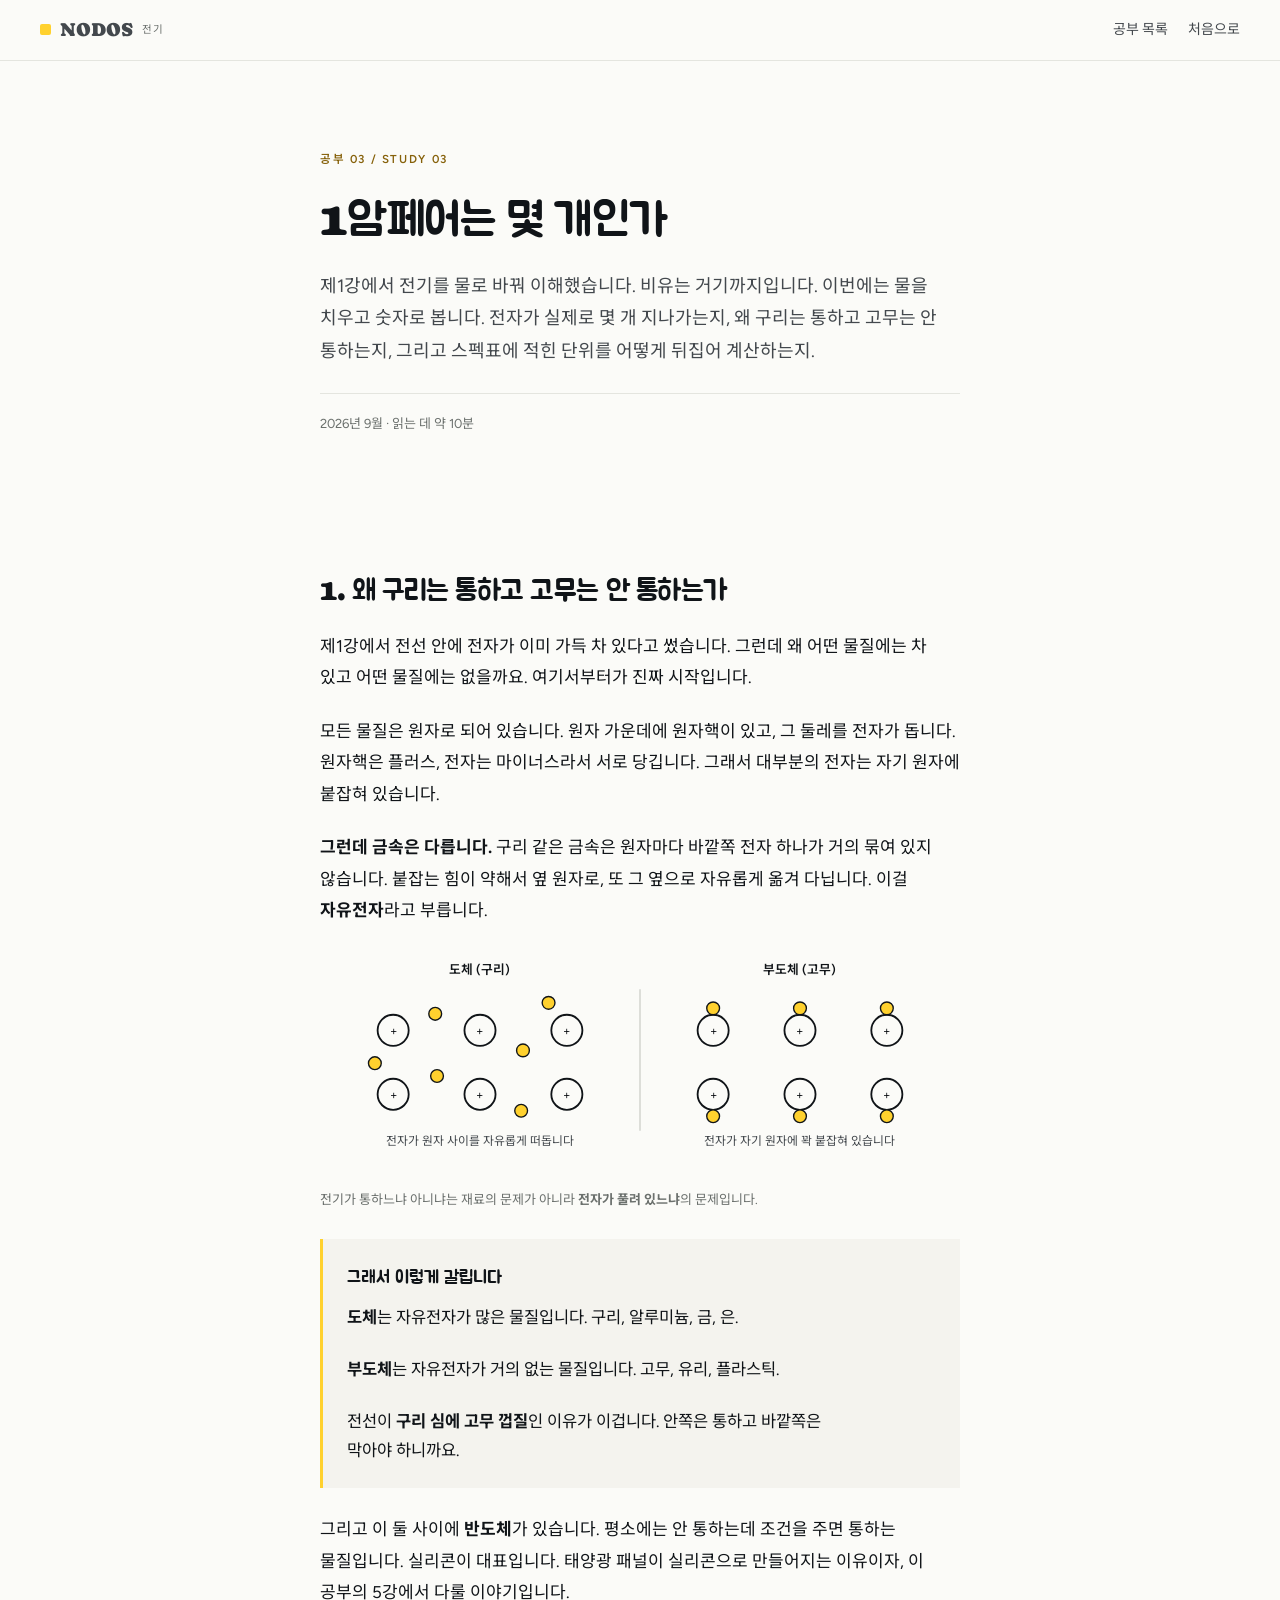
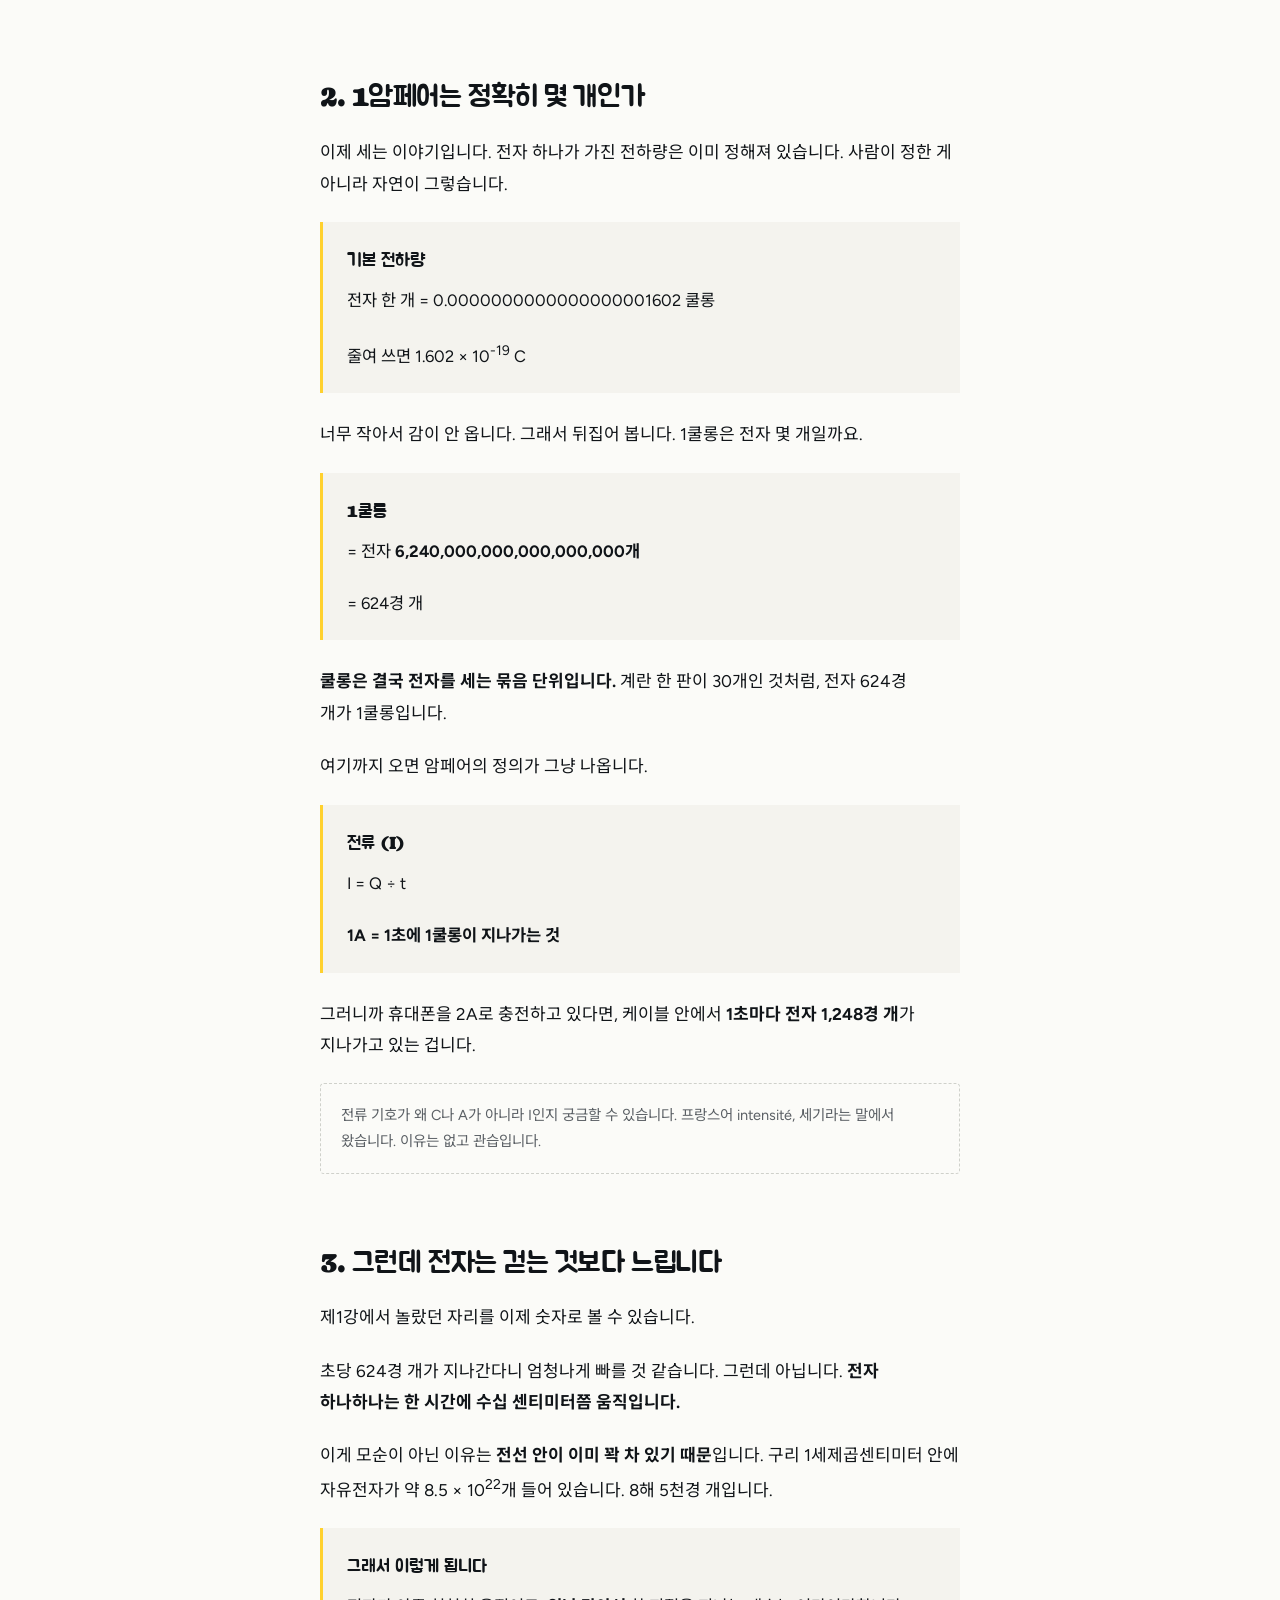
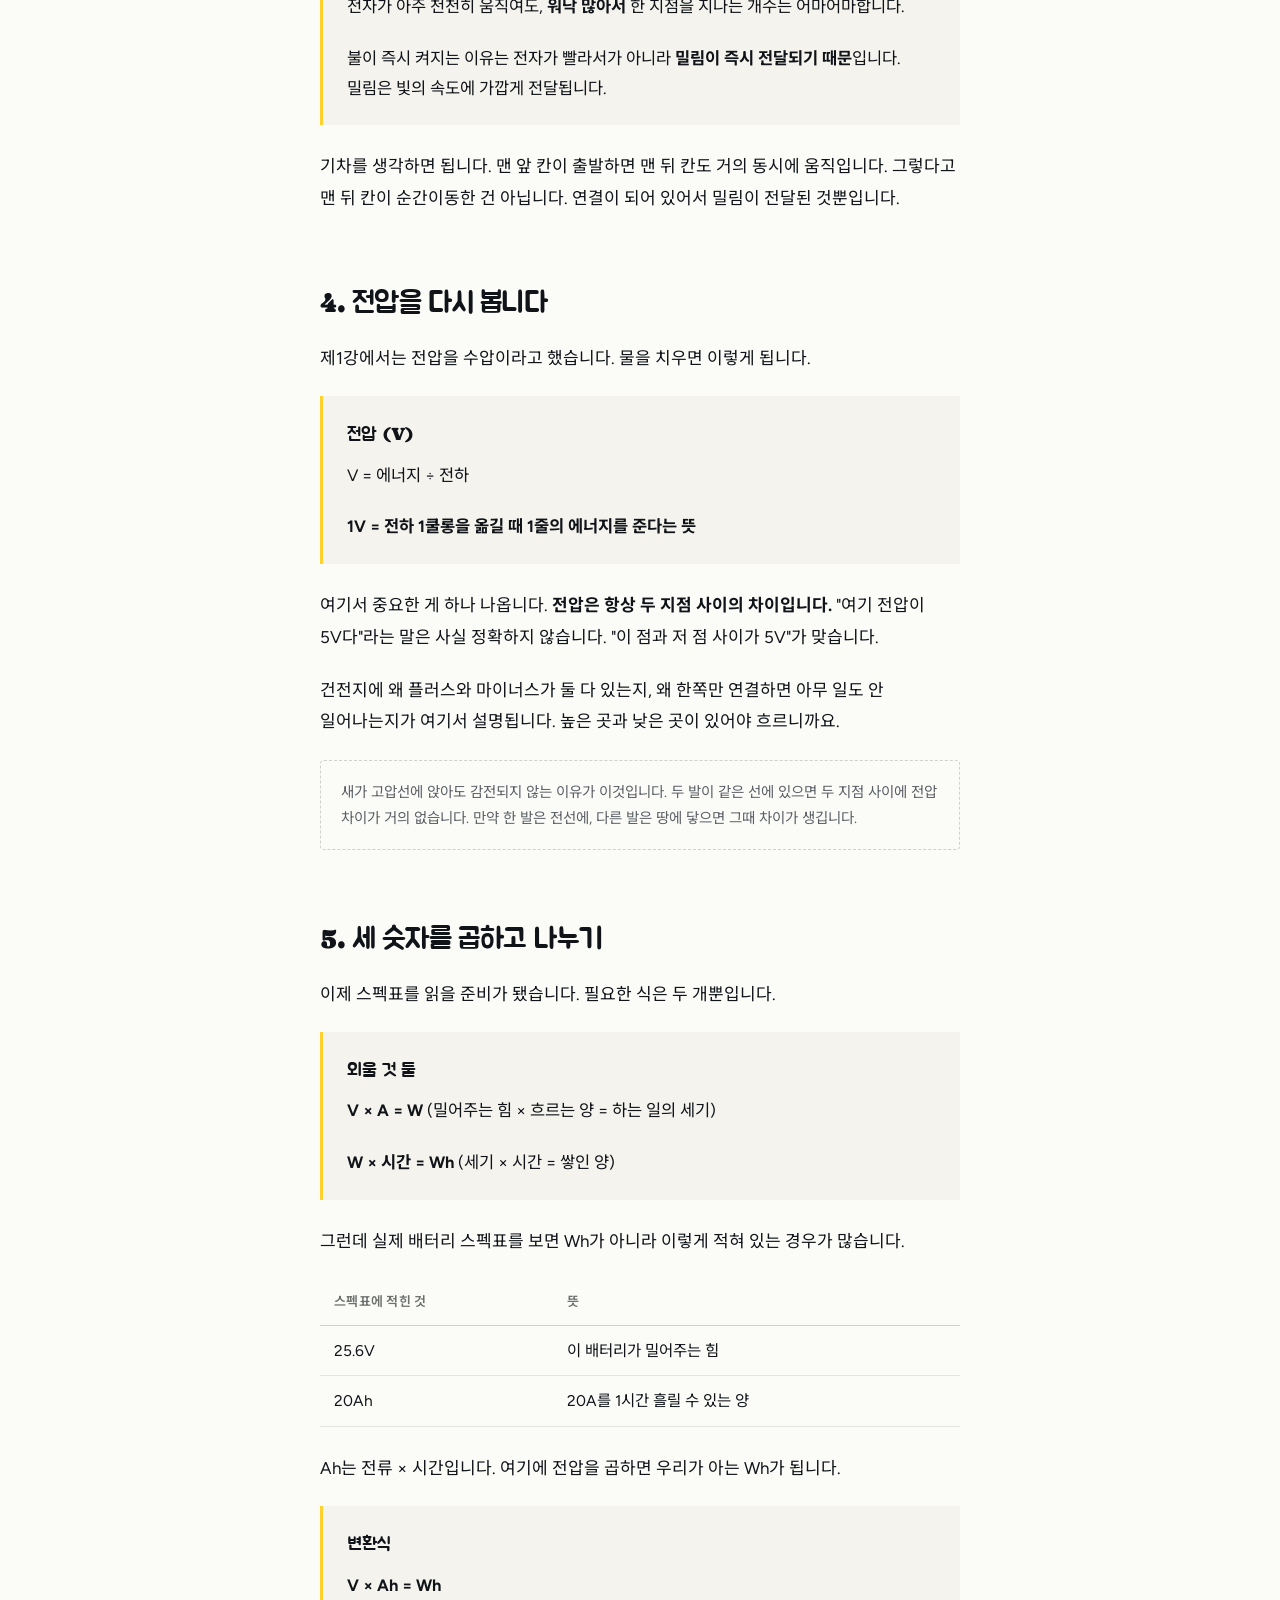
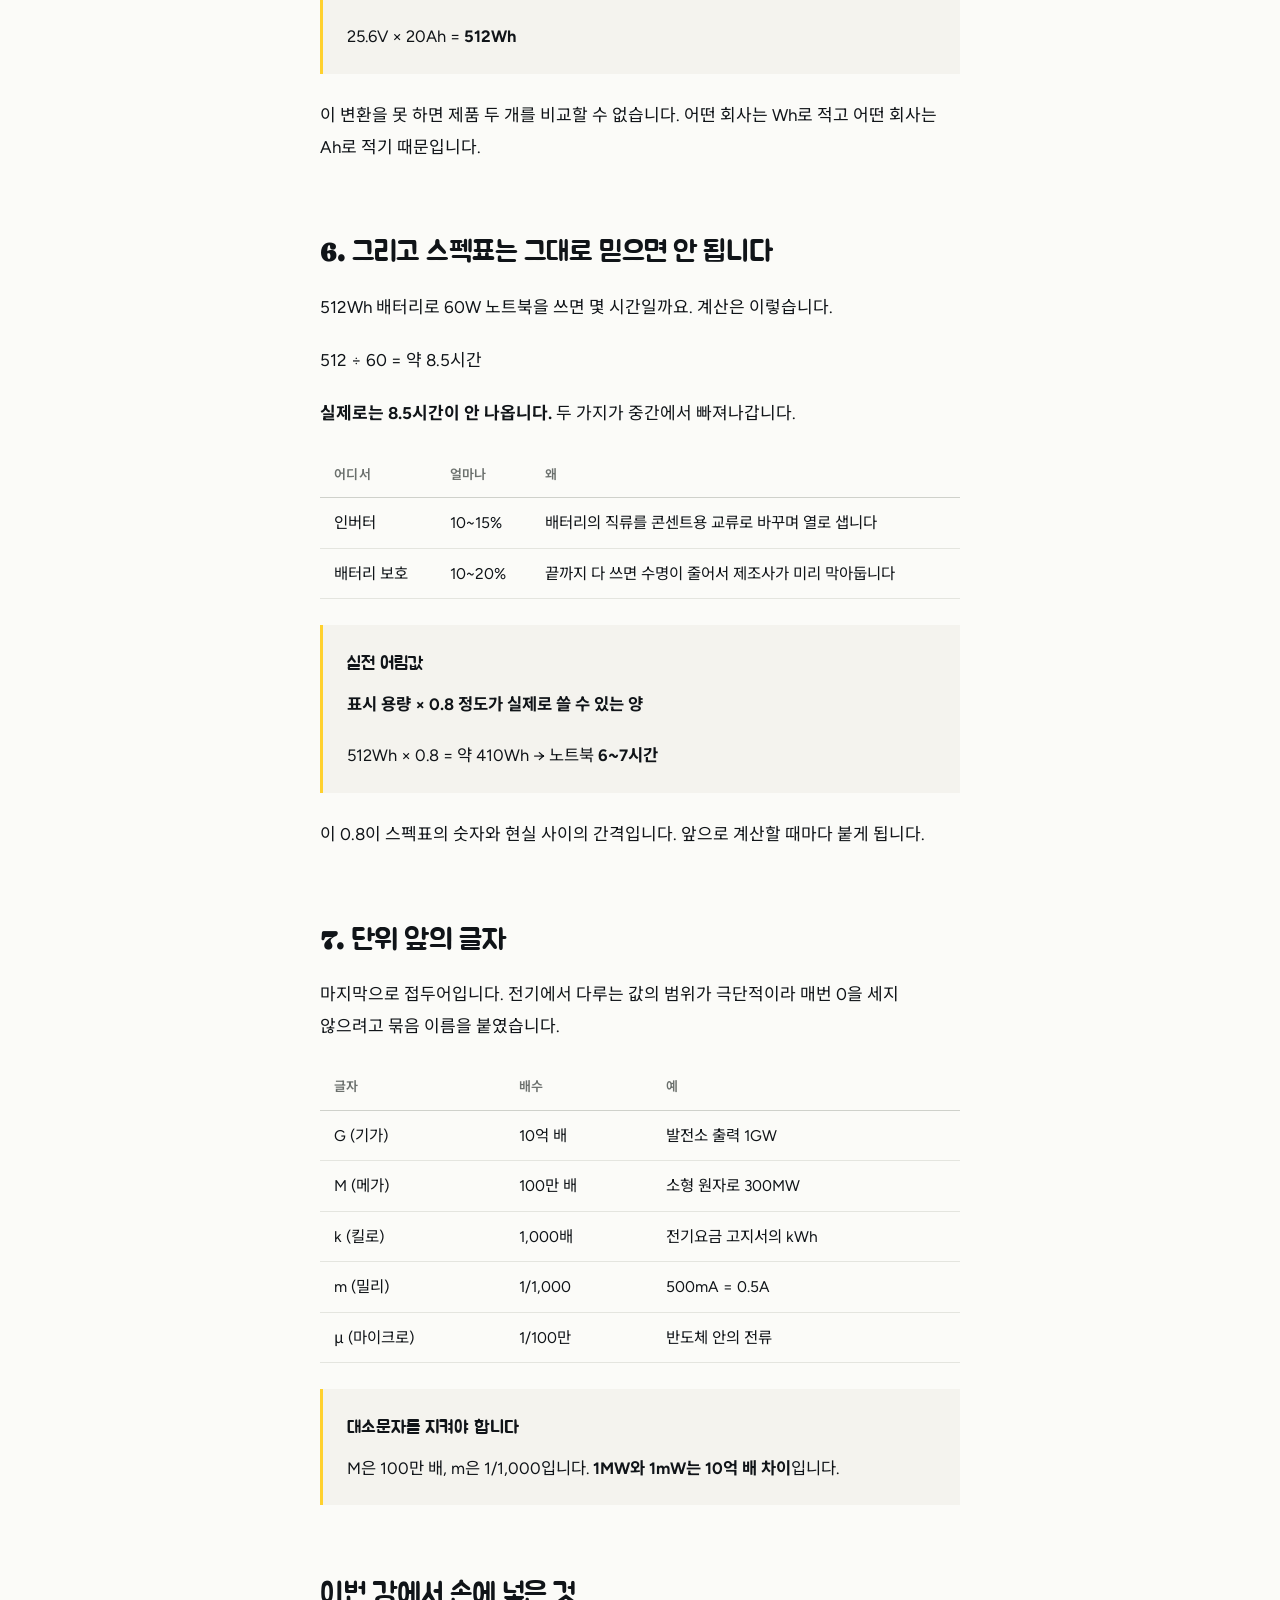
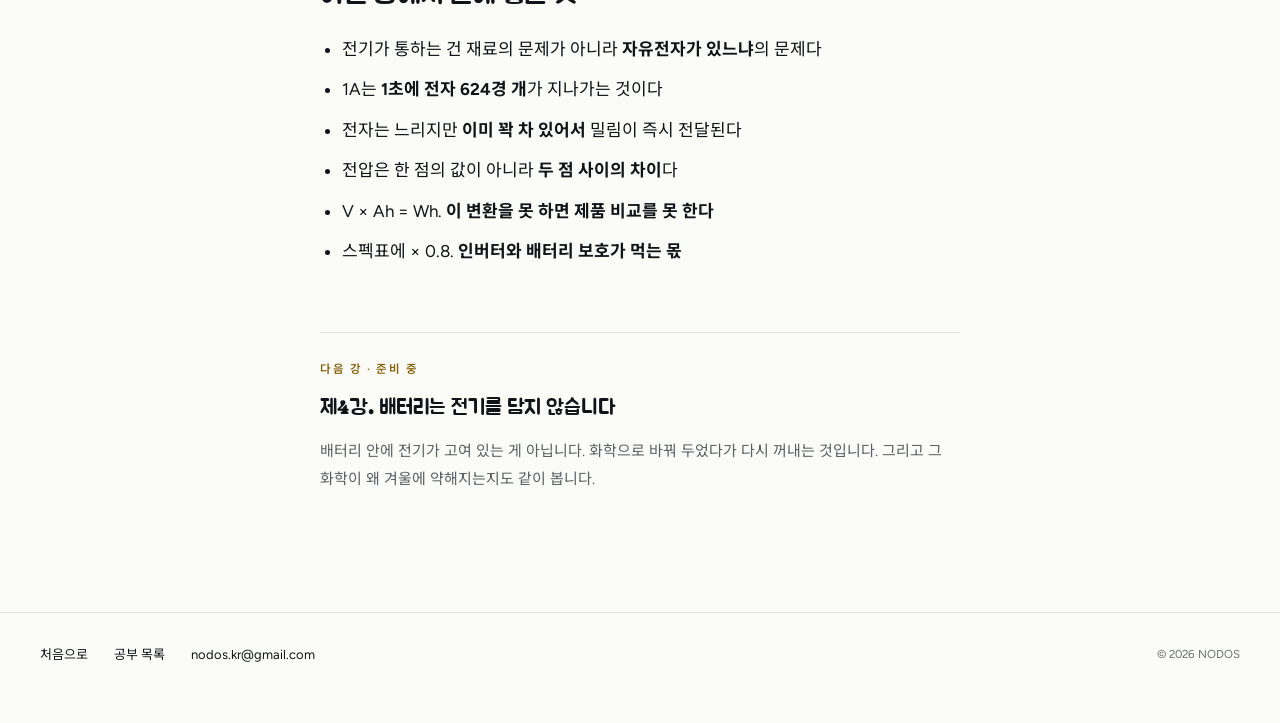
<file: study/03.html>
<!DOCTYPE html>
<html lang="ko">
<head>
<meta charset="utf-8">
<meta name="viewport" content="width=device-width, initial-scale=1">
<title>제3강. 1암페어는 몇 개인가 · NODOS 공부</title>
<meta name="description" content="전류와 전압과 전력을 물 비유가 아니라 숫자로 다시 봅니다. 1암페어가 전자 몇 개인지, 왜 자유전자가 있는 물질만 전기를 통하는지.">
<link rel="preconnect" href="https://fonts.googleapis.com">
<link rel="preconnect" href="https://fonts.gstatic.com" crossorigin>
<link rel="stylesheet" href="https://fonts.googleapis.com/css2?family=Caprasimo&family=Figtree:wght@400;600;700&family=Jua&family=Noto+Sans+KR:wght@400;500;700&display=swap">
<link rel="stylesheet" href="study.css">
</head>
<body>

<nav>
  <div class="wrap">
    <a class="logo" href="../index.html"><span class="dot"></span>NODOS<span class="latin">전기</span></a>
    <a href="index.html">공부 목록</a>
    <a href="../index.html">처음으로</a>
  </div>
</nav>

<header class="head">
  <div class="wrap">
    <span class="kicker">공부 03 / STUDY 03</span>
    <h1>1암페어는 몇 개인가</h1>
    <p class="standfirst">제1강에서 전기를 물로 바꿔 이해했습니다. 비유는 거기까지입니다. 이번에는 물을 치우고 숫자로 봅니다. 전자가 실제로 몇 개 지나가는지, 왜 구리는 통하고 고무는 안 통하는지, 그리고 스펙표에 적힌 단위를 어떻게 뒤집어 계산하는지.</p>
    <p class="byline">2026년 9월 · 읽는 데 약 10분</p>
  </div>
</header>

<article>
<div class="wrap">

  <h2>1. 왜 구리는 통하고 고무는 안 통하는가</h2>

  <p>제1강에서 전선 안에 전자가 이미 가득 차 있다고 썼습니다. 그런데 왜 어떤 물질에는 차 있고 어떤 물질에는 없을까요. 여기서부터가 진짜 시작입니다.</p>

  <p>모든 물질은 원자로 되어 있습니다. 원자 가운데에 원자핵이 있고, 그 둘레를 전자가 돕니다. 원자핵은 플러스, 전자는 마이너스라서 서로 당깁니다. 그래서 대부분의 전자는 자기 원자에 붙잡혀 있습니다.</p>

  <p><strong>그런데 금속은 다릅니다.</strong> 구리 같은 금속은 원자마다 바깥쪽 전자 하나가 거의 묶여 있지 않습니다. 붙잡는 힘이 약해서 옆 원자로, 또 그 옆으로 자유롭게 옮겨 다닙니다. 이걸 <strong>자유전자</strong>라고 부릅니다.</p>

  <figure>
    <svg viewBox="0 0 700 250" role="img" aria-label="도체와 부도체의 차이. 구리 원자들 사이에는 자유전자가 떠다니고, 고무 원자에서는 전자가 원자에 붙잡혀 있다">
      <!-- 도체 -->
      <text x="175" y="28" text-anchor="middle" font-family="Figtree, 'Noto Sans KR', sans-serif" font-size="14" font-weight="600" fill="#101418">도체 (구리)</text>
      <g stroke="#101418" stroke-width="2" fill="none">
        <circle cx="80" cy="90" r="17"/><circle cx="175" cy="90" r="17"/><circle cx="270" cy="90" r="17"/>
        <circle cx="80" cy="160" r="17"/><circle cx="175" cy="160" r="17"/><circle cx="270" cy="160" r="17"/>
      </g>
      <g fill="#101418" font-family="Figtree, sans-serif" font-size="13" text-anchor="middle">
        <text x="80" y="95">+</text><text x="175" y="95">+</text><text x="270" y="95">+</text>
        <text x="80" y="165">+</text><text x="175" y="165">+</text><text x="270" y="165">+</text>
      </g>
      <g fill="#ffd12e" stroke="#101418" stroke-width="1.5">
        <circle cx="126" cy="72" r="7"/><circle cx="222" cy="112" r="7"/><circle cx="128" cy="140" r="7"/>
        <circle cx="220" cy="178" r="7"/><circle cx="60" cy="126" r="7"/><circle cx="250" cy="60" r="7"/>
      </g>
      <text x="175" y="215" text-anchor="middle" font-family="Figtree, 'Noto Sans KR', sans-serif" font-size="13" fill="#43484d">전자가 원자 사이를 자유롭게 떠돕니다</text>

      <line x1="350" y1="45" x2="350" y2="200" stroke="#cfd1cb" stroke-width="1.5"/>

      <!-- 부도체 -->
      <text x="525" y="28" text-anchor="middle" font-family="Figtree, 'Noto Sans KR', sans-serif" font-size="14" font-weight="600" fill="#101418">부도체 (고무)</text>
      <g stroke="#101418" stroke-width="2" fill="none">
        <circle cx="430" cy="90" r="17"/><circle cx="525" cy="90" r="17"/><circle cx="620" cy="90" r="17"/>
        <circle cx="430" cy="160" r="17"/><circle cx="525" cy="160" r="17"/><circle cx="620" cy="160" r="17"/>
      </g>
      <g fill="#101418" font-family="Figtree, sans-serif" font-size="13" text-anchor="middle">
        <text x="430" y="95">+</text><text x="525" y="95">+</text><text x="620" y="95">+</text>
        <text x="430" y="165">+</text><text x="525" y="165">+</text><text x="620" y="165">+</text>
      </g>
      <g fill="#ffd12e" stroke="#101418" stroke-width="1.5">
        <circle cx="430" cy="66" r="7"/><circle cx="525" cy="66" r="7"/><circle cx="620" cy="66" r="7"/>
        <circle cx="430" cy="184" r="7"/><circle cx="525" cy="184" r="7"/><circle cx="620" cy="184" r="7"/>
      </g>
      <text x="525" y="215" text-anchor="middle" font-family="Figtree, 'Noto Sans KR', sans-serif" font-size="13" fill="#43484d">전자가 자기 원자에 꽉 붙잡혀 있습니다</text>
    </svg>
    <figcaption>전기가 통하느냐 아니냐는 재료의 문제가 아니라 <strong>전자가 풀려 있느냐</strong>의 문제입니다.</figcaption>
  </figure>

  <div class="key">
    <span class="t">그래서 이렇게 갈립니다</span>
    <p><strong>도체</strong>는 자유전자가 많은 물질입니다. 구리, 알루미늄, 금, 은.</p>
    <p><strong>부도체</strong>는 자유전자가 거의 없는 물질입니다. 고무, 유리, 플라스틱.</p>
    <p>전선이 <strong>구리 심에 고무 껍질</strong>인 이유가 이겁니다. 안쪽은 통하고 바깥쪽은 막아야 하니까요.</p>
  </div>

  <p>그리고 이 둘 사이에 <strong>반도체</strong>가 있습니다. 평소에는 안 통하는데 조건을 주면 통하는 물질입니다. 실리콘이 대표입니다. 태양광 패널이 실리콘으로 만들어지는 이유이자, 이 공부의 5강에서 다룰 이야기입니다.</p>

  <h2>2. 1암페어는 정확히 몇 개인가</h2>

  <p>이제 세는 이야기입니다. 전자 하나가 가진 전하량은 이미 정해져 있습니다. 사람이 정한 게 아니라 자연이 그렇습니다.</p>

  <div class="key">
    <span class="t">기본 전하량</span>
    <p>전자 한 개 = 0.0000000000000000001602 쿨롱</p>
    <p>줄여 쓰면 1.602 × 10<sup>-19</sup> C</p>
  </div>

  <p>너무 작아서 감이 안 옵니다. 그래서 뒤집어 봅니다. 1쿨롱은 전자 몇 개일까요.</p>

  <div class="key">
    <span class="t">1쿨롱</span>
    <p>= 전자 <strong>6,240,000,000,000,000,000개</strong></p>
    <p>= 624경 개</p>
  </div>

  <p><strong>쿨롱은 결국 전자를 세는 묶음 단위입니다.</strong> 계란 한 판이 30개인 것처럼, 전자 624경 개가 1쿨롱입니다.</p>

  <p>여기까지 오면 암페어의 정의가 그냥 나옵니다.</p>

  <div class="key">
    <span class="t">전류 (I)</span>
    <p>I = Q ÷ t</p>
    <p><strong>1A = 1초에 1쿨롱이 지나가는 것</strong></p>
  </div>

  <p>그러니까 휴대폰을 2A로 충전하고 있다면, 케이블 안에서 <strong>1초마다 전자 1,248경 개</strong>가 지나가고 있는 겁니다.</p>

  <div class="aside">
    <p>전류 기호가 왜 C나 A가 아니라 I인지 궁금할 수 있습니다. 프랑스어 intensité, 세기라는 말에서 왔습니다. 이유는 없고 관습입니다.</p>
  </div>

  <h2>3. 그런데 전자는 걷는 것보다 느립니다</h2>

  <p>제1강에서 놀랐던 자리를 이제 숫자로 볼 수 있습니다.</p>

  <p>초당 624경 개가 지나간다니 엄청나게 빠를 것 같습니다. 그런데 아닙니다. <strong>전자 하나하나는 한 시간에 수십 센티미터쯤 움직입니다.</strong></p>

  <p>이게 모순이 아닌 이유는 <strong>전선 안이 이미 꽉 차 있기 때문</strong>입니다. 구리 1세제곱센티미터 안에 자유전자가 약 8.5 × 10<sup>22</sup>개 들어 있습니다. 8해 5천경 개입니다.</p>

  <div class="key">
    <span class="t">그래서 이렇게 됩니다</span>
    <p>전자가 아주 천천히 움직여도, <strong>워낙 많아서</strong> 한 지점을 지나는 개수는 어마어마합니다.</p>
    <p>불이 즉시 켜지는 이유는 전자가 빨라서가 아니라 <strong>밀림이 즉시 전달되기 때문</strong>입니다. 밀림은 빛의 속도에 가깝게 전달됩니다.</p>
  </div>

  <p>기차를 생각하면 됩니다. 맨 앞 칸이 출발하면 맨 뒤 칸도 거의 동시에 움직입니다. 그렇다고 맨 뒤 칸이 순간이동한 건 아닙니다. 연결이 되어 있어서 밀림이 전달된 것뿐입니다.</p>

  <h2>4. 전압을 다시 봅니다</h2>

  <p>제1강에서는 전압을 수압이라고 했습니다. 물을 치우면 이렇게 됩니다.</p>

  <div class="key">
    <span class="t">전압 (V)</span>
    <p>V = 에너지 ÷ 전하</p>
    <p><strong>1V = 전하 1쿨롱을 옮길 때 1줄의 에너지를 준다는 뜻</strong></p>
  </div>

  <p>여기서 중요한 게 하나 나옵니다. <strong>전압은 항상 두 지점 사이의 차이입니다.</strong> "여기 전압이 5V다"라는 말은 사실 정확하지 않습니다. "이 점과 저 점 사이가 5V"가 맞습니다.</p>

  <p>건전지에 왜 플러스와 마이너스가 둘 다 있는지, 왜 한쪽만 연결하면 아무 일도 안 일어나는지가 여기서 설명됩니다. 높은 곳과 낮은 곳이 있어야 흐르니까요.</p>

  <div class="aside">
    <p>새가 고압선에 앉아도 감전되지 않는 이유가 이것입니다. 두 발이 같은 선에 있으면 두 지점 사이에 전압 차이가 거의 없습니다. 만약 한 발은 전선에, 다른 발은 땅에 닿으면 그때 차이가 생깁니다.</p>
  </div>

  <h2>5. 세 숫자를 곱하고 나누기</h2>

  <p>이제 스펙표를 읽을 준비가 됐습니다. 필요한 식은 두 개뿐입니다.</p>

  <div class="key">
    <span class="t">외울 것 둘</span>
    <p><strong>V × A = W</strong> (밀어주는 힘 × 흐르는 양 = 하는 일의 세기)</p>
    <p><strong>W × 시간 = Wh</strong> (세기 × 시간 = 쌓인 양)</p>
  </div>

  <p>그런데 실제 배터리 스펙표를 보면 Wh가 아니라 이렇게 적혀 있는 경우가 많습니다.</p>

  <div class="tw">
  <table>
    <thead><tr><th>스펙표에 적힌 것</th><th>뜻</th></tr></thead>
    <tbody>
      <tr><td>25.6V</td><td>이 배터리가 밀어주는 힘</td></tr>
      <tr><td>20Ah</td><td>20A를 1시간 흘릴 수 있는 양</td></tr>
    </tbody>
  </table>
  </div>

  <p>Ah는 전류 × 시간입니다. 여기에 전압을 곱하면 우리가 아는 Wh가 됩니다.</p>

  <div class="key">
    <span class="t">변환식</span>
    <p><strong>V × Ah = Wh</strong></p>
    <p>25.6V × 20Ah = <strong>512Wh</strong></p>
  </div>

  <p>이 변환을 못 하면 제품 두 개를 비교할 수 없습니다. 어떤 회사는 Wh로 적고 어떤 회사는 Ah로 적기 때문입니다.</p>

  <h2>6. 그리고 스펙표는 그대로 믿으면 안 됩니다</h2>

  <p>512Wh 배터리로 60W 노트북을 쓰면 몇 시간일까요. 계산은 이렇습니다.</p>

  <p>512 ÷ 60 = 약 8.5시간</p>

  <p><strong>실제로는 8.5시간이 안 나옵니다.</strong> 두 가지가 중간에서 빠져나갑니다.</p>

  <div class="tw">
  <table>
    <thead><tr><th>어디서</th><th>얼마나</th><th>왜</th></tr></thead>
    <tbody>
      <tr><td>인버터</td><td>10~15%</td><td>배터리의 직류를 콘센트용 교류로 바꾸며 열로 샙니다</td></tr>
      <tr><td>배터리 보호</td><td>10~20%</td><td>끝까지 다 쓰면 수명이 줄어서 제조사가 미리 막아둡니다</td></tr>
    </tbody>
  </table>
  </div>

  <div class="key">
    <span class="t">실전 어림값</span>
    <p><strong>표시 용량 × 0.8 정도가 실제로 쓸 수 있는 양</strong></p>
    <p>512Wh × 0.8 = 약 410Wh → 노트북 <strong>6~7시간</strong></p>
  </div>

  <p>이 0.8이 스펙표의 숫자와 현실 사이의 간격입니다. 앞으로 계산할 때마다 붙게 됩니다.</p>

  <h2>7. 단위 앞의 글자</h2>

  <p>마지막으로 접두어입니다. 전기에서 다루는 값의 범위가 극단적이라 매번 0을 세지 않으려고 묶음 이름을 붙였습니다.</p>

  <div class="tw">
  <table>
    <thead><tr><th>글자</th><th>배수</th><th>예</th></tr></thead>
    <tbody>
      <tr><td>G (기가)</td><td>10억 배</td><td>발전소 출력 1GW</td></tr>
      <tr><td>M (메가)</td><td>100만 배</td><td>소형 원자로 300MW</td></tr>
      <tr><td>k (킬로)</td><td>1,000배</td><td>전기요금 고지서의 kWh</td></tr>
      <tr><td>m (밀리)</td><td>1/1,000</td><td>500mA = 0.5A</td></tr>
      <tr><td>μ (마이크로)</td><td>1/100만</td><td>반도체 안의 전류</td></tr>
    </tbody>
  </table>
  </div>

  <div class="key">
    <span class="t">대소문자를 지켜야 합니다</span>
    <p>M은 100만 배, m은 1/1,000입니다. <strong>1MW와 1mW는 10억 배 차이</strong>입니다.</p>
  </div>

  <h2>이번 강에서 손에 넣은 것</h2>

  <ul>
    <li>전기가 통하는 건 재료의 문제가 아니라 <strong>자유전자가 있느냐</strong>의 문제다</li>
    <li>1A는 <strong>1초에 전자 624경 개</strong>가 지나가는 것이다</li>
    <li>전자는 느리지만 <strong>이미 꽉 차 있어서</strong> 밀림이 즉시 전달된다</li>
    <li>전압은 한 점의 값이 아니라 <strong>두 점 사이의 차이</strong>다</li>
    <li>V × Ah = Wh. <strong>이 변환을 못 하면 제품 비교를 못 한다</strong></li>
    <li>스펙표에 × 0.8. <strong>인버터와 배터리 보호가 먹는 몫</strong></li>
  </ul>

  <div class="next">
    <span class="k">다음 강 · 준비 중</span>
    <a href="index.html">제4강. 배터리는 전기를 담지 않습니다</a>
    <p style="margin-top:14px;font-size:15px;color:var(--ink-3)">배터리 안에 전기가 고여 있는 게 아닙니다. 화학으로 바꿔 두었다가 다시 꺼내는 것입니다. 그리고 그 화학이 왜 겨울에 약해지는지도 같이 봅니다.</p>
  </div>

</div>
</article>

<footer>
  <div class="wrap">
    <a href="../index.html">처음으로</a>
    <a href="index.html">공부 목록</a>
    <a href="mailto:nodos.kr@gmail.com">nodos.kr@gmail.com</a>
    <span class="sp">© 2026 NODOS</span>
  </div>
</footer>

</body>
</html>
</file>
<file: study/study.css>
/* NODOS 전기 공부. 본문 읽기용 결. 메인 페이지와 같은 토큰을 쓴다 */
:root{
  --bg:#fbfbf8;
  --ink:#101418;
  --ink-2:#43484d;
  --ink-3:#5b6065;
  --ink-4:#6b706d;
  --line:#e4e5df;
  --line-2:#cfd1cb;
  --gold:#86610a;
  --yellow:#ffd12e;
  --yellow-soft:#ffd94a;
  --dark:#101418;
  --tint:#f4f3ee;
  --display:'Caprasimo','Jua',system-ui,sans-serif;
  --sans:'Figtree','Noto Sans KR',system-ui,-apple-system,sans-serif;
  --pad:clamp(20px,5vw,40px);
  --w:720px;
}

*{box-sizing:border-box}
html{scroll-behavior:smooth;-webkit-text-size-adjust:100%}
body{
  margin:0;background:var(--bg);color:var(--ink);
  font-family:var(--sans);font-size:17px;line-height:1.85;
  text-wrap:pretty;word-break:keep-all;-webkit-font-smoothing:antialiased;
}
h1,h2,h3,h4{font-family:var(--display);font-weight:400;letter-spacing:-.015em;margin:0}
p{margin:0 0 22px}
a{color:var(--ink)}
a:hover{color:var(--gold)}
::selection{background:var(--yellow-soft)}
:focus-visible{outline:2px solid var(--ink);outline-offset:3px}

.wrap{max-width:var(--w);margin:0 auto;padding:0 var(--pad)}

/* 상단 */
nav{border-bottom:1px solid var(--line);background:rgba(251,251,248,.92);position:sticky;top:0;z-index:20;backdrop-filter:blur(10px)}
nav .wrap{max-width:1280px;height:60px;display:flex;align-items:center;gap:20px}
.logo{display:flex;align-items:center;gap:9px;margin-right:auto;font-family:var(--display);font-size:19px;text-decoration:none;white-space:nowrap}
.dot{width:11px;height:11px;background:var(--yellow);border-radius:2px}
.latin{font-family:var(--sans);font-size:10.5px;letter-spacing:.1em;color:var(--ink-4)}
nav a{font-size:14px;color:var(--ink-2);text-decoration:none;white-space:nowrap}

/* 머리 */
header.head{padding:clamp(48px,8vw,88px) 0 clamp(28px,4vw,44px)}
.kicker{display:block;font-size:11.5px;font-weight:600;letter-spacing:.14em;text-transform:uppercase;color:var(--gold);margin-bottom:20px}
h1{font-size:clamp(30px,5.2vw,46px);line-height:1.3;margin-bottom:20px}
.standfirst{font-size:18px;line-height:1.8;color:var(--ink-2);margin:0}
.byline{margin-top:26px;padding-top:18px;border-top:1px solid var(--line);font-size:13px;color:var(--ink-4)}

/* 본문 */
article{padding-bottom:clamp(56px,8vw,96px)}
h2{font-size:clamp(22px,3.4vw,29px);line-height:1.4;margin:clamp(44px,6vw,68px) 0 20px}
h3{font-size:19px;line-height:1.5;margin:34px 0 14px}
article ul,article ol{margin:0 0 22px;padding-left:22px}
article li{margin-bottom:9px}
strong{font-weight:700}

/* 표 */
.tw{overflow-x:auto;margin:0 0 26px}
table{border-collapse:collapse;width:100%;min-width:420px;font-size:15.5px}
th,td{text-align:left;padding:12px 14px;border-bottom:1px solid var(--line);vertical-align:top;line-height:1.65}
th{font-weight:600;font-size:13px;letter-spacing:.02em;color:var(--ink-4);border-bottom:1px solid var(--line-2)}

/* 강조 상자 */
.key{
  margin:0 0 26px;padding:22px 24px;
  background:var(--tint);border-left:3px solid var(--yellow);
  font-size:16.5px;line-height:1.8;
}
.key p:last-child{margin-bottom:0}
.key .t{display:block;font-family:var(--display);font-size:18px;margin-bottom:10px}

.aside{
  margin:0 0 26px;padding:18px 20px;
  border:1px dashed var(--line-2);border-radius:4px;
  font-size:14.5px;line-height:1.8;color:var(--ink-3);
}
.aside p:last-child{margin-bottom:0}

/* 비유 그림 */
figure{margin:0 0 28px}
figure svg{display:block;width:100%;height:auto}
figcaption{margin-top:12px;font-size:13px;line-height:1.7;color:var(--ink-4)}

/* 목록 페이지 */
.lessons{list-style:none;margin:0;padding:0}
.lessons li{border-top:1px solid var(--line);padding:20px 0;display:grid;grid-template-columns:56px 1fr;gap:4px 18px;align-items:baseline}
.lessons li:last-child{border-bottom:1px solid var(--line)}
.lessons .no{font-family:var(--display);font-size:17px;color:var(--gold)}
.lessons .ti{font-size:18px;font-weight:600;text-decoration:none}
.lessons .ti:hover{text-decoration:underline;text-underline-offset:4px}
.lessons .de{grid-column:2;font-size:14.5px;line-height:1.75;color:var(--ink-3)}
.lessons .soon{grid-column:2;font-size:12px;letter-spacing:.06em;color:var(--ink-4)}
.lessons li.todo .ti{color:var(--ink-4);font-weight:400}
.part{font-family:var(--display);font-size:15px;color:var(--ink);margin:38px 0 8px}
.part:first-of-type{margin-top:0}

/* 다음 */
.next{margin-top:clamp(44px,6vw,64px);padding-top:26px;border-top:1px solid var(--line)}
.next .k{display:block;font-size:11.5px;font-weight:600;letter-spacing:.14em;text-transform:uppercase;color:var(--gold);margin-bottom:12px}
.next a{font-family:var(--display);font-size:21px;text-decoration:none;line-height:1.45}
.next a:hover{text-decoration:underline;text-underline-offset:5px}

footer{border-top:1px solid var(--line);padding:30px 0 56px;font-size:13px;color:var(--ink-4)}
footer .wrap{max-width:1280px;display:flex;flex-wrap:wrap;gap:12px 26px;align-items:center}
footer a{text-decoration:none}
footer .sp{margin-left:auto;font-size:11.5px}

@media (max-width:520px){
  body{font-size:16px}
  .lessons li{grid-template-columns:1fr}
  .lessons .de,.lessons .soon{grid-column:1}
}

/* ── 제2강 문답 기록용 ───────────────────────────── */
.qa-item{margin:clamp(40px,6vw,64px) 0 0}
.q{
  display:grid;grid-template-columns:30px 1fr;gap:0 14px;align-items:start;
  padding:18px 20px 18px 16px;background:var(--tint);border-radius:6px;
}
.q .mark{font-family:var(--display);font-size:20px;color:var(--gold);line-height:1.3}
.q p{margin:0;font-size:17px;line-height:1.7;font-weight:600}
.a{padding-top:22px}
.a > :last-child{margin-bottom:0}

.fix{
  margin:0 0 26px;padding:20px 22px;border-radius:6px;
  background:#fdf6e8;border:1px solid #ecd9b0;
  font-size:15.5px;line-height:1.8;
}
.fix .t{display:block;font-family:var(--display);font-size:17px;color:var(--warn);margin-bottom:10px}
.fix p:last-child{margin-bottom:0}

.demo{
  margin:0 0 28px;padding:20px;border:1px solid var(--line);border-radius:6px;background:#fff;
}
.demo canvas{display:block;width:100%;height:170px;border-radius:4px;background:#fbfbf8}
.demo .ctl{display:flex;gap:10px;align-items:center;flex-wrap:wrap;margin-top:14px}
.demo button{
  font:inherit;font-size:14px;font-weight:600;padding:9px 16px;border-radius:4px;
  border:1px solid var(--ink);background:var(--bg);color:var(--ink);cursor:pointer;
}
.demo button[aria-pressed="true"]{background:var(--ink);color:var(--bg)}
.demo .state{font-size:13.5px;color:var(--ink-3)}
.demo figcaption{margin-top:12px;font-size:13px;line-height:1.7;color:var(--ink-4)}

.grid2{display:grid;grid-template-columns:repeat(auto-fit,minmax(240px,1fr));gap:20px;margin:0 0 26px}
.grid2 figure{margin:0}
.grid2 figcaption{margin-top:10px;font-size:13.5px;text-align:center;color:var(--ink-3)}

.tl{list-style:none;margin:0 0 26px;padding:0}
.tl li{display:grid;grid-template-columns:74px 1fr;gap:4px 16px;padding:14px 0;border-top:1px solid var(--line)}
.tl li:last-child{border-bottom:1px solid var(--line)}
.tl .yr{font-family:var(--display);font-size:16px;color:var(--gold)}
.tl b{display:block;font-size:16px;margin-bottom:3px}
.tl span.d{grid-column:2;font-size:14.5px;line-height:1.75;color:var(--ink-3)}

@keyframes orbit-spin{to{transform:rotate(360deg)}}
.spin{transform-origin:125px 125px;animation:orbit-spin 14s linear infinite}
.spin.s2{animation-duration:20s;animation-direction:reverse}
.spin.s3{animation-duration:28s}
.spin.s4{animation-duration:36s;animation-direction:reverse}
@keyframes bond-break{0%,55%{opacity:1}65%,100%{opacity:.12}}
@keyframes freed{0%,55%{transform:translate(0,0);opacity:.9}100%{transform:translate(46px,-30px);opacity:0}}
@keyframes ray{0%{stroke-dashoffset:60}100%{stroke-dashoffset:0}}
.rayline{stroke-dasharray:8 8;animation:ray 1s linear infinite}
@keyframes flow{to{stroke-dashoffset:-40}}
.flowline{stroke-dasharray:9 13;animation:flow 1.3s linear infinite}

@media (max-width:520px){
  .q{grid-template-columns:24px 1fr;gap:0 10px;padding:15px 14px}
  .q .mark{font-size:17px}
  .q p{font-size:16px}
  .tl li{grid-template-columns:1fr}
  .tl span.d{grid-column:1}
}

/* 문답 사이를 잇는 서술 */
.bridge{
  margin:clamp(34px,5vw,52px) 0 0;padding:0 0 0 18px;
  border-left:3px solid var(--line-2);
  font-size:16px;line-height:1.85;color:var(--ink-2);
}
.bridge p{margin:0 0 16px}
.bridge p:last-child{margin-bottom:0}
.bridge + .qa-item{margin-top:clamp(28px,4vw,40px)}
.lead{font-size:16.5px;line-height:1.85;color:var(--ink-2);margin:0 0 24px}
</file>
